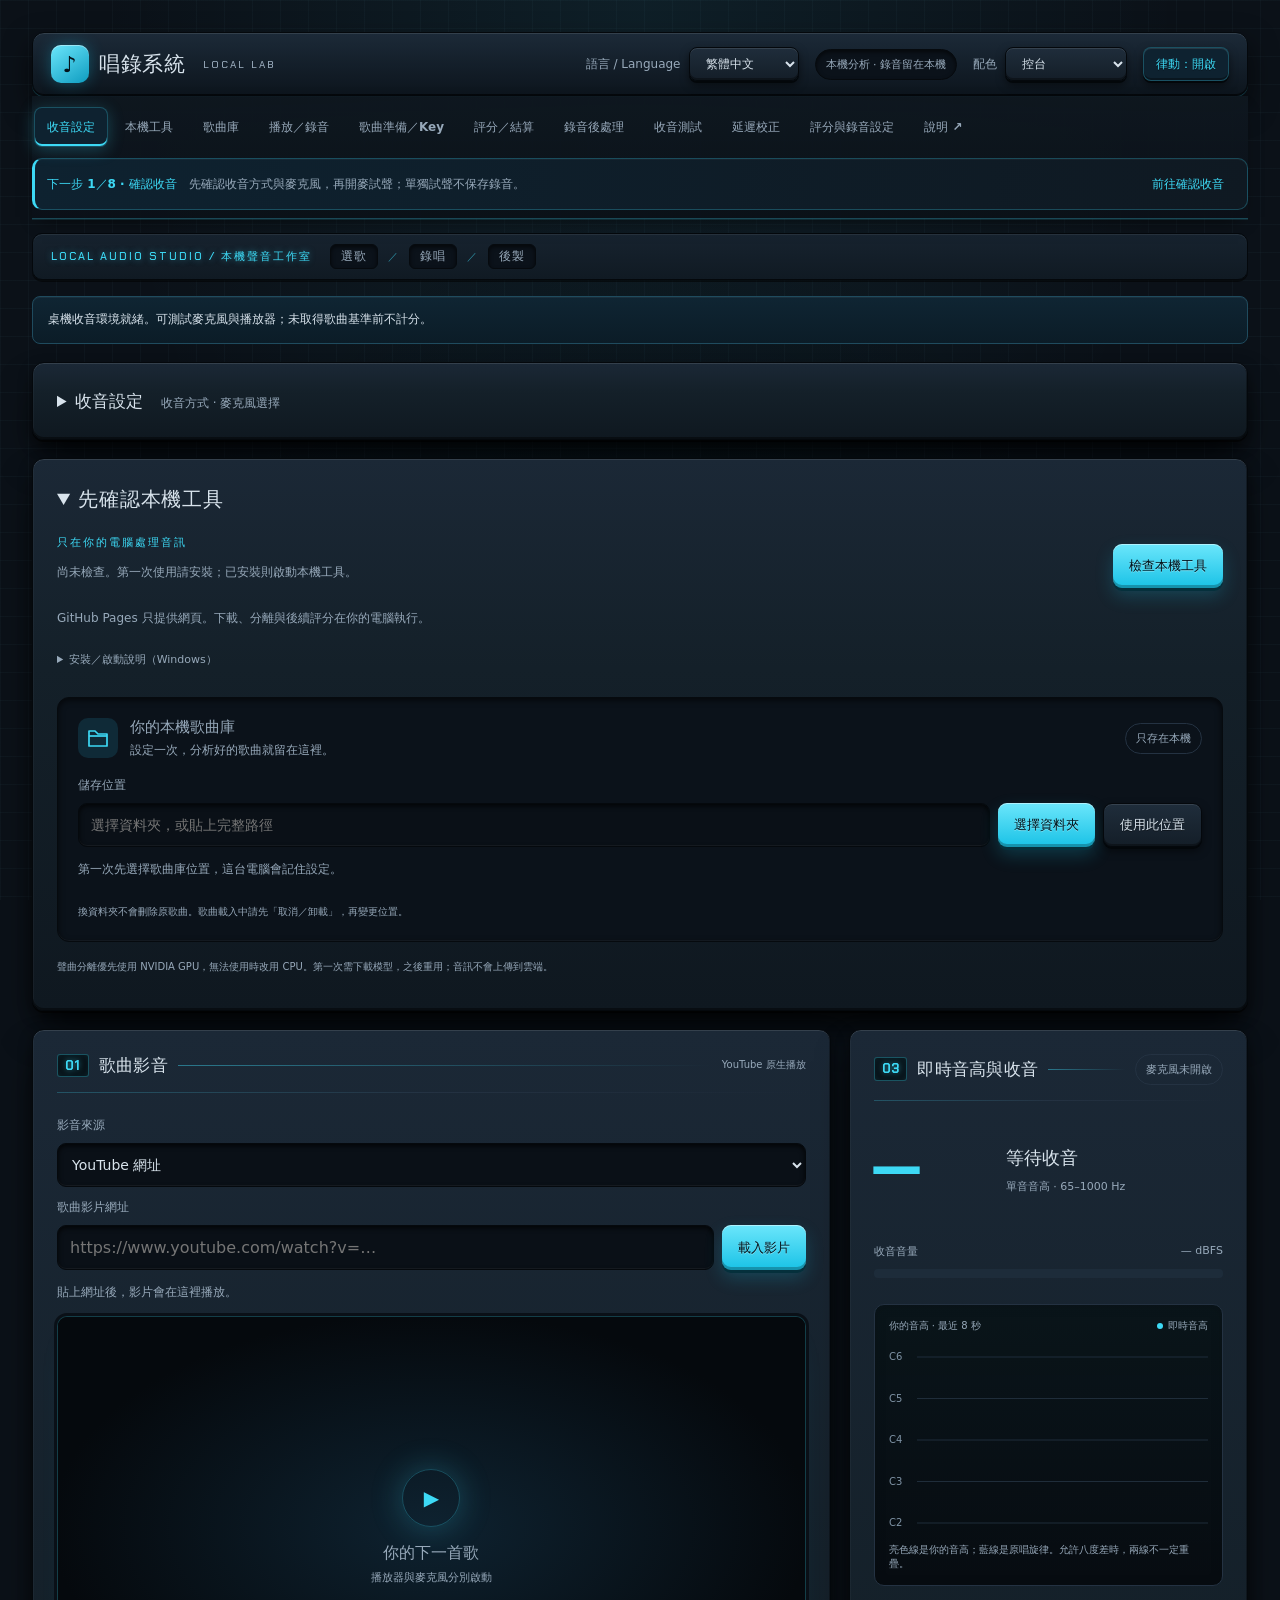
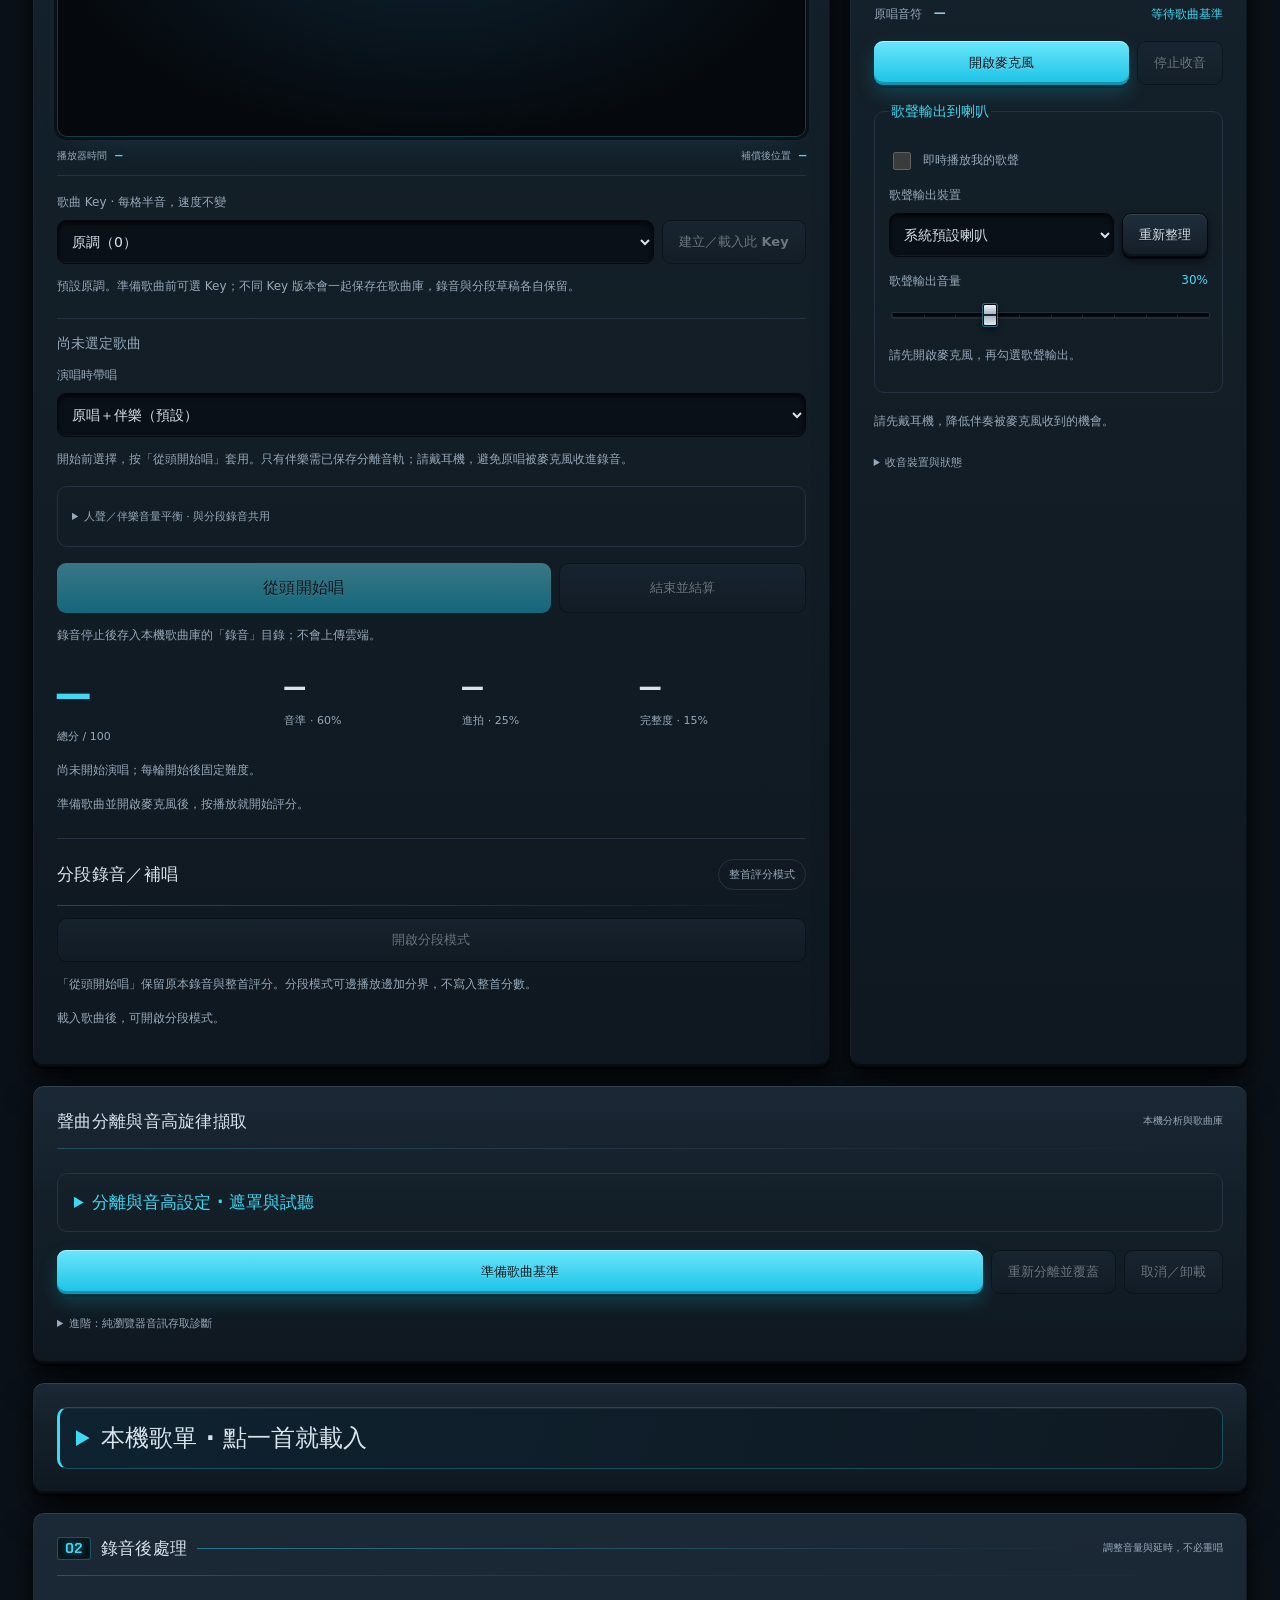
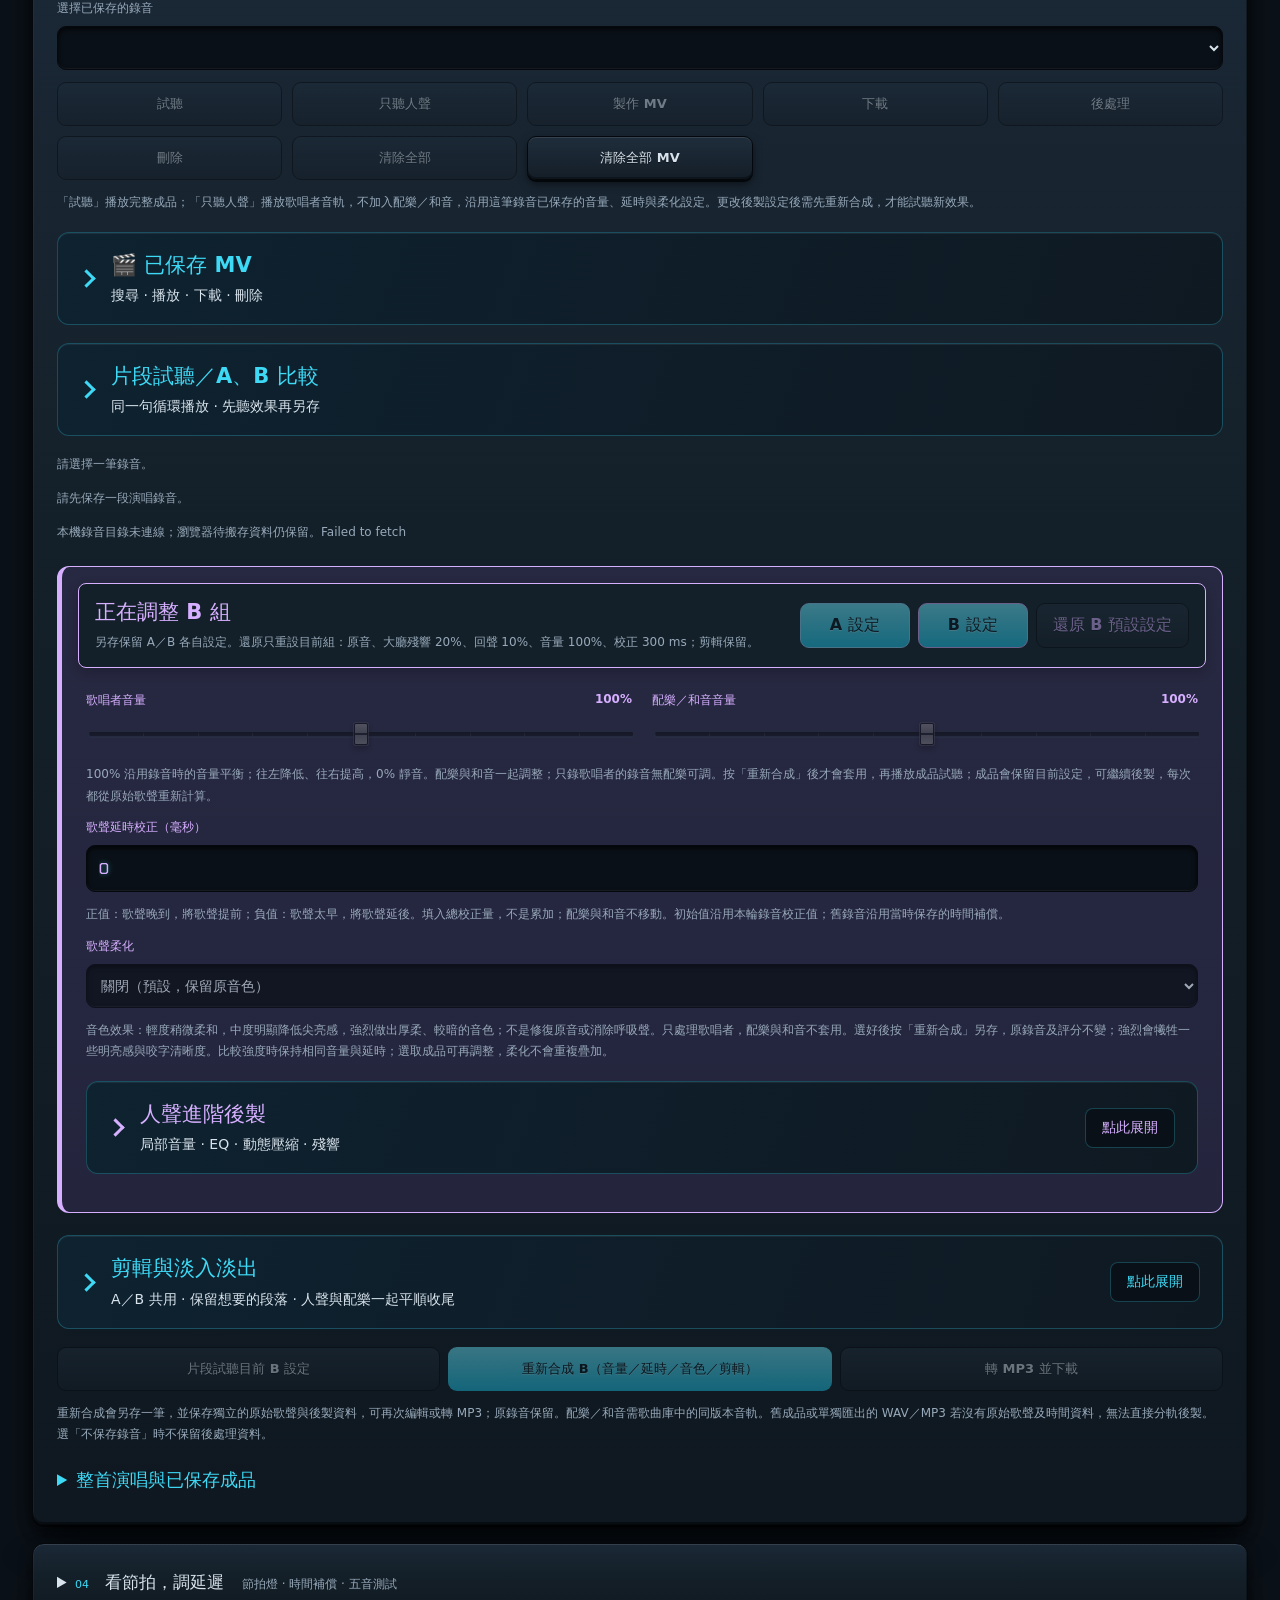
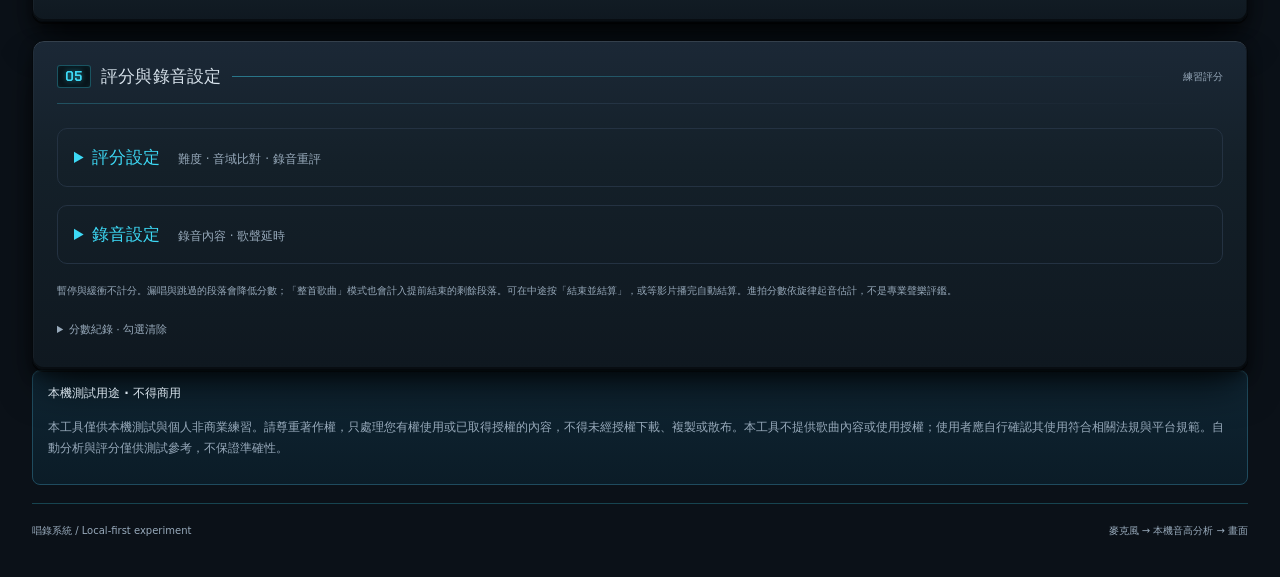
<file: index.html>
<!doctype html>
<html lang="zh-Hant">
<head>
  <meta charset="utf-8">
  <meta name="viewport" content="width=device-width, initial-scale=1, viewport-fit=cover">
  <meta name="theme-color" content="#0b1118">
  <title>唱錄系統 · 桌機本機實驗室</title>
  <link rel="stylesheet" href="style.css">
  <script type="module" src="theme.mjs"></script>
  <script type="module" src="i18n.mjs"></script>
</head>
<body>
<main>
  <header><a href="./" class="brand"><span class="brand-icon">♪</span> 唱錄系統 <small>LOCAL LAB</small></a><div class="header-controls"><label class="theme-picker language-picker" data-i18n-skip for="language-select">語言 / Language<select id="language-select" data-language-picker><option value="zh-Hant">繁體中文</option><option value="en">English</option></select></label><span class="pill">本機分析 · 錄音留在本機</span><label class="theme-picker" for="theme-select">配色<select id="theme-select"><option value="console">控台</option><option value="current">科技藍</option><option value="warm">暖色調</option></select></label><button id="motion-toggle" class="secondary" type="button" aria-pressed="true" title="開啟或關閉介面裝飾動畫">律動：開啟</button></div></header>
  <nav class="section-nav" aria-label="頁面區段導覽">
    <div class="nav-links">
      <a href="#voice-settings">收音設定</a><a href="#local-section">本機工具</a><a href="#library-panel">歌曲庫</a><a href="#player-section">播放／錄音</a><a href="#prepare-section">歌曲準備／Key</a><a href="#score-section">評分／結算</a><a href="#recording-post">錄音後處理</a>
      <a href="#voice-section">收音測試</a><a href="#timing-section">延遲校正</a><a href="#recording-section">評分與錄音設定</a><a data-language-manual href="manual.html" target="_blank" rel="noopener">說明 ↗</a>
    </div>
    <div class="nav-workflow" aria-label="錄唱下一步">
      <p id="workflow-message" role="status"><strong>1／8 確認收音</strong><span>先選收音方式與麥克風，再開麥試聲。</span></p>
      <a id="workflow-go" href="#voice-settings">前往收音設定</a>
      <button id="workflow-confirm" type="button" class="secondary" hidden>設定已確認</button>
    </div>
  </nav>
  <section class="intro studio-intro">
    <div class="intro-copy"><p class="eyebrow">LOCAL AUDIO STUDIO / 本機聲音工作室</p><h1>看著唱。<br><span>看見你的聲音。</span></h1><p>從選歌、錄唱到後製，留下屬於你的版本。<br>YouTube、本機 MV 與音檔都能唱，錄音留在你的電腦。</p><div class="studio-tags"><span>選歌</span><i aria-hidden="true">／</i><span>錄唱</span><i aria-hidden="true">／</i><span>後製</span></div></div>
    <div class="studio-art" aria-hidden="true"><svg viewBox="0 0 384 200" fill="none"><path class="signal-grid" d="M0 50H384M0 100H384M0 150H384M72 0V200M192 0V200M312 0V200"/><ellipse class="signal-orbit" cx="192" cy="100" rx="170" ry="82"/><g class="signal-bars"><rect x="36" y="94.0" width="4" height="12" rx="2"/><rect x="48" y="90.0" width="4" height="20" rx="2"/><rect x="60" y="84.0" width="4" height="32" rx="2"/><rect x="72" y="91.0" width="4" height="18" rx="2"/><rect x="84" y="76.0" width="4" height="48" rx="2"/><rect x="96" y="64.0" width="4" height="72" rx="2"/><rect x="108" y="78.0" width="4" height="44" rx="2"/><rect x="120" y="53.0" width="4" height="94" rx="2"/><rect x="132" y="40.0" width="4" height="120" rx="2"/><rect x="144" y="60.0" width="4" height="80" rx="2"/><rect x="156" y="26.0" width="4" height="148" rx="2"/><rect x="168" y="46.0" width="4" height="108" rx="2"/><rect x="180" y="18.0" width="4" height="164" rx="2"/><rect x="192" y="34.0" width="4" height="132" rx="2"/><rect x="204" y="54.0" width="4" height="92" rx="2"/><rect x="216" y="27.0" width="4" height="146" rx="2"/><rect x="228" y="45.0" width="4" height="110" rx="2"/><rect x="240" y="62.0" width="4" height="76" rx="2"/><rect x="252" y="41.0" width="4" height="118" rx="2"/><rect x="264" y="57.0" width="4" height="86" rx="2"/><rect x="276" y="73.0" width="4" height="54" rx="2"/><rect x="288" y="66.0" width="4" height="68" rx="2"/><rect x="300" y="82.0" width="4" height="36" rx="2"/><rect x="312" y="76.0" width="4" height="48" rx="2"/><rect x="324" y="88.0" width="4" height="24" rx="2"/><rect x="336" y="93.0" width="4" height="14" rx="2"/></g><path class="signal-line" d="M0 100H24L32 96L40 104L48 100H336L344 96L352 104L360 100H384"/></svg></div>
  </section>
  <div id="environment" class="notice" role="status"></div>
  <details id="voice-settings" tabindex="-1" class="card section-fold voice-settings">
    <summary>收音設定 <span class="fold-caption">收音方式 · 麥克風選擇</span></summary>
    <div class="fold-body">
      <label for="capture-mode">收音方式</label><select id="capture-mode"><option value="browser">瀏覽器收音（原有方式）</option><option value="native">本機相容收音（開麥後伴奏變小聲時使用）</option></select><p class="help">本機相容模式由這台電腦的 Python 收音，需要啟動本機工具並允許 Python 麥克風權限。聲音只送回本機瀏覽器；仍依下方錄音選項決定是否保存。切換收音方式後請重新測試延遲。</p>
      <label for="input-device">收音麥克風</label><select id="input-device"><option value="">系統預設麥克風</option></select><p class="help">第一次允許收音後可選裝置。建議先用有線耳機或 USB 麥克風測試。</p>
      <details id="recording-diagnostics-panel"><summary>錄音診斷 · 自動保存問題線索</summary>
        <label class="check-option"><input id="diagnostics-enabled" type="checkbox" checked> 錄音時自動診斷</label>
        <p class="help">開啟時，錄音前先確認本機工具可保存診斷；停止錄音後確認資料完整寫入。只在整首／分段錄音期間保存對照音訊，練唱與試聽不收集。診斷可能影響音訊時序，不代表斷音已修好。</p>
        <p id="diagnostics-status" class="status" role="status">診斷待命。</p>
        <p id="diagnostics-storage" class="help"></p>
        <div class="button-row"><button id="diagnostics-refresh" type="button" class="secondary">重新整理診斷狀態</button><button id="diagnostics-clear" type="button" class="secondary">清除所有診斷資料</button></div>
        <p class="help">只存本機，重新整理後仍保留。最多 2 GB；容量不足時停止診斷並提示，演唱錄音繼續。清除診斷不會刪除歌曲、錄音或後處理成品。</p>
      </details>
    </div>
  </details>
  <details id="local-section" tabindex="-1" class="card local-tools" aria-labelledby="local-heading" open>
    <summary><h2 id="local-heading">先確認本機工具</h2></summary>
    <div class="local-summary"><div><p class="eyebrow">只在你的電腦處理音訊</p><p id="local-status" class="help" role="status">尚未檢查。第一次使用請安裝；已安裝則啟動本機工具。</p></div><button id="local-check" type="button">檢查本機工具</button></div>
    <p id="local-detail" class="help">GitHub Pages 只提供網頁。下載、分離與後續評分在你的電腦執行。</p>
    <details id="install-guide"><summary>安裝／啟動說明（Windows）</summary>
      <ol class="install-steps">
        <li><a href="https://github.com/nilson0606/sign_record/archive/refs/heads/main.zip" target="_blank" rel="noopener noreferrer">下載本機工具包</a>，解壓縮到固定資料夾。第一次需先備妥 <a href="https://www.python.org/downloads/release/python-31210/" target="_blank" rel="noopener noreferrer">Python 3.12</a>、<a href="https://nodejs.org/en/download" target="_blank" rel="noopener noreferrer">Node.js 22 以上</a> 與 <a href="https://ffmpeg.org/download.html" target="_blank" rel="noopener noreferrer">FFmpeg</a>。</li>
        <li>在該資料夾開啟 PowerShell，第一次執行：<code>powershell -NoProfile -ExecutionPolicy Bypass -File .\setup-local.ps1</code>工具與模型會安裝在本機，不會上傳你的音訊。</li>
        <li>每次重開機後啟動：<code>powershell -NoProfile -ExecutionPolicy Bypass -File .\start-local.ps1</code>回到此頁點「檢查本機工具」。如果瀏覽器詢問本機網路存取，請允許。</li>
      </ol>
      <p class="help">重開機不會移除安裝。只有關閉本機工具、重開機後未啟動，或連線權限被拒絕時，需要重新連線。Windows 重設／重灌後可能需要重建。</p>
    </details>
    <section class="library-location" aria-labelledby="library-location-heading">
      <div class="library-location-heading"><span class="folder-icon" aria-hidden="true"><svg width="24" height="24" viewBox="0 0 24 24" fill="none" stroke="currentColor" stroke-width="1.7" stroke-linejoin="round"><path d="M3 7V5h6l3 3h9v12H3V7Z"/><path d="M3 10h18"/></svg></span><div><h3 id="library-location-heading">你的本機歌曲庫</h3><p>設定一次，分析好的歌曲就留在這裡。</p></div><span class="pill">只存在本機</span></div>
      <label for="library-path">儲存位置</label>
      <div class="library-path-row"><input id="library-path" type="text" placeholder="選擇資料夾，或貼上完整路徑" autocomplete="off" spellcheck="false"><button id="library-choose" type="button">選擇資料夾</button><button id="library-use-path" type="button" class="secondary">使用此位置</button></div>
      <div class="library-location-feedback"><p id="library-location-status" class="status" role="status">第一次先選擇歌曲庫位置，這台電腦會記住設定。</p><button id="library-cancel-pick" type="button" class="secondary" hidden>取消資料夾選擇</button></div>
      <p class="footnote">換資料夾不會刪除原歌曲。歌曲載入中請先「取消／卸載」，再變更位置。</p>
    </section>
    <p class="footnote">聲曲分離優先使用 NVIDIA GPU，無法使用時改用 CPU。第一次需下載模型，之後重用；音訊不會上傳到雲端。</p>
  </details>
  <div class="layout">
    <section id="player-section" tabindex="-1" class="card source-card">
      <div class="section-top"><h2><span class="step">01</span> 歌曲影音</h2><span id="source-description" class="subtle">YouTube 原生播放</span></div>
      <label for="source-kind">影音來源</label><select id="source-kind"><option value="youtube">YouTube 網址</option><option value="local">本機 MV</option><option value="audio">本機音檔（MP3／WAV）</option></select>
      <form id="song-form"><label for="url">歌曲影片網址</label><div class="input-row"><input id="url" type="url" placeholder="https://www.youtube.com/watch?v=…" required autocomplete="off"><button type="submit">載入影片</button></div></form>
      <div id="local-media-controls" hidden>
        <label for="local-media-file">選擇本機 MV</label><input id="local-media-file" type="file" accept=".mp4,.m4v,.mov,.mkv,.webm"><input id="local-media-id" type="hidden">
        <p id="local-media-help" class="help">MP4／MOV／MKV／WebM，最多 2 GB、15 分鐘。影片副本保存在歌曲庫的 .local-mv 資料夾，原檔保留，不上傳雲端；必要時自動轉為 MP4。</p>
        <label for="local-media-saved">已匯入的 MV</label><select id="local-media-saved"><option value="">選擇已匯入的 MV</option></select>
        <div class="button-row"><button id="local-media-load" type="button">載入 MV</button><button id="local-media-refresh" type="button" class="secondary">重新整理</button><button id="local-media-cancel" type="button" class="secondary" hidden>取消匯入</button></div>
        <p id="local-media-status" class="status" role="status">選擇檔案後，可用相同流程準備基準、評分、分段、錄音與升降 Key。</p>
      </div>
      <p id="player-status" class="status" role="status">貼上網址後，影片會在這裡播放。</p>
      <div class="video-shell"><div id="video-placeholder"><span>▶</span><p>你的下一首歌</p><small>播放器與麥克風分別啟動</small></div><div id="player"></div><video id="local-video" controls playsinline preload="metadata" crossorigin="anonymous" hidden></video><div id="local-audio-panel" hidden><div class="local-audio-art" aria-hidden="true"><svg viewBox="0 0 384 200" fill="none"><path class="signal-grid" d="M0 50H384M0 100H384M0 150H384M72 0V200M192 0V200M312 0V200"/><ellipse class="signal-orbit" cx="192" cy="100" rx="170" ry="82"/><g class="signal-bars"><rect x="36" y="94.0" width="4" height="12" rx="2"/><rect x="48" y="90.0" width="4" height="20" rx="2"/><rect x="60" y="84.0" width="4" height="32" rx="2"/><rect x="72" y="91.0" width="4" height="18" rx="2"/><rect x="84" y="76.0" width="4" height="48" rx="2"/><rect x="96" y="64.0" width="4" height="72" rx="2"/><rect x="108" y="78.0" width="4" height="44" rx="2"/><rect x="120" y="53.0" width="4" height="94" rx="2"/><rect x="132" y="40.0" width="4" height="120" rx="2"/><rect x="144" y="60.0" width="4" height="80" rx="2"/><rect x="156" y="26.0" width="4" height="148" rx="2"/><rect x="168" y="46.0" width="4" height="108" rx="2"/><rect x="180" y="18.0" width="4" height="164" rx="2"/><rect x="192" y="34.0" width="4" height="132" rx="2"/><rect x="204" y="54.0" width="4" height="92" rx="2"/><rect x="216" y="27.0" width="4" height="146" rx="2"/><rect x="228" y="45.0" width="4" height="110" rx="2"/><rect x="240" y="62.0" width="4" height="76" rx="2"/><rect x="252" y="41.0" width="4" height="118" rx="2"/><rect x="264" y="57.0" width="4" height="86" rx="2"/><rect x="276" y="73.0" width="4" height="54" rx="2"/><rect x="288" y="66.0" width="4" height="68" rx="2"/><rect x="300" y="82.0" width="4" height="36" rx="2"/><rect x="312" y="76.0" width="4" height="48" rx="2"/><rect x="324" y="88.0" width="4" height="24" rx="2"/><rect x="336" y="93.0" width="4" height="14" rx="2"/></g><path class="signal-line" d="M0 100H24L32 96L40 104L48 100H336L344 96L352 104L360 100H384"/></svg></div><p class="eyebrow">LOCAL AUDIO / 本機音檔</p><h3 id="local-audio-title" data-i18n-user></h3><p class="help">預設聲波畫面 · 可整首演唱或分段錄製</p><audio id="local-audio" controls preload="metadata" crossorigin="anonymous" aria-label="本機音檔播放器"></audio></div></div>
      <div class="clock-row"><span>播放器時間 <b id="player-time">—</b></span><span>補償後位置 <b id="aligned-time">—</b></span></div>
      <div class="song-key-control">
        <label for="song-key">歌曲 Key · 每格半音，速度不變</label>
        <div class="input-row"><select id="song-key"><option value="-12">降 12 Key</option><option value="-11">降 11 Key</option><option value="-10">降 10 Key</option><option value="-9">降 9 Key</option><option value="-8">降 8 Key</option><option value="-7">降 7 Key</option><option value="-6">降 6 Key</option><option value="-5">降 5 Key</option><option value="-4">降 4 Key</option><option value="-3">降 3 Key</option><option value="-2">降 2 Key</option><option value="-1">降 1 Key</option><option value="0" selected>原調（0）</option><option value="1">升 1 Key</option><option value="2">升 2 Key</option><option value="3">升 3 Key</option><option value="4">升 4 Key</option><option value="5">升 5 Key</option><option value="6">升 6 Key</option><option value="7">升 7 Key</option><option value="8">升 8 Key</option><option value="9">升 9 Key</option><option value="10">升 10 Key</option><option value="11">升 11 Key</option><option value="12">升 12 Key</option></select><button id="song-key-apply" type="button" class="secondary" disabled>建立／載入此 Key</button></div>
        <p id="song-key-status" class="help" role="status">預設原調。準備歌曲前可選 Key；不同 Key 版本會一起保存在歌曲庫，錄音與分段草稿各自保留。</p>
      </div>
      <div id="segment-player-tools" hidden>
        <div id="segment-transport" class="button-row" role="group" aria-label="影片播放與分段"><button id="segment-play" type="button" class="secondary">播放／暫停影片</button><button id="segment-split" type="button">在此分段</button><button id="segment-undo" type="button" class="secondary">復原分界</button></div>
      </div>
      <section id="score-section" class="player-session" tabindex="-1" aria-label="演唱控制與分數">
    <p id="result-title" class="score-title">尚未選定歌曲</p>
    <div class="whole-guide-control"><label for="sing-guide-mode">演唱時帶唱</label><select id="sing-guide-mode"><option value="original" selected>原唱＋伴樂（預設）</option><option value="backing">只有伴樂／和音</option></select><p class="help">開始前選擇，按「從頭開始唱」套用。只有伴樂需已保存分離音軌；請戴耳機，避免原唱被麥克風收進錄音。</p></div>
    <details id="recording-balance" class="whole-guide-control"><summary>人聲／伴樂音量平衡 · 與分段錄音共用</summary>
      <label class="check-option"><input id="recording-manual" type="checkbox">手動設定比例＋自動微調</label>
      <p id="recording-balance-help" class="help">未勾選：自動平衡歌唱者與配樂／和音。勾選後使用你設定的音量，系統只做小幅修正。</p>
      <div class="recording-levels"><div><label for="recording-voice-level">歌唱者音量 <output id="recording-voice-value">70%</output></label><input id="recording-voice-level" type="range" min="0" max="200" value="70" disabled></div><div><label for="recording-backing-level">配樂／和音音量 <output id="recording-backing-value">30%</output></label><input id="recording-backing-level" type="range" min="0" max="200" value="30" disabled></div></div>
      <p id="recording-balance-status" class="help" role="status">自動平衡 · 平滑調整音量，低音量或未偵測到穩定歌聲時不自動增強麥克風。只影響錄音，不影響評分；每輪開始前設定。</p>
    </details>
    <div class="button-row score-actions"><button id="sing-start" disabled type="button">從頭開始唱</button><button id="finish-song" disabled type="button" class="secondary">結束並結算</button></div>
    <p id="recording-status" class="status" role="status">錄音停止後存入本機歌曲庫的「錄音」目錄；不會上傳雲端。</p>
    <div id="recording-rescue" hidden></div>
    <section id="recording-review" hidden aria-labelledby="recording-review-heading">
      <h3 id="recording-review-heading">整首錄音 · 待確認</h3>
      <p class="help">只顯示目前載入歌曲版本與 Key 的待確認錄音；切回其他歌曲即可查看該曲錄音。錄音已自動保留，重新整理後仍在。先試聽，滿意再加入錄音後處理；不滿意可刪除此版。</p>
      <label for="recording-review-take">待確認版本</label><select id="recording-review-take"></select>
      <label for="recording-review-mode">試聽內容</label><select id="recording-review-mode"><option value="mix" selected>人聲＋伴樂／和音</option><option value="voice">純人聲</option></select>
      <p class="help">純人聲直接播放這一版錄到的人聲原檔；加入伴樂時才套用混音比例與歌聲校正。</p>
      <div class="button-row"><button id="recording-review-listen" type="button" class="secondary">試聽這一版</button><button id="recording-review-save" type="button">存到錄音後處理</button><button id="recording-review-delete" type="button" class="secondary">刪除此版</button></div>
      <div class="button-row"><button id="recording-review-delete-song" type="button" class="secondary">刪除這首全部待確認錄音</button></div>
      <p class="help">依上方選取的歌曲與 Key 清除；分段錄音與已存到錄音後處理的成品保留。</p>
      <audio id="recording-review-audio" controls hidden aria-label="待確認整首錄音試聽"></audio>
    </section>
    <p id="recording-review-status" class="status recording-action-result" role="status" hidden></p>
    <div class="score-grid"><div class="total"><strong id="total-score">—</strong><span>總分 / 100</span></div><div><strong id="pitch-score">—</strong><span>音準 · 60%</span></div><div><strong id="rhythm-score">—</strong><span>進拍 · 25%</span></div><div><strong id="coverage-score">—</strong><span>完整度 · 15%</span></div></div>
    <p id="take-difficulty" class="help" aria-live="polite">尚未開始演唱；每輪開始後固定難度。</p>
    <p id="score-status" class="status" role="status">準備歌曲並開啟麥克風後，按播放就開始評分。</p>
      </section>
      <section id="segment-section" class="segment-section" aria-labelledby="segment-heading">
        <div class="section-top"><h3 id="segment-heading">分段錄音／補唱</h3><span id="segment-mode-label" class="badge">整首評分模式</span></div>
        <div class="button-row"><button id="segment-open" type="button" class="secondary" disabled>開啟分段模式</button><button id="segment-whole" type="button" class="secondary" hidden>回整首評分</button></div>
        <p class="help">「從頭開始唱」保留原本錄音與整首評分。分段模式可邊播放邊加分界，不寫入整首分數。</p>
        <div id="segment-tools" hidden>
          <p id="segment-song" class="preview-source"></p>
          <div class="button-row"><button id="segment-merge-all" type="button" class="secondary">合併為一段</button></div>
          <p class="help">復原保留最近 40 次調整；沒有更早紀錄時，繼續按會從最後一道分界往前移除，直到剩一整段。原始錄音保留；合併不同演唱版本後需重新挑選。</p>
          <label for="segment-seek">歌曲位置 <output id="segment-position">00:00.000</output></label><input id="segment-seek" type="range" min="0" max="1" step="0.01" value="0">
          <div id="segment-timeline" class="segment-timeline" aria-label="歌曲段落與可拖曳分界"></div>
          <label for="segment-part">要錄製或補唱的段落</label><select id="segment-part"></select>
          <details id="segment-boundary-panel"><summary>調整分界時間／段落名稱</summary>
          <div class="segment-fields"><label>段落名稱<input id="segment-name" maxlength="80" type="text"></label><label>分界微調<select id="segment-boundary"></select></label></div>
          <div class="segment-fields"><label>分界時間（mm:ss.sss）<input id="segment-boundary-time" type="text" inputmode="decimal" value="00:00.000"></label><label>調整步距<select id="segment-step"><option value="0.1">0.1 秒</option><option value="1">1 秒</option></select></label></div>
          <div class="button-row"><button id="segment-earlier" type="button" class="secondary">提前</button><button id="segment-later" type="button" class="secondary">延後</button><button id="segment-boundary-play" type="button" class="secondary">試聽分界 ±3 秒</button><button id="segment-merge" type="button" class="secondary">移除分界</button></div>
          <p class="help">拖曳時間軸的分界線或輸入精確時間；相鄰兩段會一起更新。更改分界不會裁掉原始錄音。</p>
          </details>
          <details id="segment-record-settings"><summary>起唱與尾音設定 · 預設提前 5 秒／尾音 2 秒</summary>
          <div class="segment-fields"><label>提前播放（秒，0～60）<input id="segment-preroll" type="number" min="0" max="60" step="1" value="5" required></label><label>尾音餘量<select id="segment-tail"><option value="1">1 秒</option><option value="2" selected>2 秒</option><option value="3">3 秒</option></select></label></div>
          <p class="help">可輸入較長的準備秒數；若段落前不足指定時間，就從歌曲開頭播放。</p>
          </details>
          <label for="segment-guide-mode">錄音時帶唱</label><select id="segment-guide-mode"><option value="original" selected>原唱＋伴樂（預設）</option><option value="backing">只有伴樂／和音</option></select>
          <div class="button-row"><button id="segment-loop" type="button" class="secondary" aria-pressed="false">循環練唱本段</button><button id="segment-record" type="button">錄這一段</button><button id="segment-stop" type="button" class="secondary" disabled>停止／保存本段</button></div>
        </div>
        <p id="segment-status" class="status" role="status">載入歌曲後，可開啟分段模式。</p>
      </section>
    </section>
    <aside id="segment-side" class="card segment-section" aria-labelledby="segment-side-heading" hidden>
          <div class="section-top"><h2 id="segment-side-heading">挑選版本與試合</h2><span class="badge">分段成品</span></div>
          <p id="segment-selected-summary" class="preview-source" aria-live="polite"></p>
          <details id="segment-balance-panel"><summary>人聲／伴樂音量平衡 · 與從頭開始唱共用</summary>
          <label class="check-option"><input id="segment-manual" type="checkbox">手動設定比例＋自動微調</label>
          <p id="segment-balance-help" class="help"></p>
          <div class="recording-levels"><div><label for="segment-voice-level">歌唱者音量 <output id="segment-voice-value">70%</output></label><input id="segment-voice-level" type="range" min="0" max="200" value="70" disabled></div><div><label for="segment-backing-level">配樂／和音音量 <output id="segment-backing-value">30%</output></label><input id="segment-backing-level" type="range" min="0" max="200" value="30" disabled></div></div>
          <p class="help">單段試聽與完整試合都先完成混音，再播放音檔。調整音量後會重新混音，完成後接續目前位置播放。滿意後按「存到錄音後處理」，不必重錄。純人聲原檔試聽不套用音量調整。</p>
          </details>
          <details id="segment-versions-panel" open><summary>挑選本段演唱版本</summary>
          <div class="button-row"><button id="segment-refresh" type="button" class="secondary">重新讀取錄音版本</button><button id="segment-save" type="button" class="secondary">保存草稿</button></div>
          <label for="segment-take">本段採用的演唱版本</label><select id="segment-take"></select>
          <p id="segment-take-count" class="help" aria-live="polite">只列出本段錄音，可重錄多次，沒有三次上限。</p>
          <label for="segment-take-mode-selected">試聽內容</label><select id="segment-take-mode-selected"><option value="mix" selected>人聲＋伴樂／和音</option><option value="voice">純人聲</option></select>
          <p class="help">純人聲直接播放這一版錄到的人聲原檔；加入伴樂時才套用混音比例與歌聲校正。</p>
          <div class="button-row"><button id="segment-listen-selected" type="button" class="secondary" disabled>試聽選用版本</button><button id="segment-delete-selected" type="button" class="secondary" disabled>刪除此版錄音</button></div>
          <p id="segment-take-info" class="help"></p>
          <audio id="segment-take-audio" controls hidden aria-label="本段錄音試聽"></audio>
          </details>
          <p id="segment-coverage" class="help"></p>
          <details id="segment-output-panel" open><summary>試合完整一版／滿意後保存 · 預設人聲＋伴樂，300 ms</summary>
          <p class="help">依每個段落目前選用的錄音版本試合；換選版本後，請重新試合。</p>
          <div class="segment-fields"><label>試合內容<select id="segment-output"><option value="mix" selected>人聲＋伴樂／和音</option><option value="voice">純人聲</option></select></label><label>歌聲校正（ms）<input id="segment-delay" type="number" min="-2000" max="2000" step="10" value="300"></label></div>
          <details id="segment-original-panel"><summary>原唱加入區間 <span id="segment-original-count">（未設定）</span></summary>
          <p class="help">用歌曲時間設定多個區間，每段可選一起唱或只用原唱。區間外保留你的錄音，伴奏照常；僅套用「人聲＋伴樂／和音」的完整試合，純人聲仍保留你的收音。</p>
          <div id="segment-original-ranges" class="original-vocal-ranges"></div>
          <div class="segment-fields"><label>開始（分:秒）<input id="segment-original-start" type="text" value="00:00.000" placeholder="00:20.000"></label><label>結束（分:秒）<input id="segment-original-end" type="text" value="00:05.000" placeholder="00:30.000"></label></div>
          <label>區間人聲<select id="segment-original-mode"><option value="duet">原唱＋我的錄音</option><option value="original">只用原唱</option></select></label>
          <div class="button-row"><button id="segment-original-current" type="button" class="secondary">填入目前段落時間</button><button id="segment-original-add" type="button">新增原唱區間</button></div>
          <p id="segment-original-help" class="help">設定隨本歌曲草稿保存；調整後請重新試合。</p>
          </details>
          <label class="check-option"><input id="segment-allow-gaps" type="checkbox">允許未錄範圍保留靜音</label>
          <div class="button-row"><button id="segment-compose" type="button">試合完整一版</button><button id="segment-join" type="button" class="secondary">試合並聽本段接合</button></div>
          <audio id="segment-audio" controls hidden preload="metadata"></audio>
          <div class="button-row"><button id="segment-export" type="button" class="secondary" disabled>存到錄音後處理</button><button id="segment-download" type="button" class="secondary" disabled>下載試合 WAV</button></div>
          <p class="help">單段錄音保存在分段區，試合只供暫存試聽，兩者都不加入錄音後處理。滿意後按「存到錄音後處理」，才保存完整成品供後製及 A/B。試合可加伴樂，校正預設 300 ms；原始分段錄音保留。</p>
          <div class="segment-clear"><button id="segment-delete-song-takes" type="button" class="secondary" disabled>清除此歌曲的所有分段錄音</button><p id="segment-clear-result" class="status recording-action-result" role="status" hidden></p><p class="help">只刪除目前歌曲的各段錄音版本。段落分界、其他歌曲、整首錄音與錄音後處理中的已存成品都保留。</p></div>
          </details>
    </aside>
    <section id="voice-section" tabindex="-1" class="card voice-card">
      <div class="section-top"><h2><span class="step">03</span> 即時音高與收音</h2><span id="mic-badge" class="badge">麥克風未開啟</span></div>
      <div class="pitch-value"><span id="note">—</span><div><strong id="frequency">等待收音</strong><small id="cents">單音音高 · 65–1000 Hz</small></div></div>
      <div class="level-label"><span>收音音量</span><span id="level-text">— dBFS</span></div><meter id="level" min="0" max="1" value="0" aria-label="麥克風音量"></meter>
      <div class="graph"><div class="graph-heading"><span>你的音高 · 最近 8 秒</span><span class="legend"><i></i> 即時音高</span></div><canvas id="pitch-chart" aria-label="最近八秒的麥克風音高曲線"></canvas><p>亮色線是你的音高；藍線是原唱旋律。允許八度差時，兩線不一定重疊。</p></div>
      <div class="target-line">原唱音符 <strong id="target-note">—</strong><span id="live-feedback">等待歌曲基準</span></div>
      <div class="button-row"><button id="mic-start" type="button">開啟麥克風</button><button id="mic-stop" class="secondary" type="button" disabled>停止收音</button></div>
      <fieldset id="voice-output"><legend>歌聲輸出到喇叭</legend>
        <label class="check-option"><input id="voice-output-enabled" type="checkbox" disabled>即時播放我的歌聲</label>
        <label for="voice-output-device">歌聲輸出裝置</label>
        <div class="input-row"><select id="voice-output-device"><option value="">系統預設喇叭</option></select><button id="voice-output-refresh" type="button" class="secondary">重新整理</button></div>
        <label for="voice-output-volume">歌聲輸出音量 <output id="voice-output-volume-value">30%</output></label>
        <input id="voice-output-volume" type="range" min="0" max="100" step="1" value="30">
        <p id="voice-output-status" class="help" role="status">請先開啟麥克風，再勾選歌聲輸出。</p>
      </fieldset>
      <p id="mic-status" class="status" role="status">請先戴耳機，降低伴奏被麥克風收到的機會。</p>
      <details><summary>收音裝置與狀態</summary><pre id="device">授權後才會顯示裝置資訊。</pre></details>
    </section>
    <section id="prepare-section" tabindex="-1" class="card prepare-card">
      <div class="section-top"><h2>聲曲分離與音高旋律擷取</h2><span class="subtle">本機分析與歌曲庫</span></div>
      <details id="prepare-settings" class="settings-fold" tabindex="-1"><summary>分離與音高設定 · 遮罩與試聽</summary>
        <div class="preset-heading"><h3>新歌預設設定</h3><span class="pill">可展開進階設定調整</span></div>
        <dl class="preparation-preset">
          <div><dt>分析範圍</dt><dd>完整歌曲，最長 15 分鐘</dd></div>
          <div><dt>基準音高擷取</dt><dd>RMVPE</dd></div>
          <div><dt>聲曲分離模型</dt><dd>Demucs／htdemucs</dd></div>
          <div><dt>處理流程</dt><dd>單次分離</dd></div>
          <div><dt>分離模式</dt><dd>人聲／伴奏分離</dd></div>
          <div><dt>分離音軌</dt><dd>保留人聲、伴奏，供本機試聽</dd></div>
        </dl>
        <p class="help">未調整時沿用以上預設。按「準備歌曲基準」套用目前選項，變更模型／模式會另存歌曲版本；「重新分離並覆蓋」與「補建試聽音軌」沿用已載入版本。下方會顯示目前試聽來源。</p>
        <details id="preparation-advanced" class="post-effects">
          <summary><strong>進階分離設定 · 展開可調整</strong><span id="preparation-summary" class="help"></span></summary>
          <fieldset id="preparation-fields"><legend>準備歌曲時使用</legend>
          <div class="field-grid">
            <label>分析範圍<select id="clip-seconds"><option value="0">完整歌曲（最長 15 分鐘，預設）</option><option value="15">先試前 15 秒</option><option value="30">先試前 30 秒</option><option value="60">先試前 60 秒</option></select></label>
            <label>基準音高擷取<select id="pitch-method"><option value="rmvpe" selected>RMVPE（預設）</option><option value="yin">YIN（原有方式）</option></select></label>
            <label>聲曲分離模型<select id="separation-model"><option value="demucs" selected>Demucs／htdemucs（預設）</option><option value="bs-roformer">BS-RoFormer／Viperx 1297</option><option value="mel-roformer">Mel-Band RoFormer／Kim 人聲</option></select></label>
            <label>處理流程<select id="separation-method"><option value="single" selected>單次分離（預設）</option><option value="residual">伴奏二次分離＋反向相減</option></select></label>
            <label>分離模式<select id="vocal-mode"><option value="all" selected>人聲／伴奏分離（預設）</option><option value="lead">主唱／和音分離（伴樂保留原唱和音）</option></select></label>
          </div>
          <label><input id="keep-preview" type="checkbox" checked> 保留分離音軌（試聽、只有伴樂與錄音合成需要）</label>
          <p class="help">想在「只有伴樂」時保留原唱的和音，選「主唱／和音分離」並保留音軌，再按「準備歌曲基準」。只有人聲／伴奏的舊歌需要建立這個新版本；已有主唱／和音版本可直接載入。分離模型可能誤判，先試聽主唱與和音確認。</p>
          <button id="preparation-reset" type="button" class="secondary">還原分離預設</button>
          </fieldset>
        </details>
      <section id="preview-panel" class="settings-subsection" tabindex="-1" aria-labelledby="preview-heading"><h3 id="preview-heading">分離結果試聽</h3><p id="preview-source" class="preview-source" aria-live="polite">尚未載入試聽版本。</p>
        <p class="help">準備歌曲時會保留試聽音軌。試聽會暫停 YouTube，不參與評分；音檔只在本機。</p>
        <div class="button-row"><button id="preview-vocals" class="secondary" disabled>試聽人聲</button><button id="preview-accompaniment" class="secondary" disabled>試聽伴奏</button></div>
        <div class="button-row" id="lead-preview-buttons" hidden><button id="preview-lead" class="secondary" disabled>試聽主唱</button><button id="preview-backing" class="secondary" disabled>試聽和音</button></div>
        <audio id="stem-audio" controls preload="none" hidden></audio><p id="preview-status" class="status" role="status">請先載入歌曲，才能查看試聽音軌。</p><button id="preview-build" class="secondary" type="button" hidden>補建試聽音軌</button>
      </section>
      <section id="mask-panel" class="settings-subsection" tabindex="-1" aria-labelledby="mask-heading"><h3 id="mask-heading">不計分區間遮罩（選用）</h3>
        <p class="help">載入歌曲基準後，可用播放器定位樂器或誤判段落。遮罩內顯示「休息」，不計音準、進拍或完整度，也不會跳過或靜音影片。預設沒有遮罩。</p>
        <p id="mask-song" class="help">尚未載入歌曲基準。</p>
        <div class="mask-times"><div><label for="mask-start">起點（秒或 分:秒）</label><input id="mask-start" type="text" inputmode="decimal" placeholder="例如 0:32.5"><button id="mask-mark-start" type="button" class="secondary" disabled>目前位置設為起點</button></div><div><label for="mask-end">終點（秒或 分:秒）</label><input id="mask-end" type="text" inputmode="decimal" placeholder="例如 0:48"><button id="mask-mark-end" type="button" class="secondary" disabled>目前位置設為終點</button></div></div>
        <div class="button-row mask-actions"><button id="mask-add" type="button" disabled>新增並保存遮罩</button><button id="mask-clear" type="button" class="secondary" disabled>清除全部遮罩</button></div>
        <ul id="mask-list" class="mask-list"></ul><p id="mask-status" class="status" role="status">請先載入歌曲基準。</p>
        <p class="footnote">遮罩自動保存於本機歌曲庫，不需重新分離；同一影片、同一分析範圍的所有模型共用。重疊或相連區間會合併，每輪演唱開始後固定。區間起點包含、終點不包含，以基準音高格判定（通常 0.1 秒）。</p>
      </section>
      </details>
      <div class="button-row prepare-buttons"><button id="prepare-song" type="button">準備歌曲基準</button><button id="rebuild-song" class="secondary" type="button" disabled>重新分離並覆蓋</button><button id="cancel-song" class="secondary" type="button" disabled>取消／卸載</button></div>
      <div id="prepare-progress-panel" class="prepare-progress-panel" hidden>
        <ol id="prepare-steps" class="prepare-steps"><li>取得音訊</li><li>聲曲分離</li><li id="residual-step" hidden>伴奏二次分離</li><li id="subtract-step" hidden>反向相減</li><li id="lead-step" hidden>主唱／和音</li><li>建立基準</li><li>可開始唱</li></ol>
        <div class="progress-heading"><span id="prepare-progress-label" role="status">正在準備…</span><span id="prepare-device">本機處理</span></div>
        <progress id="prepare-progress" max="100" aria-labelledby="prepare-progress-label"></progress>
      </div>
      <p id="prepare-status" class="status" role="status"></p>
      <details><summary>進階：純瀏覽器音訊存取診斷</summary>
      <h3>歌曲音訊存取診斷</h3><p class="help">實際測試瀏覽器能否讀取 YouTube 頁面與音訊串流。不使用轉檔網站或代理伺服器。</p>
      <button id="probe" class="secondary" type="button">測試此網址的音訊存取</button>
      <ol id="probe-log" class="log" aria-live="polite"><li>尚未測試。可播放影片 ≠ 可讀取影片音訊。</li></ol>
      <p class="footnote">通過存取測試仍不代表已完成音訊解碼、人聲分離或旋律擷取。</p>
      </details>
    </section>
    <section id="library-section" class="card library-card" aria-label="本機歌曲庫">
      <details id="library-panel" tabindex="-1"><summary>本機歌單 · 點一首就載入</summary>
        <button id="library-refresh" class="secondary">重新整理歌曲庫</button><p id="library-status" class="status">啟動本機工具後可查看已保存歌曲。</p>
        <label for="library-search">搜尋本機歌單</label>
        <div class="library-search-row">
          <input id="library-search" type="search" placeholder="輸入歌名或歌手關鍵字" autocomplete="off" aria-controls="library-list" aria-describedby="library-search-status">
          <button id="library-search-clear" type="button" class="secondary" disabled>清除搜尋</button>
        </div>
        <p id="library-search-status" class="status" role="status" hidden></p>
        <ul id="library-list" class="library-list"></ul>
        <p class="footnote">刪除會移除這首歌的本機基準與試聽音軌，不影響演唱成績。完整歌曲與不同長度的片段分開保存。</p>
      </details>
    </section>
  <section id="recording-post" class="card" tabindex="-1" aria-labelledby="post-heading">
    <div class="section-top"><h2 id="post-heading"><span class="step">02</span> 錄音後處理</h2><span class="subtle">調整音量與延時，不必重唱</span></div>
    <label for="post-recording">選擇已保存的錄音</label><select id="post-recording"><option value="">尚無錄音</option></select>
    <div id="selected-recording-actions" class="button-row" aria-label="選取錄音的操作">
      <button id="selected-recording-preview" type="button" class="secondary" disabled>試聽</button>
      <button id="selected-recording-voice" type="button" class="secondary" disabled aria-describedby="post-preview-help">只聽人聲</button>
      <button id="selected-recording-mv" type="button" class="secondary" disabled>製作 MV</button>
      <button id="selected-recording-download" type="button" class="secondary" disabled>下載</button>
      <button id="selected-recording-edit" type="button" class="secondary" disabled>後處理</button>
      <button id="selected-recording-delete" type="button" class="secondary" disabled>刪除</button>
      <button id="post-delete-all" type="button" class="secondary" disabled>清除全部</button>
      <button id="mv-clear-all" type="button" class="secondary">清除全部 MV</button>
    </div>
    <p id="post-clear-result" class="status recording-action-result" role="status" hidden></p>
    <p id="mv-clear-result" class="status recording-action-result" role="status" hidden></p>
    <p id="post-preview-help" class="help">「試聽」播放完整成品；「只聽人聲」播放歌唱者音軌，不加入配樂／和音，沿用這筆錄音已保存的音量、延時與柔化設定。更改後製設定後需先重新合成，才能試聽新效果。</p>
    <audio id="post-audio" controls hidden></audio>
        <details id="mv-panel" class="post-effects" hidden>
          <summary><strong>翻唱 MV｜歌名・翻唱者・節奏畫面</strong></summary>
          <p id="mv-source" class="help">使用選取的已保存錄音製作 MV。</p>
          <div class="field-grid">
            <div><label for="mv-title">歌名</label><input id="mv-title" type="text" maxlength="60" placeholder="輸入歌名"></div>
            <div><label for="mv-artist">翻唱者</label><input id="mv-artist" type="text" maxlength="50" placeholder="輸入翻唱者名稱"></div>
          </div>
          <p class="help">使用帶入時的成品音檔，保留已保存的音量、效果與剪輯；若剛調整後製設定，請先重新合成並選取新成品。輸出 1080p、30 fps MP4，頻譜隨音樂跳動；支援 1 秒至 10 分鐘。影片另存歌曲庫的「vedio」資料夾。</p>
          <div class="button-row"><button id="mv-generate" type="button" disabled>開始製作翻唱 MV</button><button id="mv-cancel" type="button" class="secondary" disabled>取消製作</button></div>
          <progress id="mv-progress" max="100" value="0" hidden aria-label="翻唱 MV 製作進度"></progress>
          <p id="mv-status" class="status" role="status">選取已保存錄音後按「製作 MV」。</p>
          <div id="mv-result" hidden><video id="mv-video" controls playsinline preload="metadata" style="width:100%;aspect-ratio:16/9;background:#101d2c;border-radius:12px"></video><button id="mv-download" type="button" class="secondary">下載翻唱 MV（MP4）</button></div>
        </details>
        <details id="mv-library-panel" class="post-effects">
          <summary><span class="post-effects-heading"><strong>🎬 已保存 MV</strong><span>搜尋 · 播放 · 下載 · 刪除</span></span></summary>
          <p class="help">列出歌曲庫「vedio」資料夾裡本工具做的 MV，最新的在最上面。可搜尋、播放、下載，或勾選後刪除；刪除 MV 不會刪掉錄音與原始音檔。</p>
          <p id="mv-library-path" class="help"></p>
          <div class="mv-library-tools"><input id="mv-library-search" type="search" placeholder="用歌名或翻唱者搜尋" aria-label="搜尋已保存 MV"><button id="mv-library-refresh" type="button" class="secondary">重新整理</button><button id="mv-library-all" type="button" class="secondary" disabled>全選</button><button id="mv-library-delete" type="button" class="secondary" disabled>刪除選取的 MV</button></div>
          <p id="mv-library-status" class="status" role="status" aria-live="polite">展開後讀取清單。</p>
          <div id="mv-library-list" class="mv-library-list"></div>
          <video id="mv-library-video" controls playsinline preload="metadata" hidden style="width:100%;aspect-ratio:16/9;background:#101d2c;border-radius:12px"></video>
        </details>

    <details id="post-audition-panel" class="post-effects"><summary><span class="post-effects-heading"><strong>片段試聽／A、B 比較</strong><span>同一句循環播放 · 先聽效果再另存</span></span></summary>
      <div class="audition-transport" role="group" aria-label="切換比較版本"><button id="post-audition-a-play" type="button" aria-pressed="false" disabled>▶ 試聽 A</button><button id="post-audition-b-play" type="button" aria-pressed="false" disabled>▶ 試聽 B</button><button id="post-audition-stop" type="button" class="secondary" disabled>停止比較</button></div>
      <output id="post-audition-position"></output><p id="post-audition-status" class="status" role="status">選取錄音後即可比較。</p>
      <section id="post-audition-differences" class="audition-differences" aria-labelledby="post-audition-differences-heading">
        <div class="difference-heading"><h3 id="post-audition-differences-heading">A／B 設定差異</h3><span id="post-audition-differences-count" role="status">選取錄音後顯示差異。</span></div>
        <table id="post-audition-differences-table" hidden aria-labelledby="post-audition-differences-heading"><thead><tr><th scope="col">不同的參數</th><th scope="col" class="audition-slot-a">A 設定</th><th scope="col" class="audition-slot-b">B 設定</th></tr></thead><tbody id="post-audition-differences-body"></tbody></table>
        <p class="help">隨調整即時更新，只列不同項目，包含尚未開啟的效果參數。修改後再按試聽，即可聽到新設定；剪輯與淡入淡出由 A／B 共用。</p>
      </section>
      <fieldset id="post-audition-fields" disabled><legend>選同一句 → 調整效果 → 試聽 B → 切換 A／B</legend>
        <div class="post-eq-grid">
          <div><label for="post-audition-start">試聽開始（秒）</label><input id="post-audition-start" type="number" min="0" max="3600" step="0.01" value="0"></div>
          <div><label for="post-audition-end">試聽結束（秒）</label><input id="post-audition-end" type="number" min="0" max="3600" step="0.01" value="10"></div>
          <div><label for="post-audition-mode">試聽內容</label><select id="post-audition-mode"><option value="mix">人聲＋配樂</option><option value="voice">只聽人聲</option></select></div>
        </div>
        <div class="button-row"><button id="post-audition-from-playhead" type="button" class="secondary">從目前播放位置取 10 秒</button></div>
        <label class="check-option"><input id="post-audition-match" type="checkbox" checked>近似音量匹配（只影響比較）</label>
        <p class="help">A（藍色）、B（紫色）從相同設定開始，之後各自調整比較；預設編輯 B。點標籤會帶出該組所有數值，切換時自動暫存各自的調整。用上方大按鈕試聽 A／B，播放位置會接續。</p>
        <div class="audition-settings">
          <div class="audition-tabs" role="tablist" aria-label="A／B 設定">
            <button id="post-audition-a-tab" class="audition-slot-a" type="button" role="tab" aria-selected="true" aria-controls="post-audition-a-pane">A 設定</button>
            <button id="post-audition-b-tab" class="audition-slot-b" type="button" role="tab" aria-selected="false" aria-controls="post-audition-b-pane" tabindex="-1">B 設定</button>
          </div>
          <div id="post-audition-a-pane" class="audition-setting-pane audition-slot-a" role="tabpanel" aria-labelledby="post-audition-a-tab"><h3>A 組設定</h3><p id="post-audition-a-info" class="help">尚未選取錄音</p><div class="button-row"><button id="post-audition-a-apply" type="button" class="secondary">前往 A 後製設定</button></div></div>
          <div id="post-audition-b-pane" class="audition-setting-pane audition-slot-b" role="tabpanel" aria-labelledby="post-audition-b-tab" hidden><h3>B 組設定</h3><p id="post-audition-b-info" class="help">尚未記住設定</p><div class="button-row"><button id="post-audition-b-apply" type="button" class="secondary">前往 B 後製設定</button></div></div>
        </div>
        <details class="help"><summary>試聽與另存說明</summary><p>試聽以剪輯前完整錄音時間為準，每段最多 30 秒，暫不套用剪輯與淡入淡出。近似音量匹配會降低較大聲的一組，只影響比較。選中喜歡的 A 或 B，再用下方「重新合成」另存目前這組。剪輯與淡入淡出共用一份設定。切換錄音或重整會清除兩組暫存；首次準備需合成，之後可直接切換。</p></details>
      </fieldset>
    </details>
    <p id="post-status" class="status" role="status">請選擇一筆錄音。</p>
    <p id="post-info" class="help"></p><p id="recording-storage-status" class="help" role="status">連接本機錄音目錄中…</p>
    <div id="post-ab-editor" class="audition-slot-b" data-slot="b" aria-labelledby="post-ab-editor-heading">
      <div class="ab-editor-heading"><div><h3 id="post-ab-editor-heading">正在調整 B 組</h3><p class="help">另存保留 A／B 各自設定。還原只重設目前組：原音、大廳殘響 20%、回聲 10%、音量 100%、校正 300 ms；剪輯保留。</p></div><div class="ab-editor-switch" role="group" aria-label="切換正在編輯的設定"><button id="post-audition-a-edit" class="audition-slot-a" type="button" aria-pressed="false" disabled>A 設定</button><button id="post-audition-b-edit" class="audition-slot-b" type="button" aria-pressed="true" disabled>B 設定</button><button id="post-audition-reset" class="secondary" type="button" disabled title="還原目前組別的系統預設音量、延時與效果；另一組、剪輯與已保存錄音保留">還原 B 預設設定</button></div></div>
    <div class="recording-levels">
      <div><label for="post-voice-level">歌唱者音量 <output id="post-voice-value" for="post-voice-level">100%</output></label><input id="post-voice-level" type="range" min="0" max="200" step="5" value="100" disabled aria-describedby="post-volume-help"></div>
      <div><label for="post-backing-level">配樂／和音音量 <output id="post-backing-value" for="post-backing-level">100%</output></label><input id="post-backing-level" type="range" min="0" max="200" step="5" value="100" disabled aria-describedby="post-volume-help"></div>
    </div>
    <p id="post-volume-help" class="help">100% 沿用錄音時的音量平衡；往左降低、往右提高，0% 靜音。配樂與和音一起調整；只錄歌唱者的錄音無配樂可調。按「重新合成」後才會套用，再播放成品試聽；成品會保留目前設定，可繼續後製，每次都從原始歌聲重新計算。</p>
    <label for="remix-delay">歌聲延時校正（毫秒）</label><input id="remix-delay" type="number" min="-2000" max="2000" step="10" value="0">
    <p class="help">正值：歌聲晚到，將歌聲提前；負值：歌聲太早，將歌聲延後。填入總校正量，不是累加；配樂與和音不移動。初始值沿用本輪錄音校正值；舊錄音沿用當時保存的時間補償。</p>
    <label for="post-softening">歌聲柔化</label><select id="post-softening" disabled><option value="off">關閉（預設，保留原音色）</option><option value="light">輕度（柔和一點）</option><option value="medium">中度（明顯溫潤）</option><option value="strong">強烈（厚柔、較暗）</option></select>
    <p class="help">音色效果：輕度稍微柔和，中度明顯降低尖亮感，強烈做出厚柔、較暗的音色；不是修復原音或消除呼吸聲。只處理歌唱者，配樂與和音不套用。選好後按「重新合成」另存，原錄音及評分不變；強烈會犧牲一些明亮感與咬字清晰度。比較強度時保持相同音量與延時；選取成品可再調整，柔化不會重複疊加。</p>
    <details id="post-effects-panel" class="post-effects"><summary><span class="post-effects-heading"><strong>人聲進階後製</strong><span>局部音量 · EQ · 動態壓縮 · 殘響</span></span><span class="post-effects-toggle"><span class="when-closed">點此展開</span><span class="when-open">收合設定</span></span></summary>
      <fieldset id="post-effects-fields" disabled><legend>只處理歌唱者</legend>
        <p class="help">新版錄製的音檔，A／B 後製起始設定皆為大廳殘響 20%＋回聲 10%；舊錄音沿用原有設定。可先用片段試聽比較，滿意後按「重新合成」另存；每次從原始歌聲重算，效果不會疊加。配樂／和音不套用這些效果。</p>
        <details id="post-repair-panel" class="post-repair-panel"><summary><strong>人聲清理與音準修正</strong><span id="post-repair-summary">降噪 · 齒音 · 呼吸聲 · 音準（全部關閉）</span></summary>
          <p class="help">只處理原始歌聲，A／B 各自保存；情緒和空間情境不會更動這些設定。0% 關閉。先用同一小段比較，滿意再重新合成另存；處理時會顯示階段與進度。</p>
          <div class="post-eq-grid">
            <div><label for="post-noise">降噪強度 <output id="post-noise-value">0%（關閉）</output></label><input id="post-noise" type="range" min="0" max="100" step="5" value="0"><p class="help">自動從較安靜、無人聲的空檔估計底噪，降低風扇、冷氣等持續雜音。可先試 25～40%；太強可能出現水聲。若全段沒有可用空檔，會略過降噪。</p></div>
            <div><label for="post-deess">齒音抑制 <output id="post-deess-value">0%（關閉）</output></label><input id="post-deess" type="range" min="0" max="100" step="5" value="0"><p class="help">在高頻齒音突出時動態降低該頻段，保留低頻歌聲。可先試 30%；太強會讓咬字變鈍。</p><label for="post-deess-hz">齒音偵測頻率 <output id="post-deess-hz-value">6000 Hz</output></label><input id="post-deess-hz" type="range" min="3000" max="10000" step="250" value="6000"><p class="help">3～10 kHz；數字降低會處理較低的刺耳音，升高偏向細尖的「ㄙ」聲。強度 0% 時不處理。</p></div>
            <div><label for="post-breath">呼吸聲降低 <output id="post-breath-value">0%（關閉）</output></label><input id="post-breath" type="range" min="0" max="100" step="5" value="0"><p class="help">自動找演唱附近較短、無音高的換氣聲並降低音量，保留自然氣息。可先試 30%。屬聲學偵測，可能漏判或誤判氣音、子音；必要時用局部音量微調。</p></div>
          </div>
          <h3>音準修正 · 保持時間位置</h3><div class="post-eq-grid">
            <div><label for="post-pitch-correction">修正強度 <output id="post-pitch-correction-value">0%（關閉）</output></label><input id="post-pitch-correction" type="range" min="0" max="100" step="5" value="0"><p class="help">只修正可辨識的有音高歌聲，不移動整首時間或配樂。先試 30～50%；100% 較貼近目標音高，仍受偵測、平滑與修正範圍限制。</p></div>
            <div><label for="post-pitch-target">修正目標</label><select id="post-pitch-target"><option value="chromatic">最近半音（預設）</option><option value="reference">原唱基準（保留演唱八度）</option></select><p class="help">最近半音修正小幅偏音，不知道歌曲旋律。原唱基準使用這次錄音保存的旋律及時間資料，保留高／低八度；休息、不計分區間和偏離超過 2 個半音的地方不強拉。</p></div>
            <div><label for="post-pitch-speed">修正速度 <output id="post-pitch-speed-value">120 ms</output></label><input id="post-pitch-speed" type="range" min="20" max="500" step="10" value="120"><p class="help">20～500 ms 是靠近目標音高的速度，不是播放延遲。小值修正更快，大值較緩。第一次可用 120 ms。</p><label for="post-pitch-vibrato">保留顫音</label><select id="post-pitch-vibrato"><option value="on">開啟（預設，保留自然起伏）</option><option value="off">關閉（較貼近目標）</option></select><p class="help">開啟時主要修正平均偏音，保留較快的音高起伏。滑音、氣音與複雜唱法仍需試聽；這是音訊修正，不會改寫原始演唱或評分。</p></div>
          </div>
        </details>
        <div class="post-emotion-card">
          <label for="post-emotion">人聲情緒 · 選取即套用目前組別</label>
          <select id="post-emotion" aria-describedby="post-emotion-help post-emotion-status"><option value="custom" disabled>自訂音色</option></select>
          <p id="post-emotion-status" class="help" role="status"></p>
          <p id="post-emotion-help" class="help">預設「原音」，不額外調整音色。10 種情緒會帶入 EQ、柔化與壓縮，可再微調；不改變唱法與音高。殘響、回聲、音量、校正、剪輯及另一組設定保留。原音不等於關閉所有後製；想聽乾聲，另將殘響與回聲調為 0%。已有後製的錄音沿用保存的音色。按「試聽 A／B」比較，滿意後「重新合成」另存。</p>
        </div>
        <div class="post-scene-card">
          <label for="post-scene">情境預設 · 選取即套用目前組別</label>
          <select id="post-scene" aria-describedby="post-scene-help post-scene-status"><option value="" disabled>自訂空間效果</option></select>
          <p id="post-scene-status" class="help" role="status"></p>
          <p id="post-scene-help" class="help">一起帶入殘響音量、空間、尾音、預延遲、明亮度、寬度及回聲設定，之後可微調；另一組、EQ、壓縮、柔化、音量、校正與剪輯保留。局部區段的數值保留，空間音色與回聲間隔仍沿用上方。按「試聽 A／B」聽取新效果，按「重新合成」才另存。夢幻回聲以 600 ms 起步，可依歌曲節奏調整。</p>
        </div>
        <h3>局部音量</h3><p id="post-regions-help" class="help">以套用延時後、尚未剪輯的完整錄音秒數設定，不是 YouTube 時間。「從目前播放位置」會自動換算已剪輯成品的位置。100% 不變、0% 靜音，區段不可重疊。變更延時後請重新核對位置；殘響會自然延伸到區段外。</p>
        <div id="post-regions"></div><button id="post-region-add" type="button" class="secondary">新增區段（從目前播放位置）</button>
        <h3>EQ 音色</h3><div class="post-eq-grid">
          <div><label for="post-eq-low">低頻 · 厚度 <output id="post-eq-low-value">0 dB</output></label><input id="post-eq-low" type="range" min="-12" max="12" step="1" value="0"></div>
          <div><label for="post-eq-mid">中頻 · 存在感 <output id="post-eq-mid-value">0 dB</output></label><input id="post-eq-mid" type="range" min="-12" max="12" step="1" value="0"></div>
          <div><label for="post-eq-high">高頻 · 明亮度 <output id="post-eq-high-value">0 dB</output></label><input id="post-eq-high" type="range" min="-12" max="12" step="1" value="0"></div>
        </div><p class="help">0 dB 不變；往左減少、往右增加。先從 ±2～3 dB 比較。</p>
        <div class="post-eq-grid">
          <div><label for="post-compression">動態壓縮 · 穩定大小聲</label><select id="post-compression"><option value="off">關閉</option><option value="light">輕度 · 保留較多起伏</option><option value="medium">中度 · 更穩定</option></select></div>
          <div><label for="post-reverb">殘響音量 <output id="post-reverb-value">20%</output></label><input id="post-reverb" type="range" min="0" max="100" step="1" value="20"><p class="help">新後製預設大廳 20%，已有設定則沿用；0% 關閉，最高 100%。可用 20%、40%、60% 比較效果。數字越高，加入的殘響越明顯；原本人聲仍保留。按「重新合成」另存後試聽。</p></div>
        </div>
        <div class="post-eq-grid">
          <div><label for="post-reverb-space">空間類型</label><select id="post-reverb-space" aria-describedby="post-reverb-space-help"><option value="classic">原版（沿用舊殘響）</option><option value="room">房間 · 緊密、較短</option><option value="hall" selected>大廳 · 寬廣、較長</option><option value="plate">板式 · 明亮、密集</option><option value="studio">錄音室 · 貼近、短尾</option><option value="chamber">小室 · 溫暖、厚實</option><option value="church">教堂 · 柔暗、莊嚴長尾</option><option value="arena">體育館 · 開闊、遠距</option><option value="tunnel">隧道 · 規律、連續反射</option><option value="cave">洞穴 · 低沉、不規則反射</option><option value="bathroom">浴室 · 明亮、近牆反射</option><option value="dream">夢幻空間 · 漸起、漂浮長尾</option></select><p id="post-reverb-space-help" class="help">寬廣、柔和，尾音逐漸鋪開，適合抒情歌。</p></div>
          <div><label for="post-reverb-decay">尾音長度 <output id="post-reverb-decay-value">1.8 秒</output></label><input id="post-reverb-decay" type="range" min="0.2" max="10" step="0.1" value="1.8" aria-describedby="post-reverb-decay-help"><p id="post-reverb-decay-help" class="help">0.2～10 秒，控制殘響尾巴延續的長度。數字越大，唱完後的餘韻越長；越小則收得越快。可用 0.8、2、5 秒比較。想保留完整尾音，剪輯的「保留結束」請留白。</p></div>
          <div><label for="post-reverb-predelay">預延遲 <output id="post-reverb-predelay-value">25 ms</output></label><input id="post-reverb-predelay" type="range" min="0" max="500" step="1" value="25" aria-describedby="post-reverb-predelay-help"><p id="post-reverb-predelay-help" class="help">0～500 ms，控制人聲發出後，隔多久開始出現殘響。0 ms 立即開始；數字越大，原聲與殘響的間隔越明顯。可用 15、80、200 ms 比較；500 ms 就是半秒。不會移動原本人聲或配樂，也不是歌聲延時校正。</p></div>
        </div>
        <div class="post-edit-grid">
          <div><label for="post-reverb-brightness">殘響明亮度 <output id="post-reverb-brightness-value">0</output></label><input id="post-reverb-brightness" type="range" min="-100" max="100" step="5" value="0"><p class="help">負值讓尾音柔暗、正值讓尾音明亮；0 沿用目前空間音色。只改殘響，不改原本人聲。</p></div>
          <div><label for="post-reverb-width">殘響立體寬度 <output id="post-reverb-width-value">100%</output></label><input id="post-reverb-width" type="range" min="0" max="100" step="5" value="100"><p class="help">0% 集中在中央，100% 保留完整左右空間感。戴耳機比較較明顯；原本人聲位置不變。</p></div>
        </div><p class="help">殘響音量大於 0% 時才會聽到這些效果。單換「空間類型」只帶入尾音與預延遲建議值，其餘數值保留；上方「情境預設」才會帶入整組空間與回聲設定。「原版」預設為 0.8 秒／15 ms。每次先改一項，再用片段試聽比較。</p>
        <h3>回聲 Delay</h3><div class="post-eq-grid">
          <div><label for="post-echo-amount">回聲音量 <output id="post-echo-amount-value">0%</output></label><input id="post-echo-amount" type="range" min="0" max="100" step="1" value="0"><p class="help">0% 關閉；提高後，能聽到句子或字音重複出現。可從 15% 開始。</p></div>
          <div><label for="post-echo-time">重複間隔 <output id="post-echo-time-value">300 ms</output></label><input id="post-echo-time" type="range" min="80" max="1000" step="10" value="300"><p class="help">80～1000 ms。小值像緊貼人聲的重影，大值像一句接一句的回應。</p></div>
          <div><label for="post-echo-repeats">重複次數 <output id="post-echo-repeats-value">3 次</output></label><input id="post-echo-repeats" type="range" min="1" max="8" step="1" value="3"><p class="help">最多 8 次；間隔和次數一起決定回聲延伸多長。</p></div>
          <div><label for="post-echo-feedback">每次保留音量 <output id="post-echo-feedback-value">40%</output></label><input id="post-echo-feedback" type="range" min="0" max="80" step="5" value="40"><p class="help">後一次是前一次的幾成。40% 會很快變小；80% 衰減較慢；0% 只留下第一次回聲。</p></div>
          <div><label for="post-echo-pingpong">回聲位置</label><select id="post-echo-pingpong"><option value="off">中央</option><option value="on">左右交替</option></select><p class="help">左右交替讓每次回聲輪流出現在左右兩邊，原本人聲保持原位。</p></div>
        </div>
        <h3>局部效果</h3><p class="help">區段內用指定的殘響音量、尾音長度與回聲音量，區段外沿用上方設定。可做主歌淡、副歌濃、最後一句長尾音。秒數以剪輯前完整錄音為準，區段不可重疊；已產生的尾音會自然延伸到區段外，其餘音色與回聲間隔沿用上方設定。</p>
        <div id="post-effect-regions"></div><button id="post-effect-region-add" type="button" class="secondary">新增效果區段（目前位置）</button>
        <button id="post-effects-reset" type="button" class="secondary">重設全部人聲效果</button>
      </fieldset>
    </details>
    </div>
    <details id="post-edit-panel" class="post-effects"><summary><span class="post-effects-heading"><strong>剪輯與淡入淡出</strong><span>A／B 共用 · 保留想要的段落 · 人聲與配樂一起平順收尾</span></span><span class="post-effects-toggle"><span class="when-closed">點此展開</span><span class="when-open">收合設定</span></span></summary>
      <fieldset id="post-edit-fields" disabled><legend>套用到完整混音成品</legend>
        <p id="post-edit-info" class="help"></p>
        <div class="post-edit-grid">
          <div><label for="post-edit-start">保留開始（秒）</label><input id="post-edit-start" type="number" min="0" max="3600" step="0.01" value="0"><button id="post-edit-start-now" type="button" class="secondary">用目前播放位置</button></div>
          <div><label for="post-edit-end">保留結束（秒，可留白）</label><input id="post-edit-end" type="number" min="0" max="3600" step="0.01" placeholder="至末尾，含殘響尾音"><button id="post-edit-end-now" type="button" class="secondary">用目前播放位置</button></div>
          <div><label for="post-edit-fadeIn">開頭淡入（秒）</label><input id="post-edit-fadeIn" type="number" min="0" max="30" step="0.1" value="0"></div>
          <div><label for="post-edit-fadeOut">結尾淡出（秒）</label><input id="post-edit-fadeOut" type="number" min="0" max="30" step="0.1" value="0"></div>
        </div>
        <p class="help">淡入從保留段落的開頭開始，淡出在結尾結束；0 秒關閉，兩者合計不可超過保留長度。指定結束點會一起裁掉其後的殘響。每次從完整來源重算，不累加剪輯；重設後可恢復全段。原始歌聲及評分資料保留，重新評分仍依完整原始演唱。</p>
        <button id="post-edit-reset" type="button" class="secondary">重設剪輯與淡入淡出</button>
      </fieldset>
    </details>
    <div class="button-row"><button id="post-audition-quick" type="button" class="secondary" disabled>片段試聽目前設定</button><button id="post-remix" type="button" disabled>重新合成（音量／延時／音色／剪輯）</button><button id="post-mp3" type="button" class="secondary" disabled>轉 MP3 並下載</button></div>
    <p class="help">重新合成會另存一筆，並保存獨立的原始歌聲與後製資料，可再次編輯或轉 MP3；原錄音保留。配樂／和音需歌曲庫中的同版本音軌。舊成品或單獨匯出的 WAV／MP3 若沒有原始歌聲及時間資料，無法直接分軌後製。選「不保存錄音」時不保留後處理資料。</p>
    <details id="recordings-panel"><summary>整首演唱與已保存成品</summary><p class="help">此清單顯示整首演唱與明確保存的完整成品；分段錄音請在分段區挑選、試聽或刪除。停止錄音後自動保存於歌曲庫下的「錄音」目錄；Chrome 與 Edge 連到同一本機工具即可共用。既有瀏覽器錄音會自動搬存，成功確認後才清除舊副本；未搬存成功仍保留在瀏覽器。直接按 YouTube 播放只評分；要錄音請按「從頭開始唱」。</p><div class="button-row"><button id="recording-refresh" class="secondary" type="button">重新整理／搬存錄音</button><button id="recording-delete-all" class="secondary" type="button">刪除此清單錄音</button></div><audio id="recording-audio" controls hidden></audio><ul id="recording-list" class="library-list"></ul></details>
  </section>
    <details id="timing-section" tabindex="-1" class="card timing-card section-fold">
      <summary><span class="step">04</span> 看節拍，調延遲 <span class="fold-caption">節拍燈 · 時間補償 · 五音測試</span></summary>
      <div class="fold-body">
      <div class="timing-grid"><div><label for="bpm">手動節拍速度</label><div class="bpm-row"><input id="bpm" type="number" min="40" max="220" step="1" value="90"><span>BPM</span><button id="beat-toggle" class="secondary" type="button">啟動節拍燈</button></div><div id="beats" class="beats" aria-label="四拍節拍燈"><i></i><i></i><i></i><i></i></div><p id="beat-note" class="help">手動節拍燈；基準建立後，若能辨識節奏，改用自動估計拍點。</p></div>
      <div><label for="offset">手動時間補償 <output id="offset-value">200 ms</output></label><input id="offset" type="range" min="-500" max="1000" step="10" value="200"><div class="range-label"><span>−500 ms</span><span>+1000 ms</span></div><p class="help">預設＋200 ms：歌手聲音提前 200 ms 比對，例如 10.200 秒的歌聲對照 10.000 秒的歌曲基準。只調整評分時間，不改變播放器或錄音音檔；錄音校正在下方另設。</p></div></div>
      <details id="calibration-panel"><summary>Do Re Mi Fa Sol 五音延遲測試（選用）</summary>
        <p class="help">先開啟麥克風。測試會播放五個音，畫面同步提示；完成後可選擇套用建議值。</p>
        <label for="cal-mode">測試方式</label><select id="cal-mode"><option value="sing">跟著五音唱（包含人的反應時間）</option><option value="loopback">耳機／喇叭靠近麥克風（不用唱）</option></select>
        <p class="help">跟唱時戴耳機；回收測試則讓麥克風聽到耳機或喇叭的聲音。回收結果是本頁播放到收音的往返延遲，不保證等於 YouTube 的延遲。</p>
        <label for="cal-octave">測試音域</label><select id="cal-octave"><option value="0">中音 C4–G4</option><option value="-1">低音 C3–G3</option></select>
        <div id="cal-notes" class="cal-notes"><span>Do</span><span>Re</span><span>Mi</span><span>Fa</span><span>Sol</span></div>
        <div class="button-row"><button id="cal-start">播放五音並測試</button><button id="cal-stop" class="secondary" disabled>停止測試</button><button id="cal-apply" class="secondary" disabled>套用建議補償</button></div>
        <p id="cal-status" class="status" role="status">選用測試，不會錄音或保存聲音，也不會自動改動補償。</p>
      </details>
      <div class="notice muted">藍牙、有線、USB 與電腦內建麥克風請分別測試。更換裝置後，補償值會回到預設＋200 ms；這是起始設定，並非裝置實測延遲。</div>
      </div>
    </details>
  <section id="recording-section" tabindex="-1" class="card score-card">
    <div class="section-top"><h2><span class="step">05</span> 評分與錄音設定</h2><span class="subtle">練習評分</span></div>
    <details id="score-settings" class="settings-fold" tabindex="-1"><summary>評分設定 <span class="fold-caption">難度 · 音域比對 · 錄音重評</span></summary>
    <label for="score-difficulty">評分難度</label><select id="score-difficulty" aria-describedby="difficulty-help"><option value="standard">標準（原有規則）</option><option value="strict">嚴格（精準練習）</option><option value="relaxed" selected>寬鬆（輕鬆練唱，預設）</option></select>
    <p id="difficulty-help" class="help"></p>
    <label for="pitch-mode">音域比對</label><select id="pitch-mode"><option value="octave">允許高／低八度（適合不同音域）</option><option value="strict">嚴格原調（與原唱相同音高）</option></select><p class="help">放寬八度差不會改變 YouTube 伴奏。其他音高偏差仍會扣分；演唱開始後固定本次模式。</p>
    <label for="score-range">評分範圍</label><select id="score-range"><option value="performed" selected>只比已演唱範圍（開始到停止，預設）</option><option value="full">整首歌曲（依已載入的分析範圍）</option></select>
    <p class="help">選「已演唱範圍」時，後面尚未唱到的部分不扣分；這段期間的漏唱、跳過仍計入。每輪開始後固定，重唱時可重新選擇。</p>
    <section id="rescore-settings" class="settings-subsection"><h3>錄音重新評分</h3>
    <label for="score-recording">選擇已保存的錄音</label><select id="score-recording"><option value="">尚無錄音</option></select>
    <label for="post-reference-source">重新評分使用的歌曲基準</label><select id="post-reference-source"><option value="original">錄音當時的基準（預設）</option><option value="current">目前已載入的歌曲基準（比較 RMVPE／其他版本）</option></select>
    <p id="post-reference-info" class="help" role="status"></p>
    <label for="post-difficulty">重新評分難度</label><select id="post-difficulty" disabled><option value="standard">標準</option><option value="strict">嚴格</option><option value="relaxed" selected>寬鬆（預設）</option></select>
    <p class="help">選取錄音後預設為寬鬆；可在此調整，按下方「調延時重新評分」。遮罩、八度及評分範圍仍沿用錄音當時設定。</p>
    <label for="post-delay">歌聲延時校正（毫秒）</label><input id="post-delay" type="number" min="-2000" max="2000" step="10" value="0">
    <p class="help">正值：歌聲晚到，將歌聲提前；負值：歌聲太早，將歌聲延後。填入總校正量，不是累加；配樂與和音不移動。初始值沿用本輪錄音校正值；舊錄音沿用當時保存的時間補償。</p>
    <div class="button-row"><button id="post-rescore" type="button" disabled>調延時重新評分</button></div>
    <p class="help"><button id="post-diagnostic" type="button" class="secondary" disabled>下載這筆評分診斷</button> 包含這筆原始錄音、乾淨歌聲、時間位置與評分基準；只下載到本機，供檢查對齊問題。</p>
    <p id="post-score" class="score-title" role="status"></p><p id="rescore-status" class="status" role="status">選擇已保存的錄音後，可調整基準與難度重新評分。</p>
    </section>
    </details>
    <details id="recording-settings" class="settings-fold" tabindex="-1"><summary>錄音設定 <span class="fold-caption">錄音內容 · 歌聲延時</span></summary>
    <label for="recording-mode">演唱錄音儲存</label><select id="recording-mode"><option value="voice">歌唱者</option><option value="mix" selected>歌唱者＋配樂／和音（預設）</option><option value="off">不保存錄音</option></select>
    <p class="help">新錄音使用同步無損 WAV，保留原始歌聲供後製，檔案會比壓縮錄音大；每輪最多 30 分鐘。</p>
    <p class="help">按「從頭開始唱」，影片開始播放時同步錄音；停止收音、結束並結算或影片播完時保存。暫停／緩衝時暫停錄音。依已載入版本自動選軌：兩軌版本加入伴奏；四軌版本加入伴奏＋和音，不加入原唱主唱或全部人聲。超過音軌長度後只錄歌唱者。請戴耳機，避免原唱從喇叭漏入麥克風。</p>
    <label for="recording-delay">錄音歌聲延時校正（毫秒）</label><input id="recording-delay" type="number" min="-2000" max="2000" step="1" value="300">
    <p class="help">預設＋300 ms：停止錄音後，成品中的歌聲往前移 300 ms，配樂與和音不移動。填入總校正量，不會累加。原始歌聲保留供後處理；即時評分仍使用上方時間補償設定。</p>
    </details>
    <p class="footnote">暫停與緩衝不計分。漏唱與跳過的段落會降低分數；「整首歌曲」模式也會計入提前結束的剩餘段落。可在中途按「結束並結算」，或等影片播完自動結算。進拍分數依旋律起音估計，不是專業聲樂評鑑。</p>
    <details id="history-panel"><summary>分數紀錄 · 勾選清除</summary><label class="check-option"><input id="history-select-all" type="checkbox">全選</label><ul id="score-history" class="score-history"></ul><div class="button-row history-actions"><button id="delete-history-selected" class="secondary" type="button" disabled>清除勾選紀錄</button><button id="clear-history" class="secondary" type="button">全部清除</button></div><p id="history-status" class="help" role="status">只清除分數，不刪除演唱錄音或歌曲。</p></details>
  </section>
  </div>
  <aside class="notice" aria-label="使用限制與免責聲明"><strong>本機測試用途 · 不得商用</strong><p class="help">本工具僅供本機測試與個人非商業練習。請尊重著作權，只處理您有權使用或已取得授權的內容，不得未經授權下載、複製或散布。本工具不提供歌曲內容或使用授權；使用者應自行確認其使用符合相關法規與平台規範。自動分析與評分僅供測試參考，不保證準確性。</p></aside>
  <footer><span>唱錄系統 / Local-first experiment</span><span>麥克風 → 本機音高分析 → 畫面</span></footer>
</main>
<script type="module" src="app.mjs"></script>
<script type="module" src="navigation.mjs"></script>
</body>
</html>
</file>
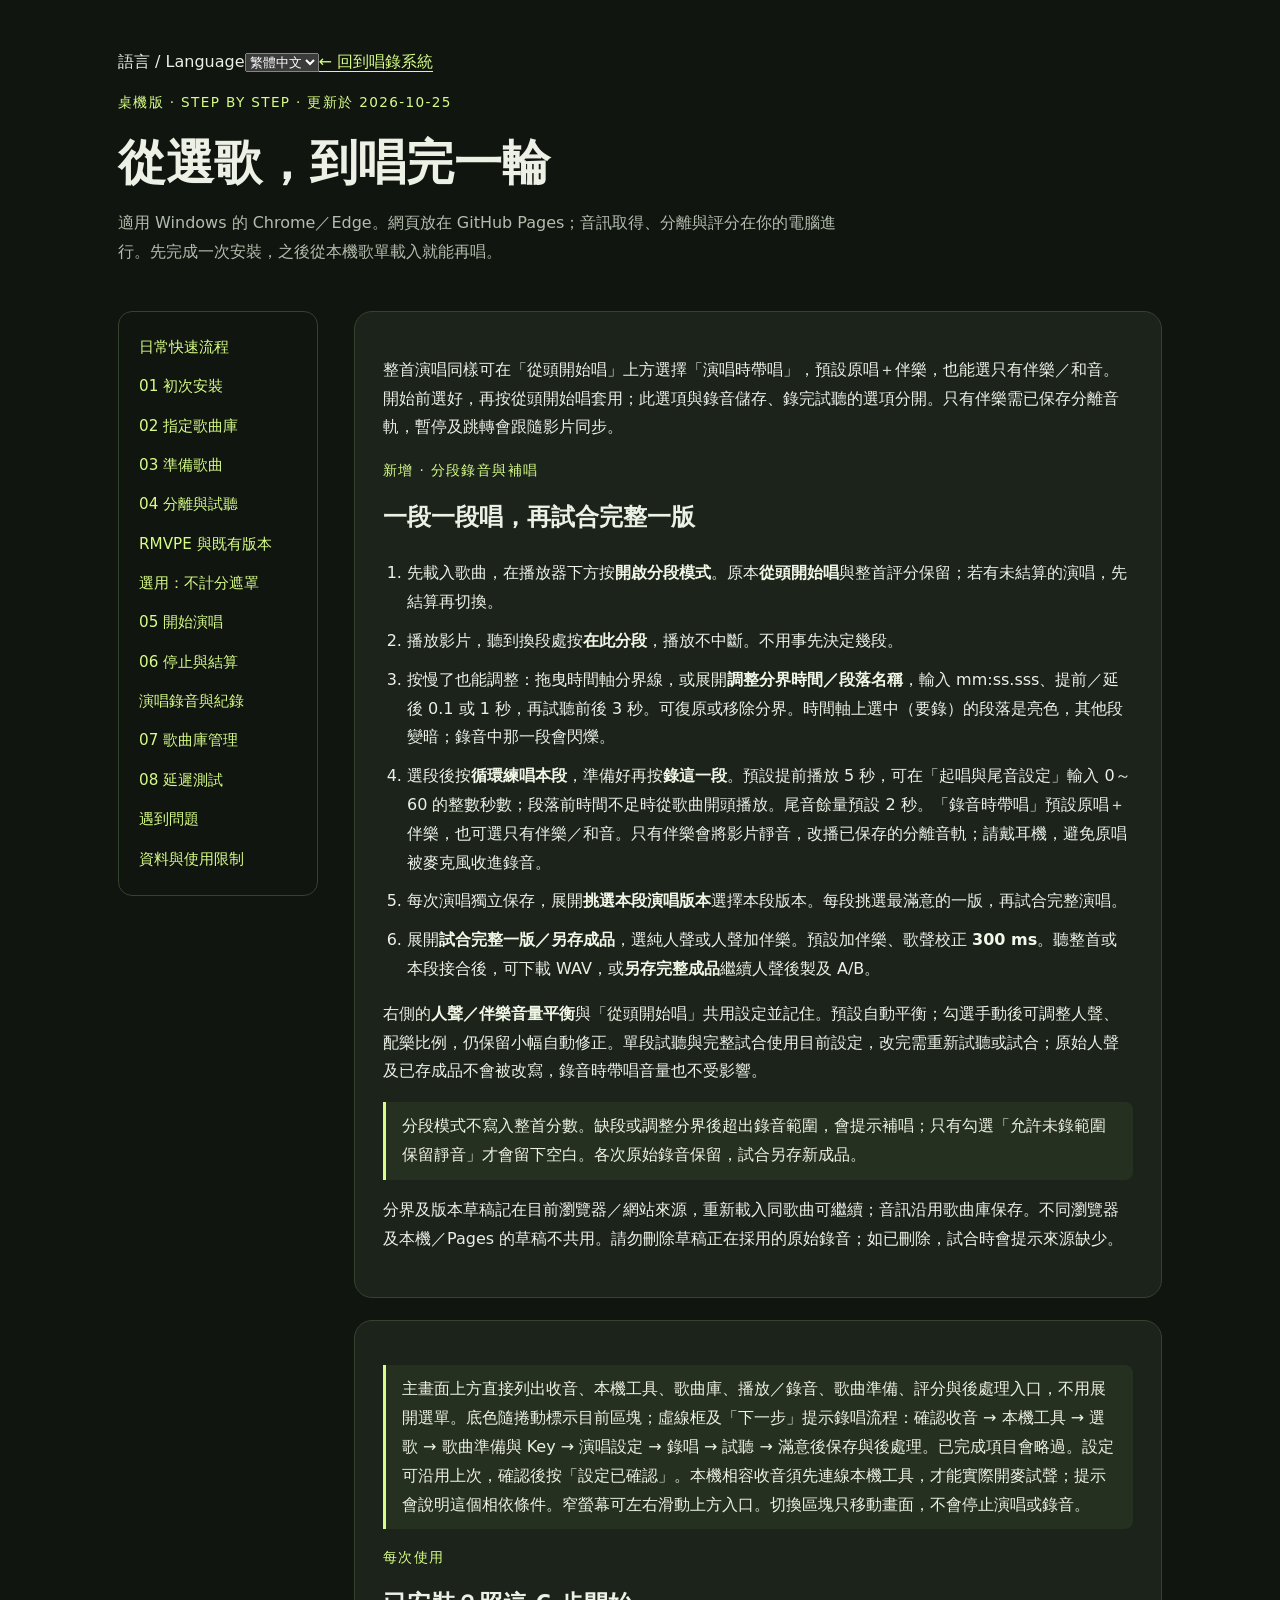
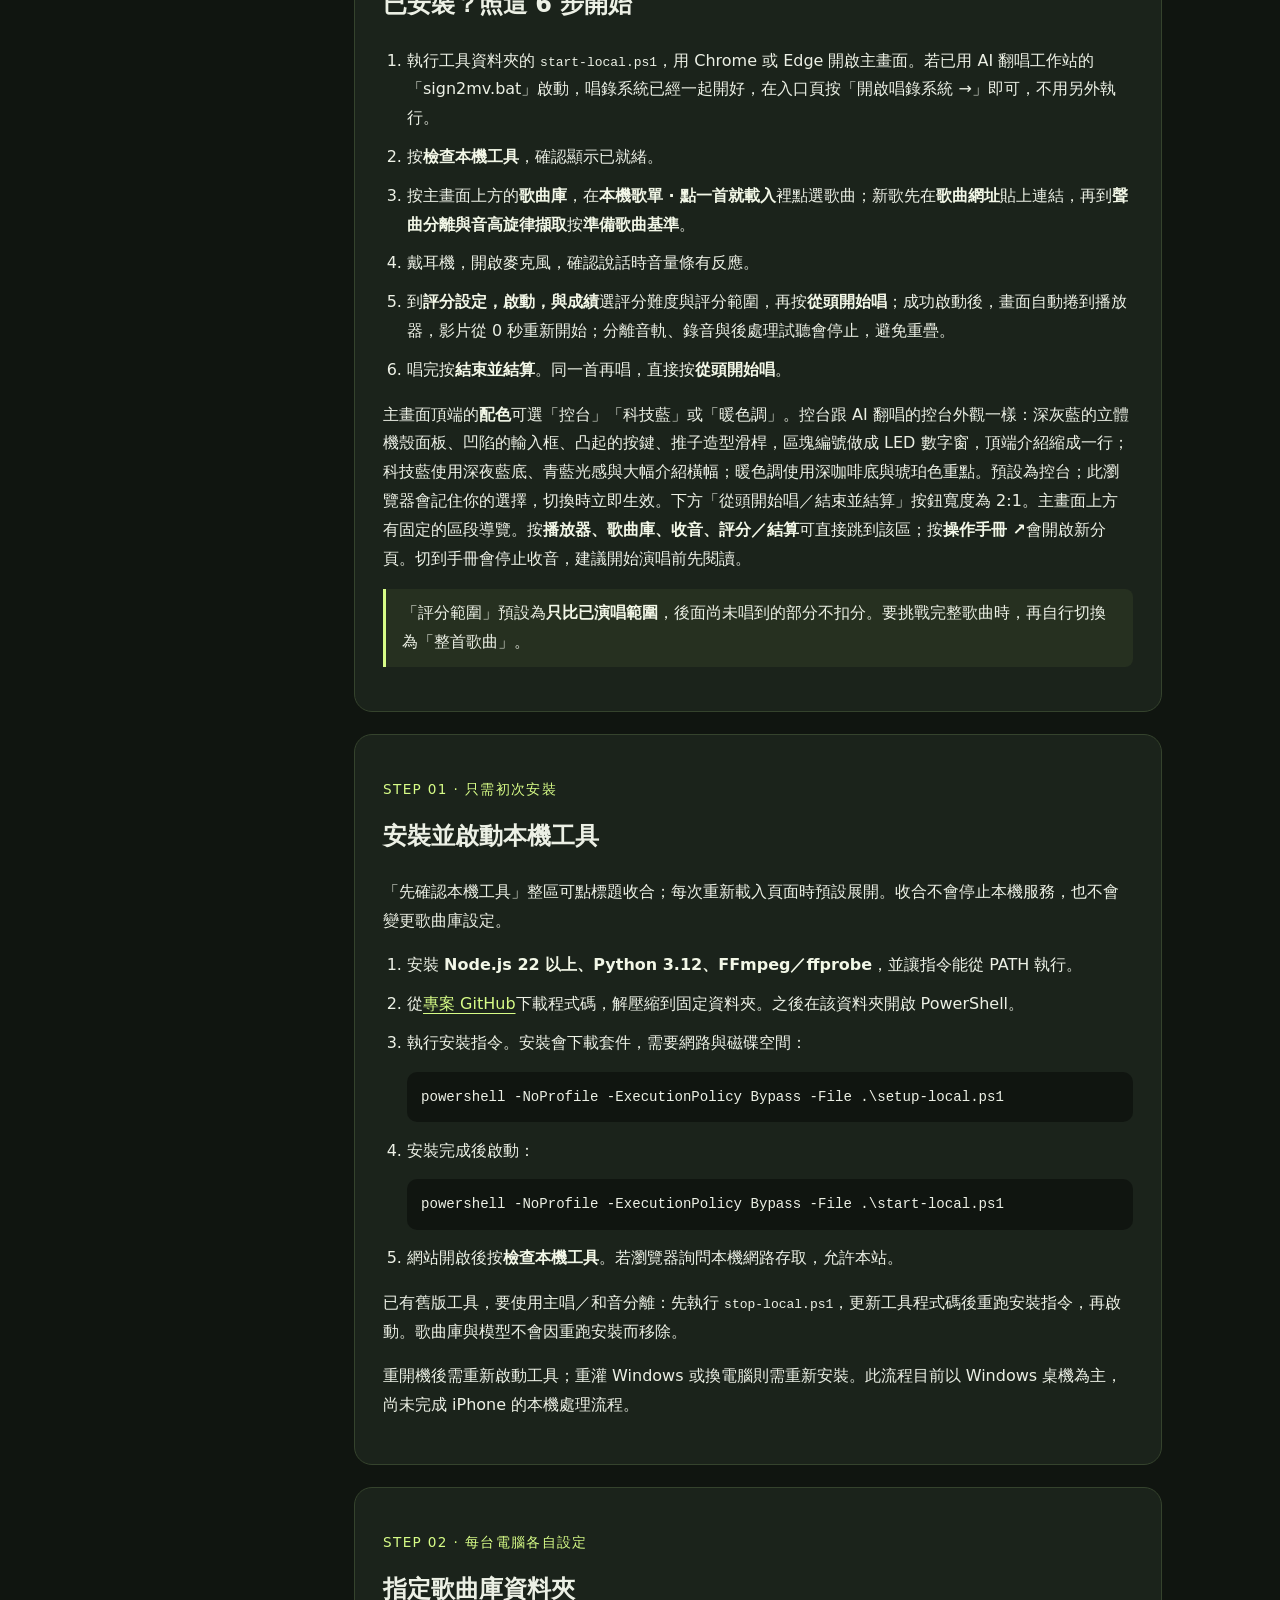
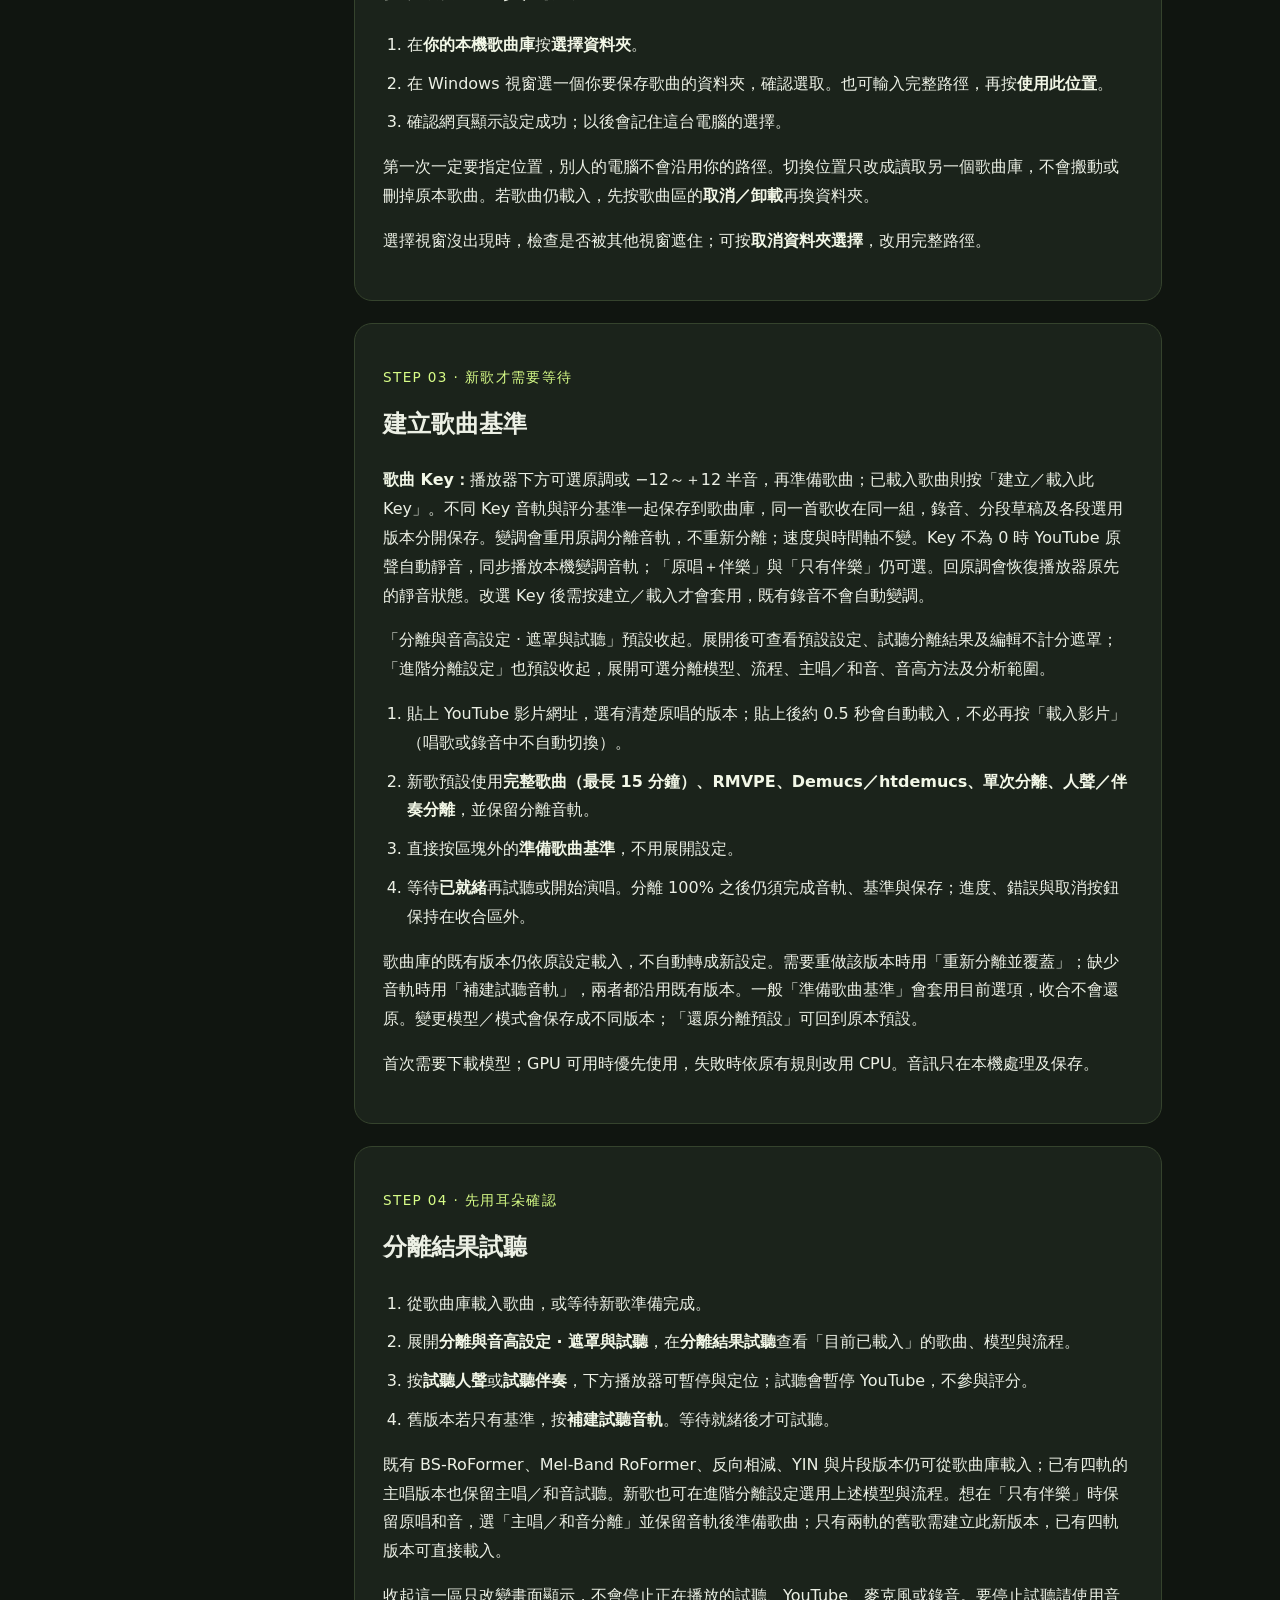
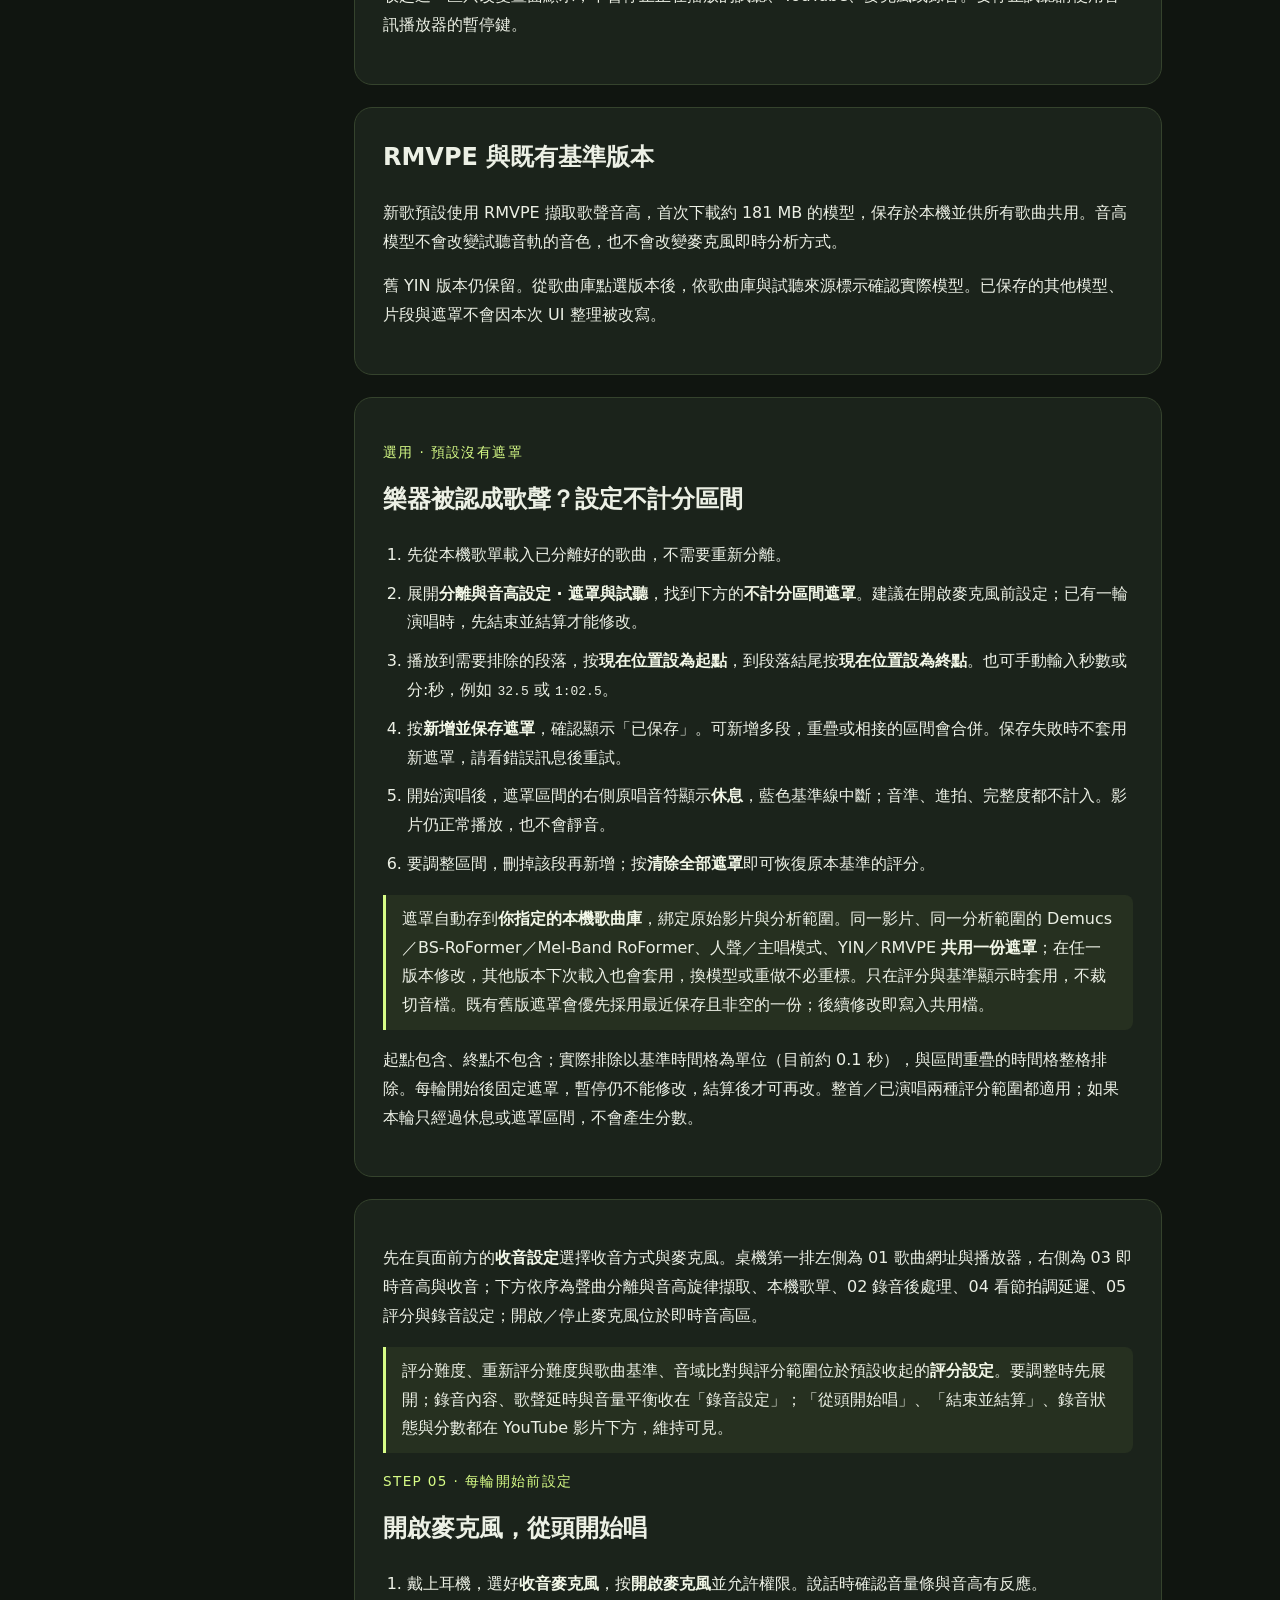
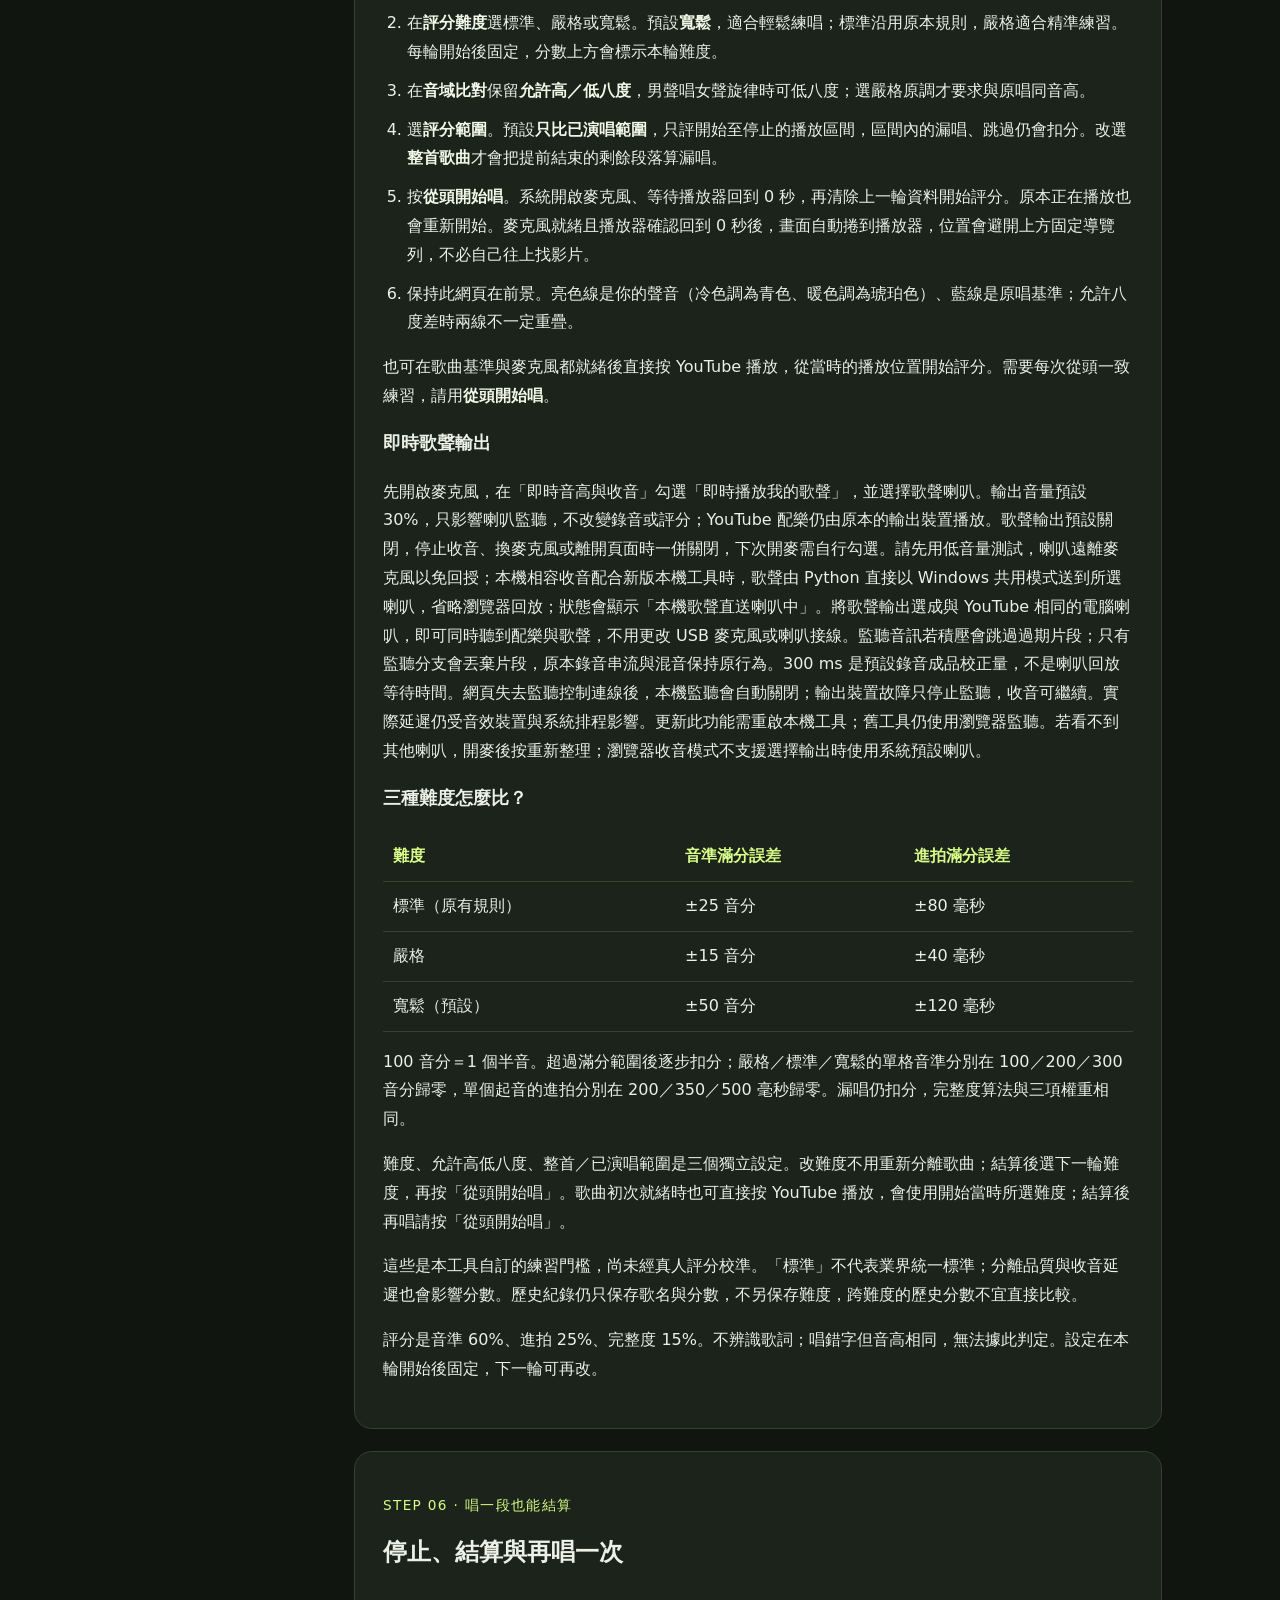
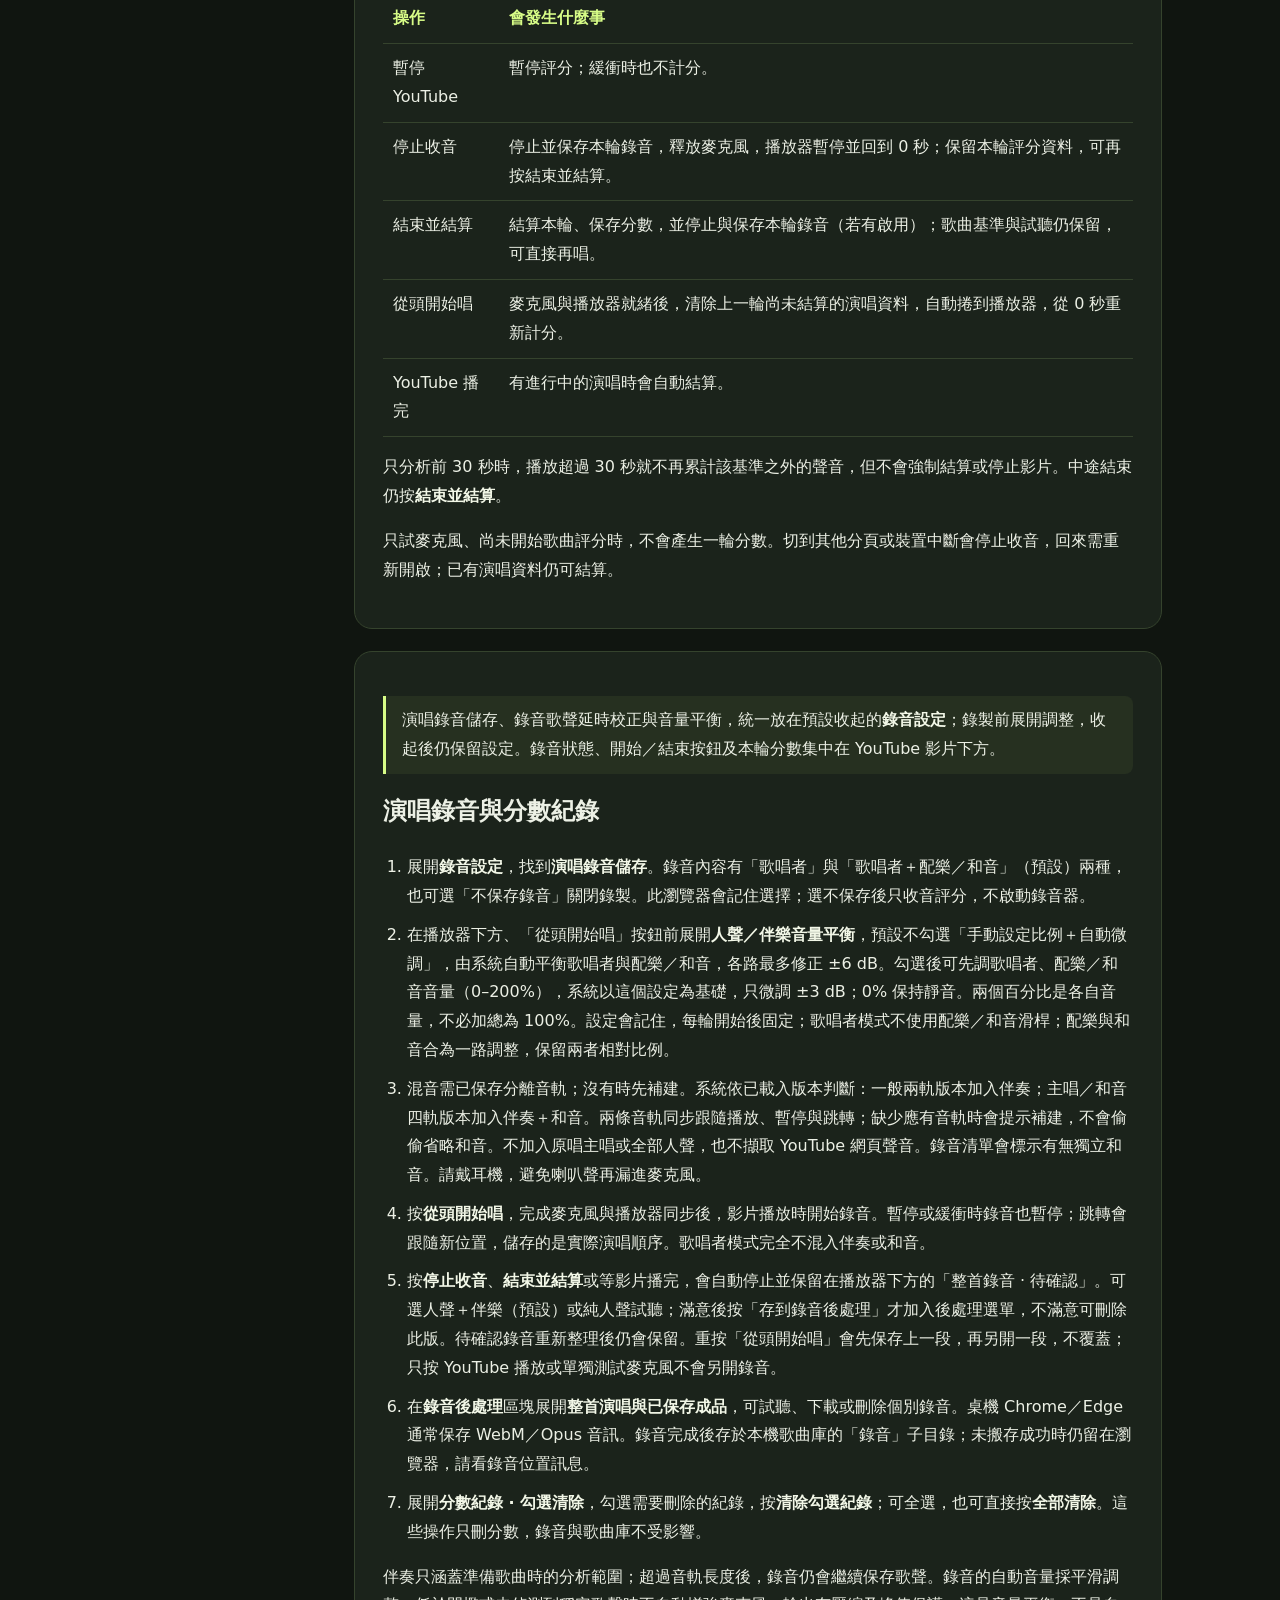
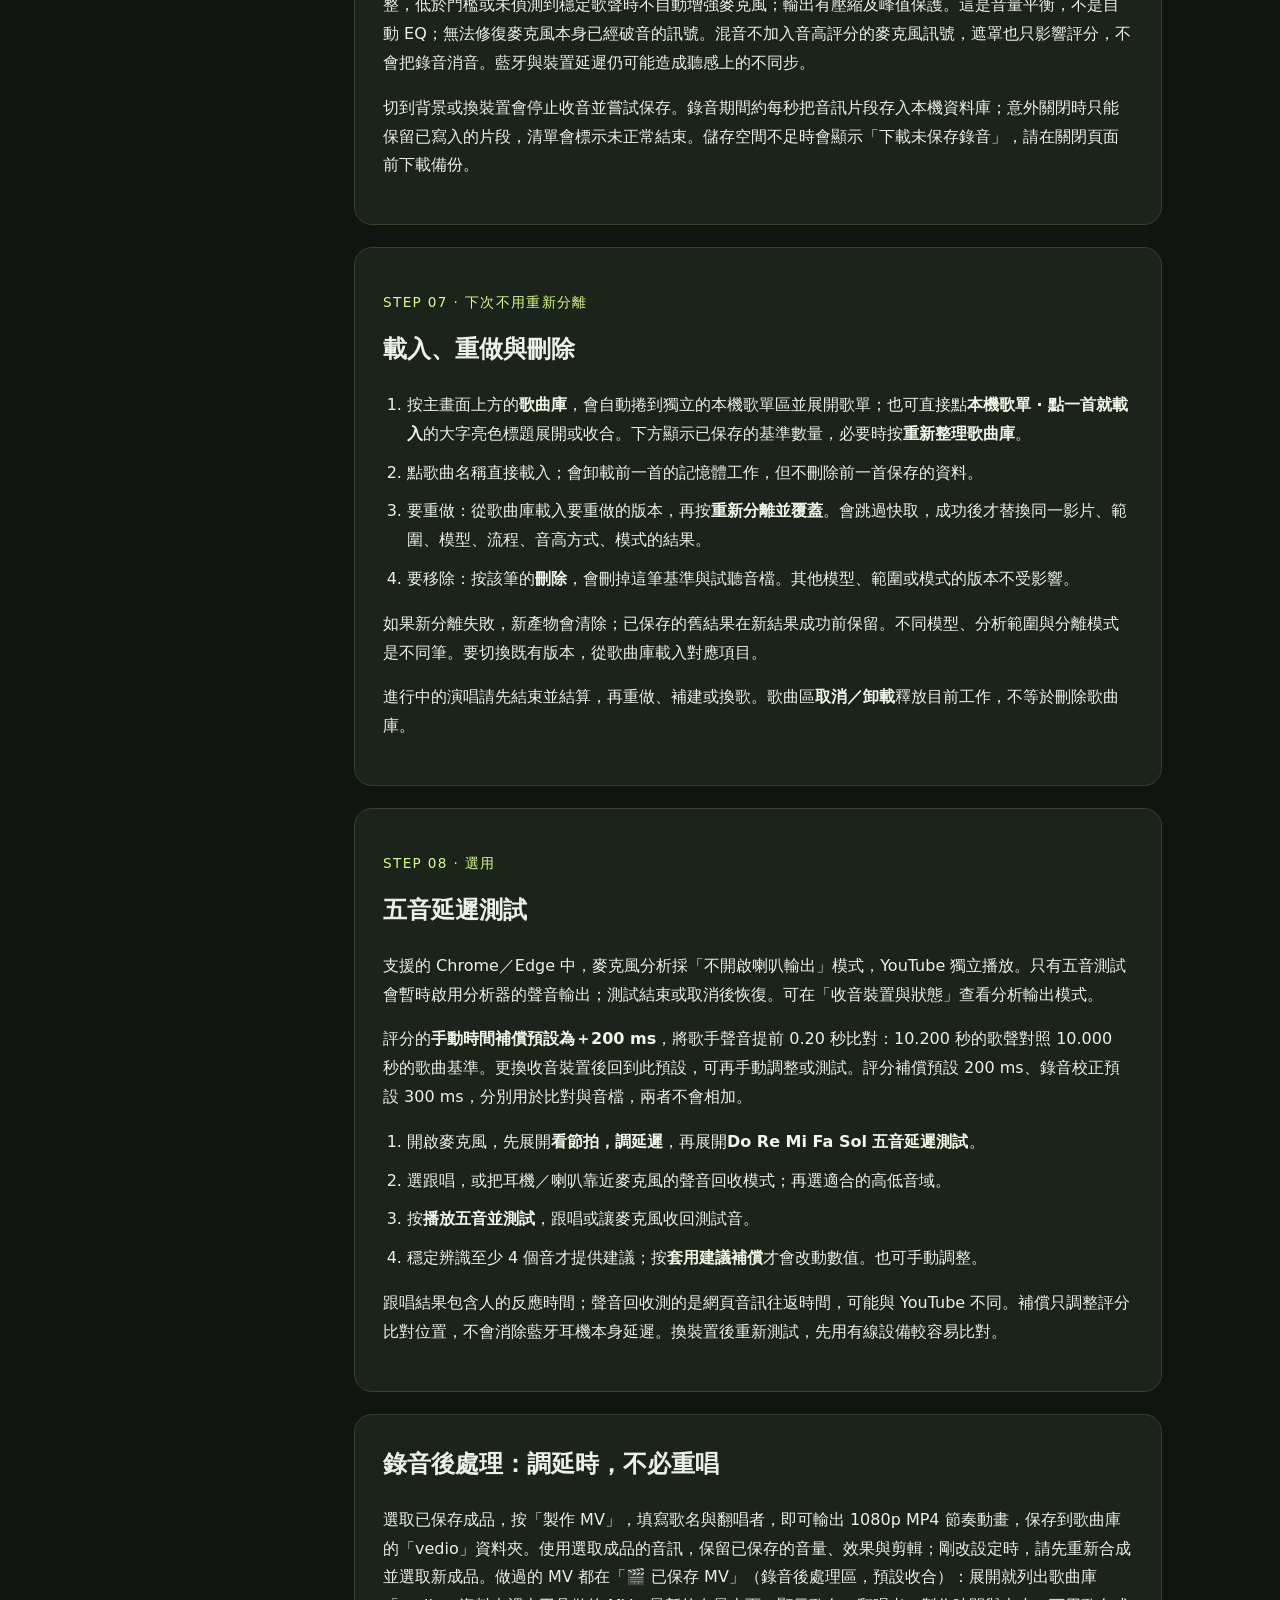
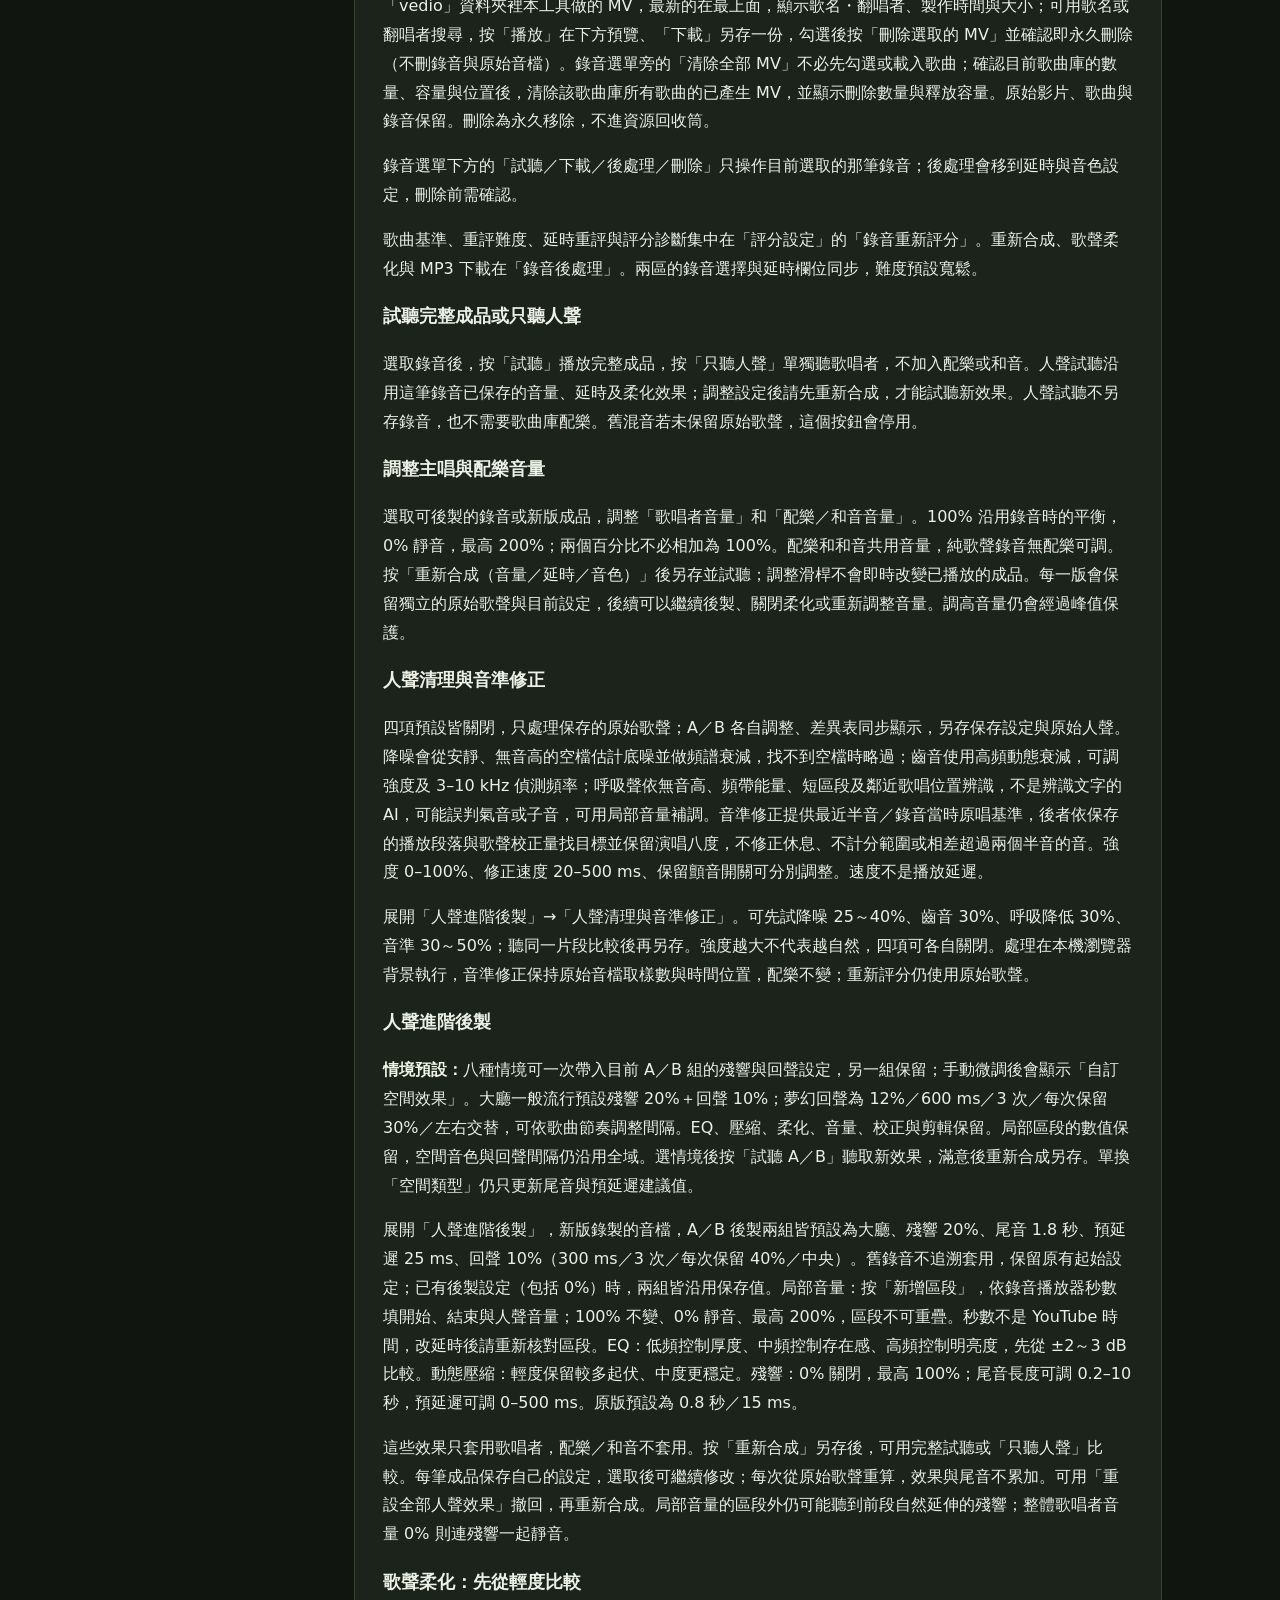
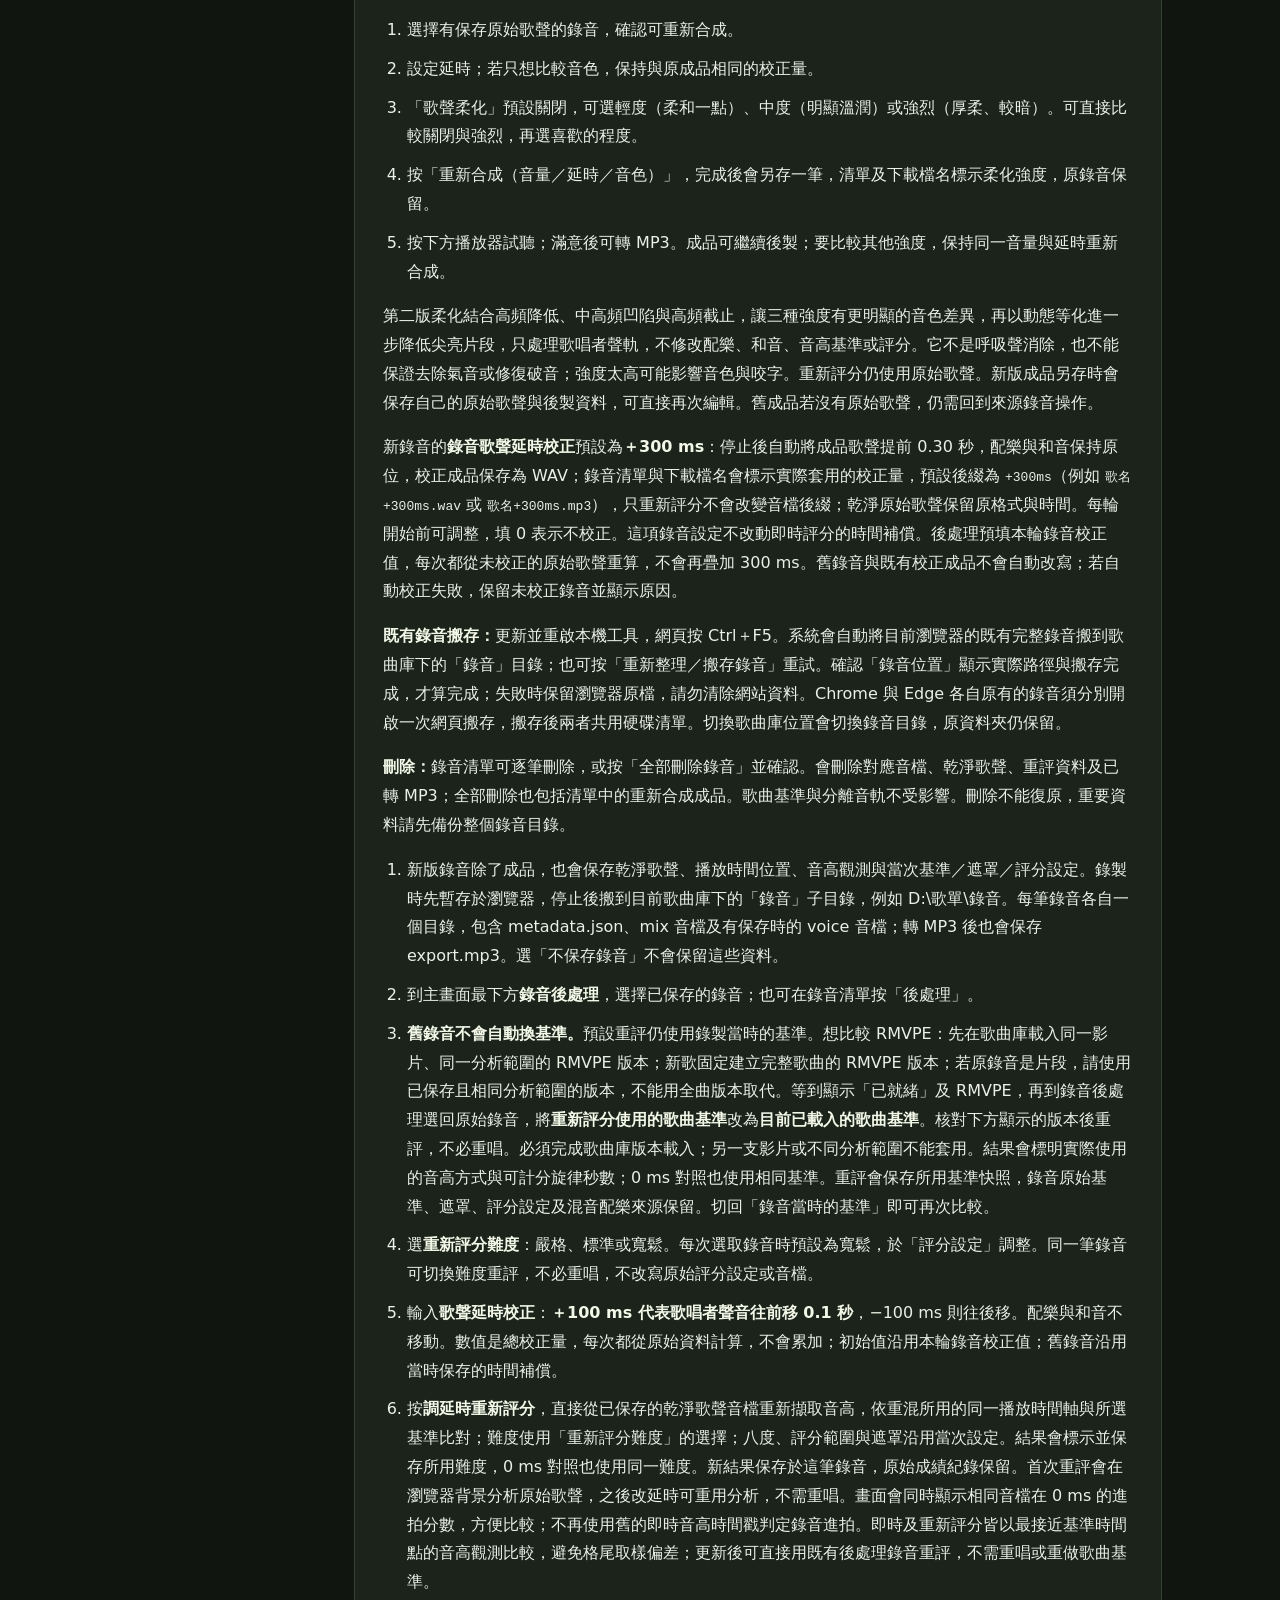
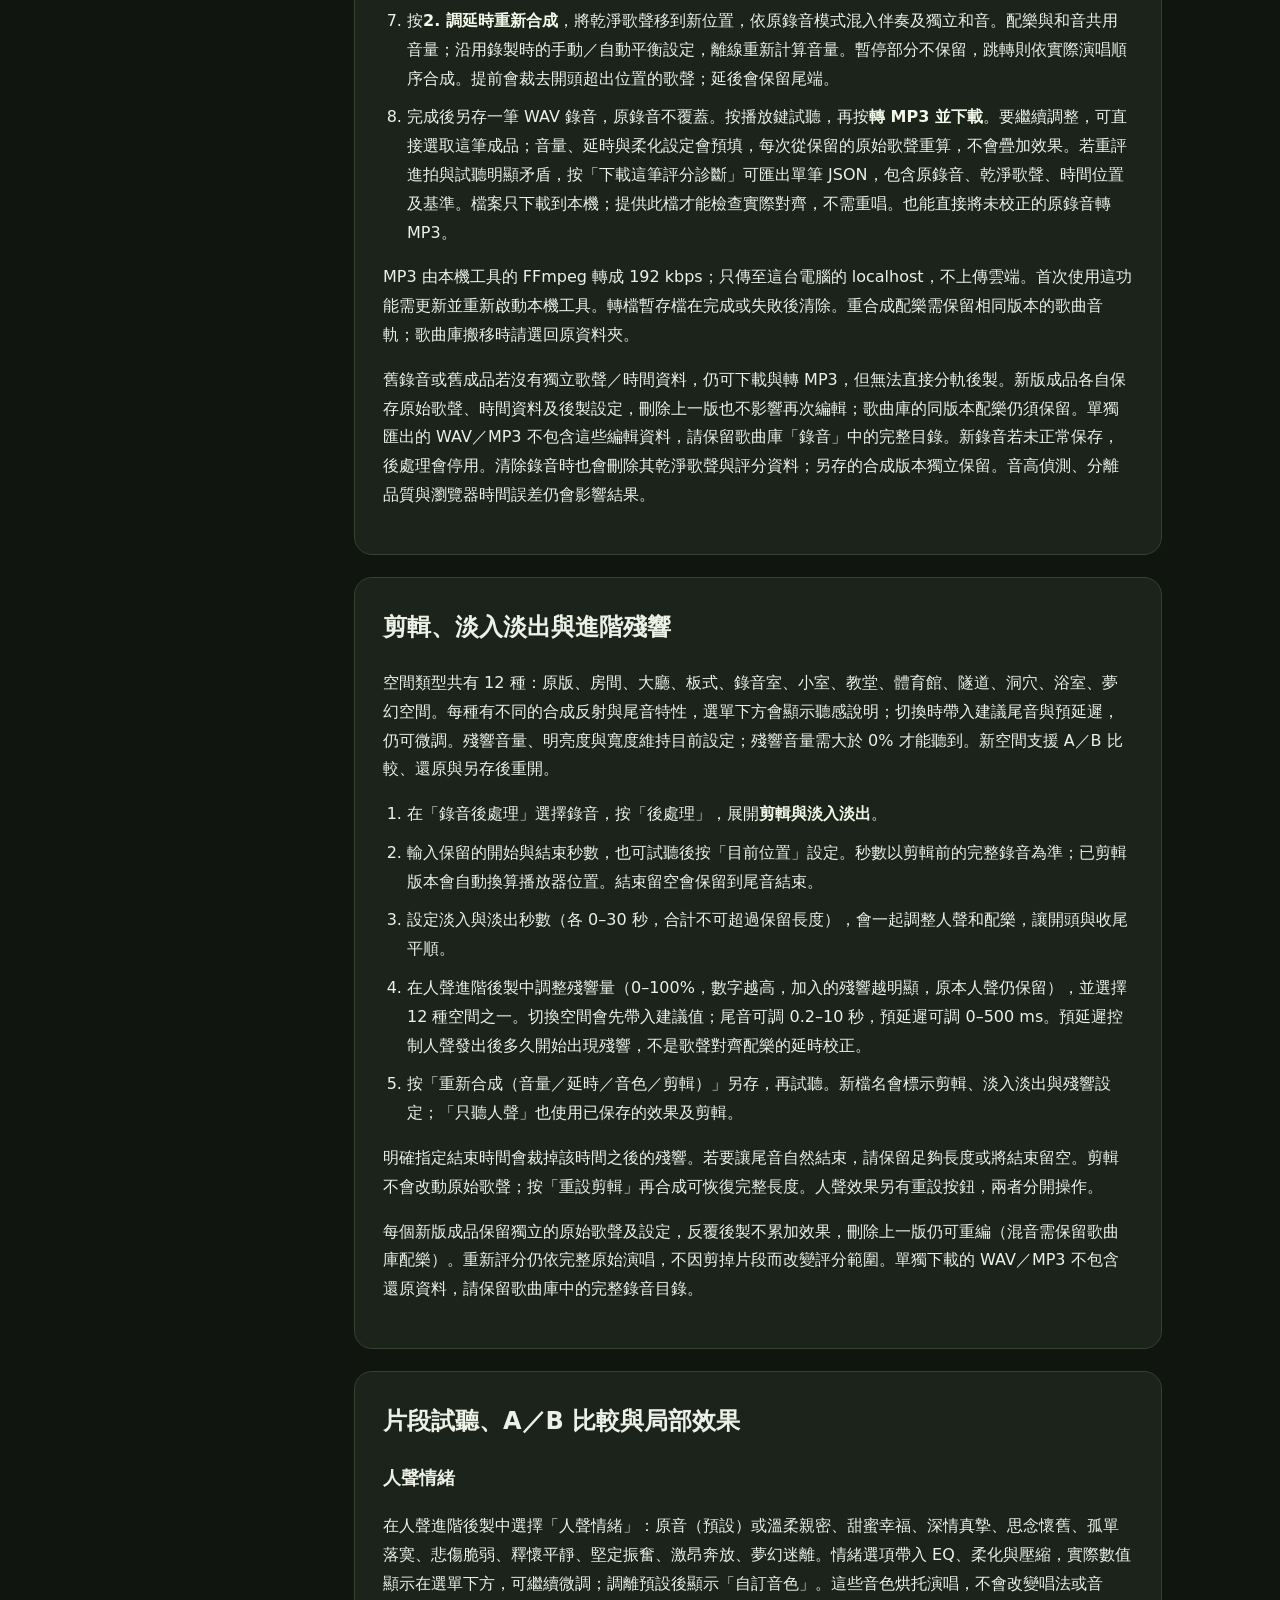
<file: manual.en.html>
<!doctype html>
<html lang="en" data-manual-language="en">
<head>
<meta charset="utf-8"><meta name="viewport" content="width=device-width,initial-scale=1">
<meta name="color-scheme" content="dark"><title>User guide · Sing &amp; Record</title>
<style>
:root{font-family:system-ui,sans-serif;color:#e7f3ff;background:#101e2b;line-height:1.75;scroll-behavior:smooth}*{box-sizing:border-box}body{margin:0}a{color:#83e0ef;text-underline-offset:4px}header,main,footer{max-width:1160px;margin:auto;padding:28px}header{padding-top:40px}h1{font-size:clamp(2rem,4vw,3rem);line-height:1.25}h2{line-height:1.35}main{display:grid;grid-template-columns:230px minmax(0,1fr);gap:30px;padding-top:0}nav{position:sticky;top:20px;align-self:start;border:1px solid #395166;border-radius:14px;padding:16px}nav a{display:block;padding:4px 0;text-decoration:none}section{background:#192b3c;border:1px solid #395166;border-radius:16px;padding:24px;margin-bottom:22px;scroll-margin-top:20px}li{margin:8px 0}pre{white-space:pre-wrap;background:#0d1925;padding:16px;border-radius:10px}code{overflow-wrap:anywhere}.language-picker{display:flex;flex-wrap:wrap;align-items:center;justify-content:flex-end;gap:10px;margin-bottom:16px}select{font:inherit;color:inherit;background:#192b3c;border:1px solid #58748b;border-radius:7px;padding:8px}a:focus-visible,select:focus-visible{outline:3px solid #83e0ef;outline-offset:3px}footer{color:#b2c6d6}@media(max-width:760px){header,main,footer{padding:20px}main{display:block}nav{position:static;margin-bottom:20px}section{padding:20px}}
</style>
<script type="module" src="i18n.mjs"></script>
</head>
<body>
<header><label class="language-picker" data-i18n-skip for="language-select">語言 / Language<select id="language-select" data-language-picker><option value="zh-Hant">繁體中文</option><option value="en">English</option></select></label><a href="./">← Back to Sing &amp; Record</a><h1>Choose a song. Record. Make your mix.</h1><p>A guide for desktop Chrome and Edge on Windows. The website provides the interface; local tools process audio on your computer. Traditional Chinese is the default. Choose English in the page header to remember your preference in this browser. The header’s Theme menu offers Console (the default, matching the AI Cover console look: raised panels, recessed inputs, fader-style sliders and a one-line intro), Tech blue and Warm; this browser remembers your choice.</p></header>
<main><nav aria-label="Guide contents"><a href="#quick">Daily workflow</a><a href="#install">Install and start</a><a href="#folder">Library location</a><a href="#prepare">Prepare a song / Key</a><a href="#listen">Separated stems</a><a href="#masks">Scoring masks</a><a href="#sing">Whole-song recording</a><a href="#segments">Segment recording</a><a href="#original-vocal-ranges">Original vocal regions</a><a href="#recording">Preview and production</a><a href="#latency">Timing and scoring</a><a href="#mv">Cover music videos</a><a href="#library">Storage and cleanup</a><a href="#trouble">Troubleshooting</a><a href="#data">Data and usage</a></nav><div>
<section id="quick"><h2>Daily workflow</h2><ol><li>If you started with the AI Cover workstation's sign2mv.bat, Sing &amp; Record is already running: click Open Sing &amp; Record → on its home page. Otherwise, run <code>.\start-local.ps1</code> in your tools folder, then click <strong>Check local tools</strong> on the website.</li><li>Choose your input mode and microphone. Enable the microphone and test your voice with headphones.</li><li>Load a prepared library song, or import media and prepare its reference. Check the song key.</li><li>Choose guide vocals and recording levels, then record the whole song or individual segments.</li><li>Preview your take. For segment mixed previews, adjust vocal and backing levels while listening. Save for post-production when satisfied.</li><li>Compare effects with A/B, render a new result, then download audio or create a music video.</li></ol></section>
<section id="install"><h2>Install once, start each session</h2><p>Use the <strong>Download the local tools</strong> link in the website’s local-tools panel. Extract the package to a permanent folder. Install Node.js 22 or later and the Python version specified by the setup instructions. Open PowerShell in that folder.</p><pre><code>.\setup-local.ps1</code></pre><p>Let setup install the required packages and models. Audio stays local. Start the tools after setup and after each computer restart:</p><pre><code>.\start-local.ps1</code></pre><p>Keep the tools running while using the website. Allow browser microphone and local network access when requested. Restarting the computer does not uninstall the tools. Additional features may require their own local models and dependencies; use the status shown in each panel.</p></section>
<section id="folder"><h2>Choose your song library</h2><p>Click <strong>Choose folder</strong>, or enter a full folder path and click <strong>Use this location</strong>. The computer remembers it. Changing locations does not delete the old library. Cancel or unload a song before switching locations. Models are stored separately from the song library and are shared across songs.</p></section>
<section id="prepare"><h2>Prepare a song and choose its key</h2><ol><li>Select YouTube, local video, or local audio. Paste a YouTube URL (it loads automatically after about half a second; it will not switch while you are singing or recording), or choose and import a local file. Local files are limited to 2 GB and 15 minutes; the original file is retained.</li><li>Choose the key, from −12 to +12 semitones. Tempo stays the same. The default is the original key.</li><li>Click <strong>Prepare song reference</strong>. Wait until the status says ready; 100% separation alone is not the end of preparation.</li></ol><p>New songs default to full-song analysis, RMVPE pitch extraction, and retained preview stems. Advanced settings offer other models, short test ranges, and workflows. Changing model, mode, or key creates or loads the corresponding version. Different key versions keep separate recordings and segment drafts.</p><h3 id="pitch-model">RMVPE and existing versions</h3><p>Changing the pitch extraction setting alone does not load a new reference. Prepare the reference to apply it. Compatible retained stems can be reused without separating again. Existing songs remain available in the library.</p></section>
<section id="listen"><h2>Preview the separated stems</h2><p>Preview vocals and instrumental to check separation. A lead / harmony version also offers separate lead and harmony previews. Choose this mode before preparation if “Backing only” playback should keep the original harmony vocals. Separation can make mistakes, so listen before committing to a long conversion.</p><p>If a song has only scoring data, use <strong>Rebuild preview stems</strong>. Stem preview pauses YouTube and does not score your voice.</p></section>
<section id="masks"><h2>Exclude incorrect reference regions from scoring</h2><p>Load a reference, find an instrumental or misidentified passage, and enter its start and end in seconds or min:sec. Add and save the mask. Masked regions show <strong>Rest</strong> and do not count toward pitch, timing, or completeness; the video continues normally. Masks save locally, are shared across models for the same media and analysis range, and are fixed for the current singing round.</p></section>
<section id="sing"><h2>Record a whole song</h2><p>Choose browser capture, or native capture if enabling the microphone lowers your backing audio. Native capture requires the local Python capture environment. Enable the microphone and check input first.</p><p>Select original vocals + backing, or backing / harmonies only for guidance. This is separate from what the recording saves. Choose singer-only, mixed recording, or no recording in the recording settings.</p><p>Click <strong>Sing from the start</strong>. Recording starts with playback and pauses during pauses or buffering. Playing YouTube directly only scores; it does not begin a recording.</p><h3 id="finish">Stop, review, then approve</h3><p>Stop input, finish and score, or let the song end. Whole-song takes are kept under <strong>Pending review</strong>. Preview or delete a take, then <strong>Save for post-production</strong> when satisfied. A pending take remains available without being promoted to a finished result.</p></section>
<section id="segments"><h2>Record and replace individual segments</h2><ol><li>Load a song and enable segment mode. Click <strong>Split here</strong> during playback to create boundaries.</li><li>On the timeline, the selected segment is bright and the others are dimmed; the segment being recorded blinks. Drag a boundary, enter an exact mm:ss.sss time, or step it earlier / later. Preview three seconds either side of a boundary. Segments must remain continuous and at least 0.1 seconds long.</li><li>Select a segment. Choose pre-roll (default 5 seconds) and tail allowance (default 2 seconds). Loop practice does not record.</li><li>Click <strong>Record this segment</strong>. It saves automatically after the tail, or use Stop / Save. Record as many takes as needed.</li><li>Choose a take for each segment. Preview the selected take with vocals + backing, enable manual levels, and adjust the 0–200% vocal and backing sliders while listening. Playback continues from the same position.</li><li>Assemble the full mix. You can also adjust levels during this preview. Save for post-production or download WAV to render the latest levels. An already assembled mix can save the latest levels directly.</li></ol><p>Original takes are kept, so level changes do not require another performance. Raw vocals-only preview plays the original input without balance or timing correction. If a region has no usable take, record it or explicitly allow silence. Changing take selections, boundaries, timing, or original-vocal regions requires a new assembly.</p><p>Draft boundaries and selections are stored in the current browser; takes are saved in the library. Clearing this song’s segment recordings preserves boundaries, other songs, whole-song recordings, and saved production results.</p></section>
<section id="original-vocal-ranges"><h2>Add original vocals to parts of a segment mix</h2><p>Under original vocal regions, enter start and end in song time and choose <strong>Original + my recording</strong> or <strong>Original only</strong>. Regions cannot overlap. The current segment’s times can be filled in with one button.</p><p>These regions apply to the full mixed assembly. Outside them, your own vocals are used, with continuous backing. Original vocals use the current song key and do not receive microphone correction. Raw vocal preview ignores these regions. Save the draft and assemble again after editing them.</p></section>
<section id="recording"><h2>Preview, compare, and produce</h2><p>Select a saved recording. <strong>Preview</strong> plays its finished mix; <strong>Vocals only</strong> plays the separate singer track with saved production settings. Settings changed afterward require rendering before the finished player reflects them.</p><h3>A/B comparison</h3><p>A and B start with the recording’s saved settings and can be adjusted separately. B is selected initially. Select the same phrase, up to 30 seconds, and switch A/B previews at the same playback position. Optional loudness matching reduces the louder version for comparison only. Trim and fades are shared and are not applied in clip comparison. Switching recordings or reloading clears temporary A/B edits.</p><h3>Levels, timing, and effects</h3><p>100% preserves the recorded balance; 0% mutes. Positive timing correction moves late vocals earlier; negative values move early vocals later. Enter a total correction, not an additional increment. Backing stays fixed. New recordings default to 300 ms correction.</p><p>Available vocal processing includes smoothing, EQ, compression, reverb, delay, region levels and effects, noise reduction, de-essing, breath reduction, and pitch correction. Try short clips and change one control at a time. Mood presets change tone; space presets change reverb and delay. Cleanup and pitch correction have independent controls.</p><p>Region times use the full recording after timing correction and before trimming, not YouTube time. Regions cannot overlap. Recheck them after timing changes. Reverb tails can extend beyond regions.</p><h3>Save your preferred version</h3><p>Select A or B, set trim and fades, then <strong>Render again</strong>. This saves a new editable result while preserving the original. Processing always starts from the original vocals, so effects and trimming do not accumulate. Leave the trim end blank to keep the full reverb tail. Download WAV or convert to MP3 afterward.</p></section>
<section id="latency"><h2>Recording correction and scoring compensation</h2><p>These are separate settings. <strong>Recorded vocal timing correction</strong> defaults to +300 ms and moves vocals earlier in the finished audio. Original vocals remain available for production. <strong>Manual time compensation</strong> defaults to +200 ms and changes live scoring comparisons only.</p><p>The optional Do Re Mi Fa Sol test measures singing response or speaker-to-microphone loopback. Review the suggested value before applying it. It does not save audio. Bluetooth, USB, wired, and built-in devices can differ; changing microphones resets scoring compensation to its starting value.</p><p>Relaxed difficulty is the default. Choose standard or strict, octave tolerance, and performed-only or whole-song scoring before a round. Pauses are unscored, but missed and skipped parts reduce the score. Rescoring uses the original recording data and your selected reference and difficulty; audio production does not rewrite the performance score.</p></section>
<section id="mv"><h2>Create a cover music video</h2><p>Select a saved recording and click Create music video. Enter the song title and singer name. The video uses the selected finished audio with its saved levels, effects, and trim. Render production changes before selecting the source. All videos you made are in <strong>🎬 Saved music videos</strong> (in post-processing, collapsed by default): expand it to list the videos this tool made in the library’s <code>vedio</code> folder, newest first, with song · singer, date and size. Search by song or singer, click <strong>Play</strong> to preview below, <strong>Download</strong> to save a copy, or tick videos and click <strong>Delete selected videos</strong> and confirm to delete them permanently (recordings and original audio are kept). <strong>Clear all music videos</strong>, next to the recording list, removes every generated video in the current library without selecting a song first; it shows the count, size and location for confirmation, then reports what was deleted and the space freed. Original videos, songs and recordings are kept. Deletion is permanent and does not go to the Recycle Bin.</p><p>Output is a 1080p, 30 fps MP4 with an animated spectrum, supporting 1 second to 10 minutes. Videos save in the library’s <code>vedio</code> folder and can be previewed or downloaded.</p></section>
<section id="library"><h2>Saved data and cleanup</h2><p>The library stores song references, optional stems, recordings, and finished results. Browser recordings are migrated only after the local copy is verified. If migration fails, the browser copy is kept. Chrome and Edge can share local recordings through the same tools and library, but browser preferences and segment drafts remain browser-specific.</p><p>Deletion dialogs describe their scope. Pending takes, segment takes, production recordings, backing tracks, diagnostic data, temporary conversions, and music videos have separate cleanup controls. Deletions are permanent. Active conversion files and the current preview are protected by temporary-file cleanup.</p></section>
<section id="trouble"><h2>Troubleshooting</h2><ul><li><strong>Local tools offline:</strong> run start-local.ps1, keep its window open, and check local network permission. The website alone does not install or start audio tools.</li><li><strong>Microphone denied:</strong> allow it in the browser’s site permissions. Check the selected input device and enable it again.</li><li><strong>YouTube player failed:</strong> click Load video again. Some videos block embedding or require sign-in; try another source. A player failure does not delete local references.</li><li><strong>Missing stems:</strong> load the correct song version and rebuild preview stems. Backing-only guidance and mixed production need those files.</li><li><strong>Levels seem unchanged:</strong> raw vocal preview ignores mix balance. For live segment mixing, select vocals + backing and enable manual levels. For saved production, render again after editing.</li><li><strong>Old interface:</strong> reload the page after a release. If a feature requests newer local tools, update and restart them too.</li><li><strong>Interrupted recording:</strong> inspect recording status and download any retained unsaved audio before closing the page. Diagnostic exports may include your vocals.</li></ul></section>
<section id="data"><h2>Data and usage</h2><p>Microphone analysis, separation, recordings, and production run locally. The website and external media still require their normal network connections, and setup downloads dependencies and models. Your library and recordings are not uploaded by this tool.</p><p>This tool is for local testing and personal non-commercial practice. Process only content you own or are authorized to use, and follow applicable laws and platform rules. The tool provides neither songs nor usage rights. Automatic separation, analysis, and scoring are experimental and may be inaccurate.</p></section>
</div></main><footer>Sing &amp; Record · English guide · Updated 2026-10-25</footer></body></html>
</file>
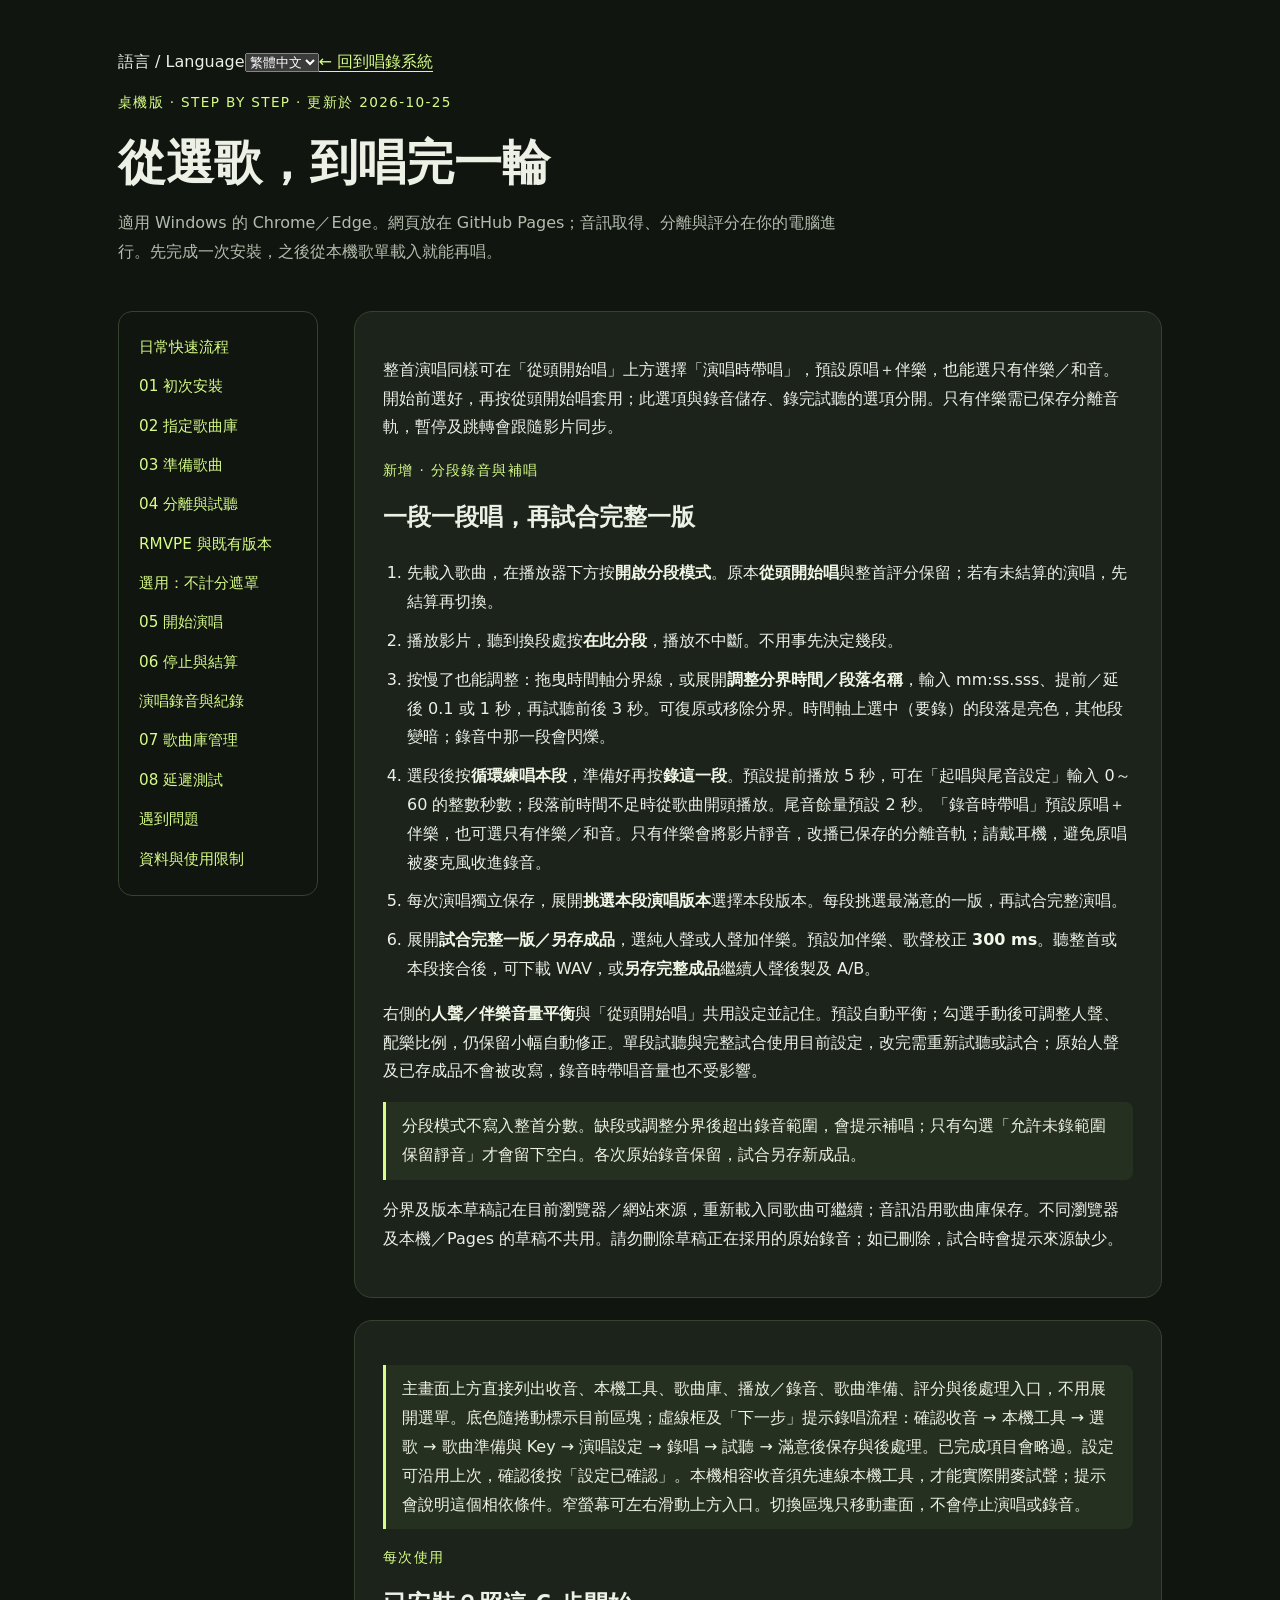
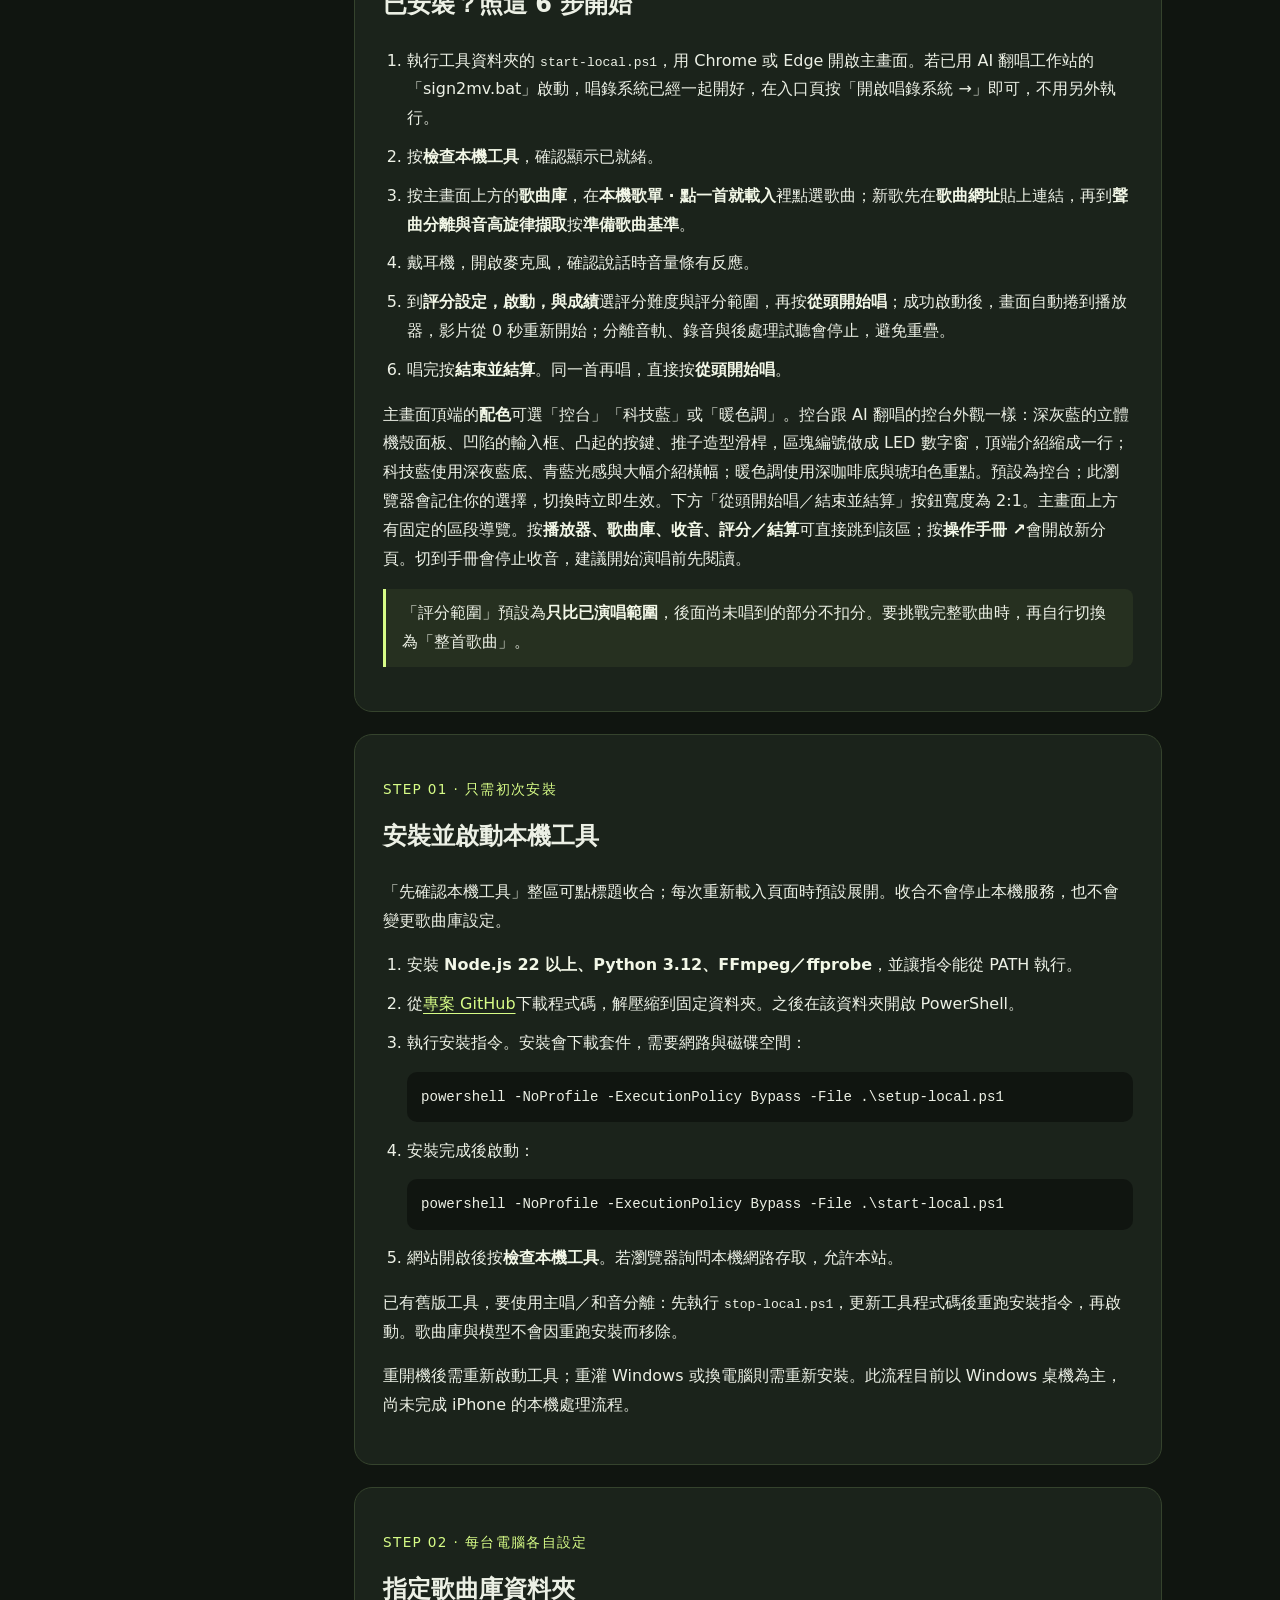
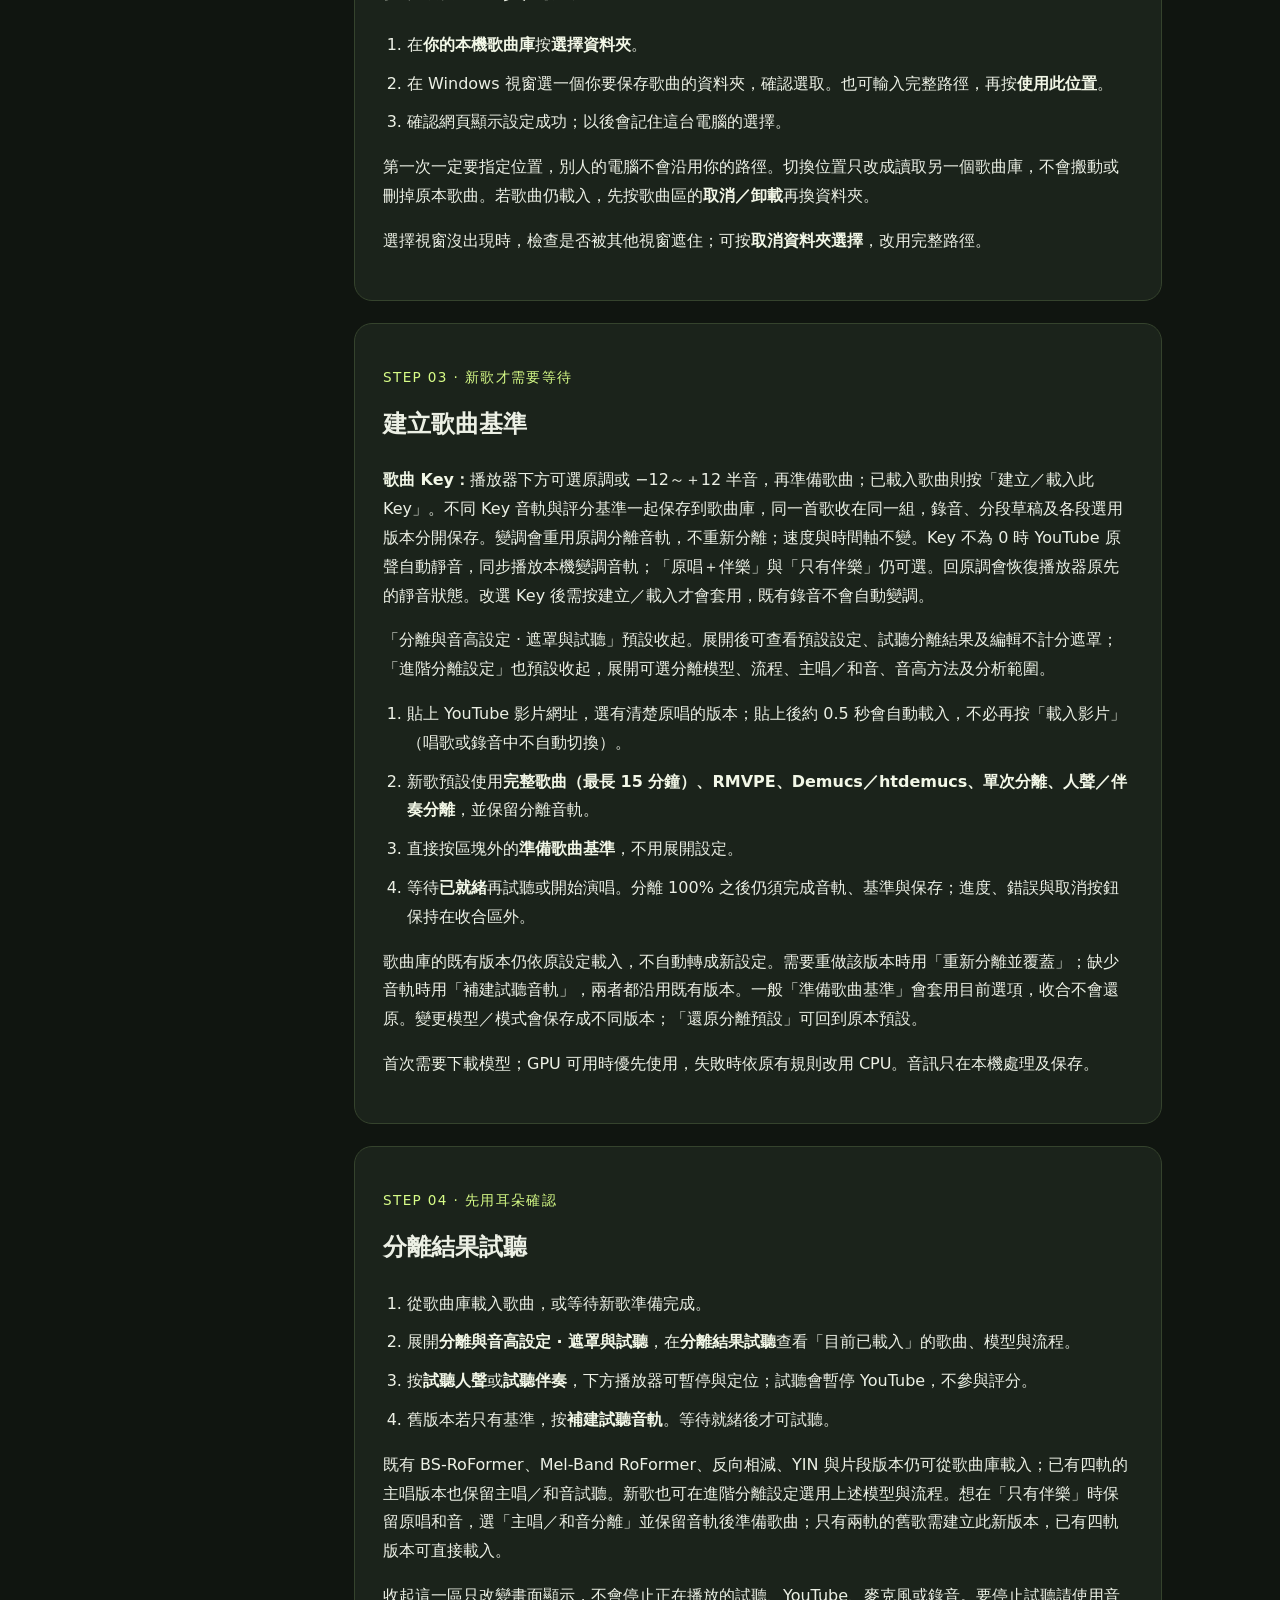
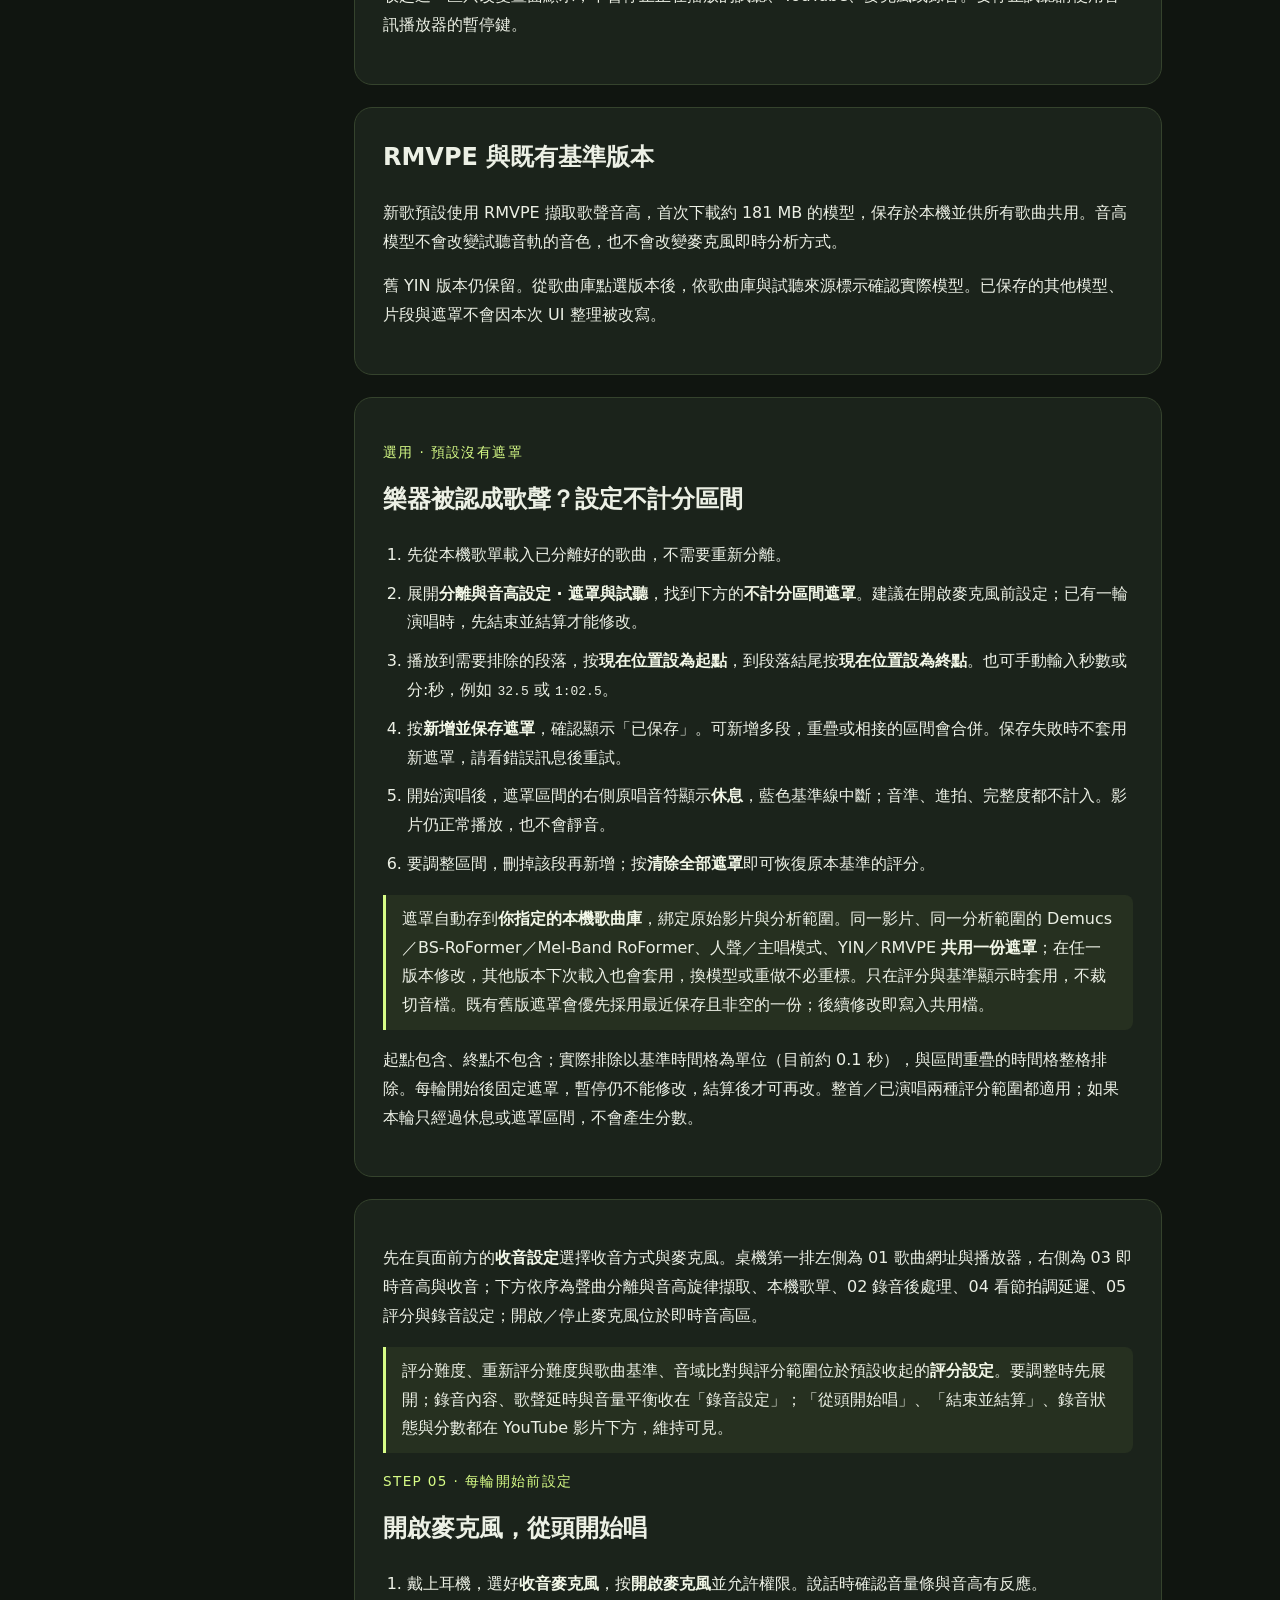
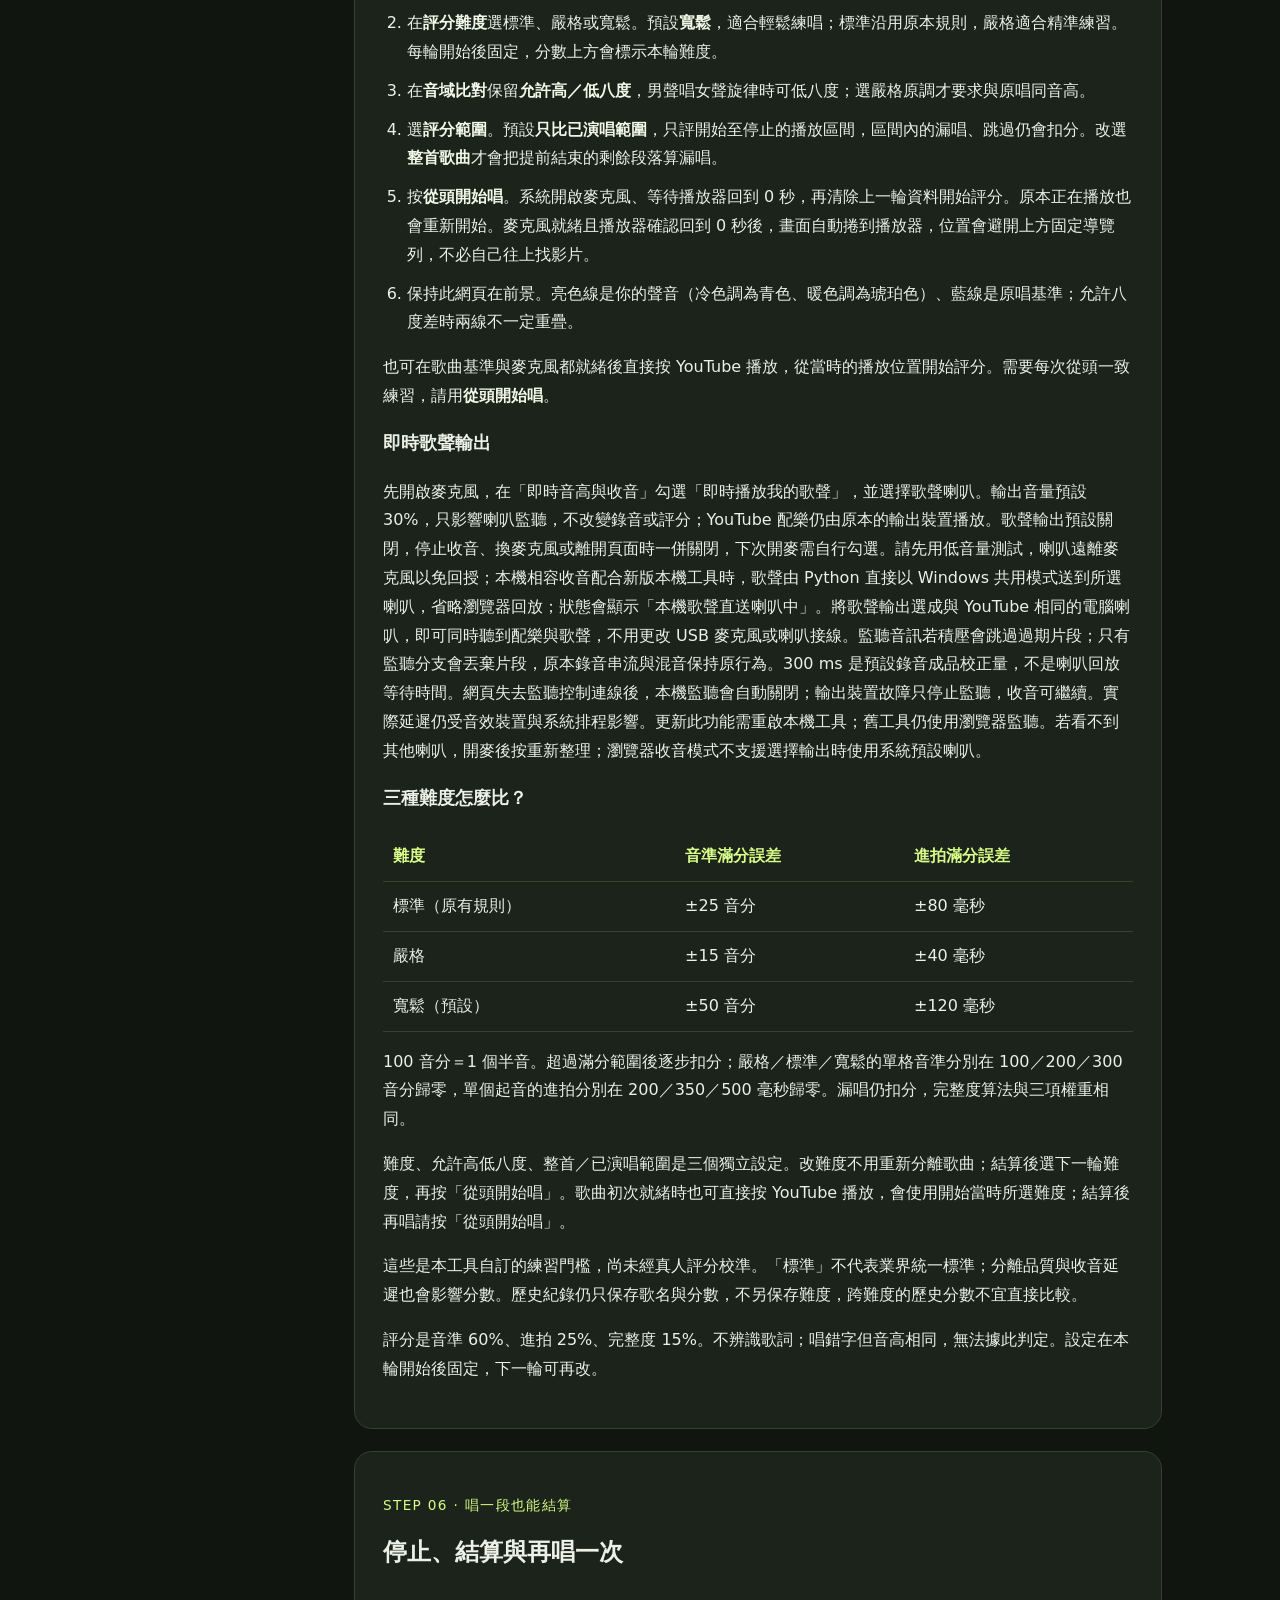
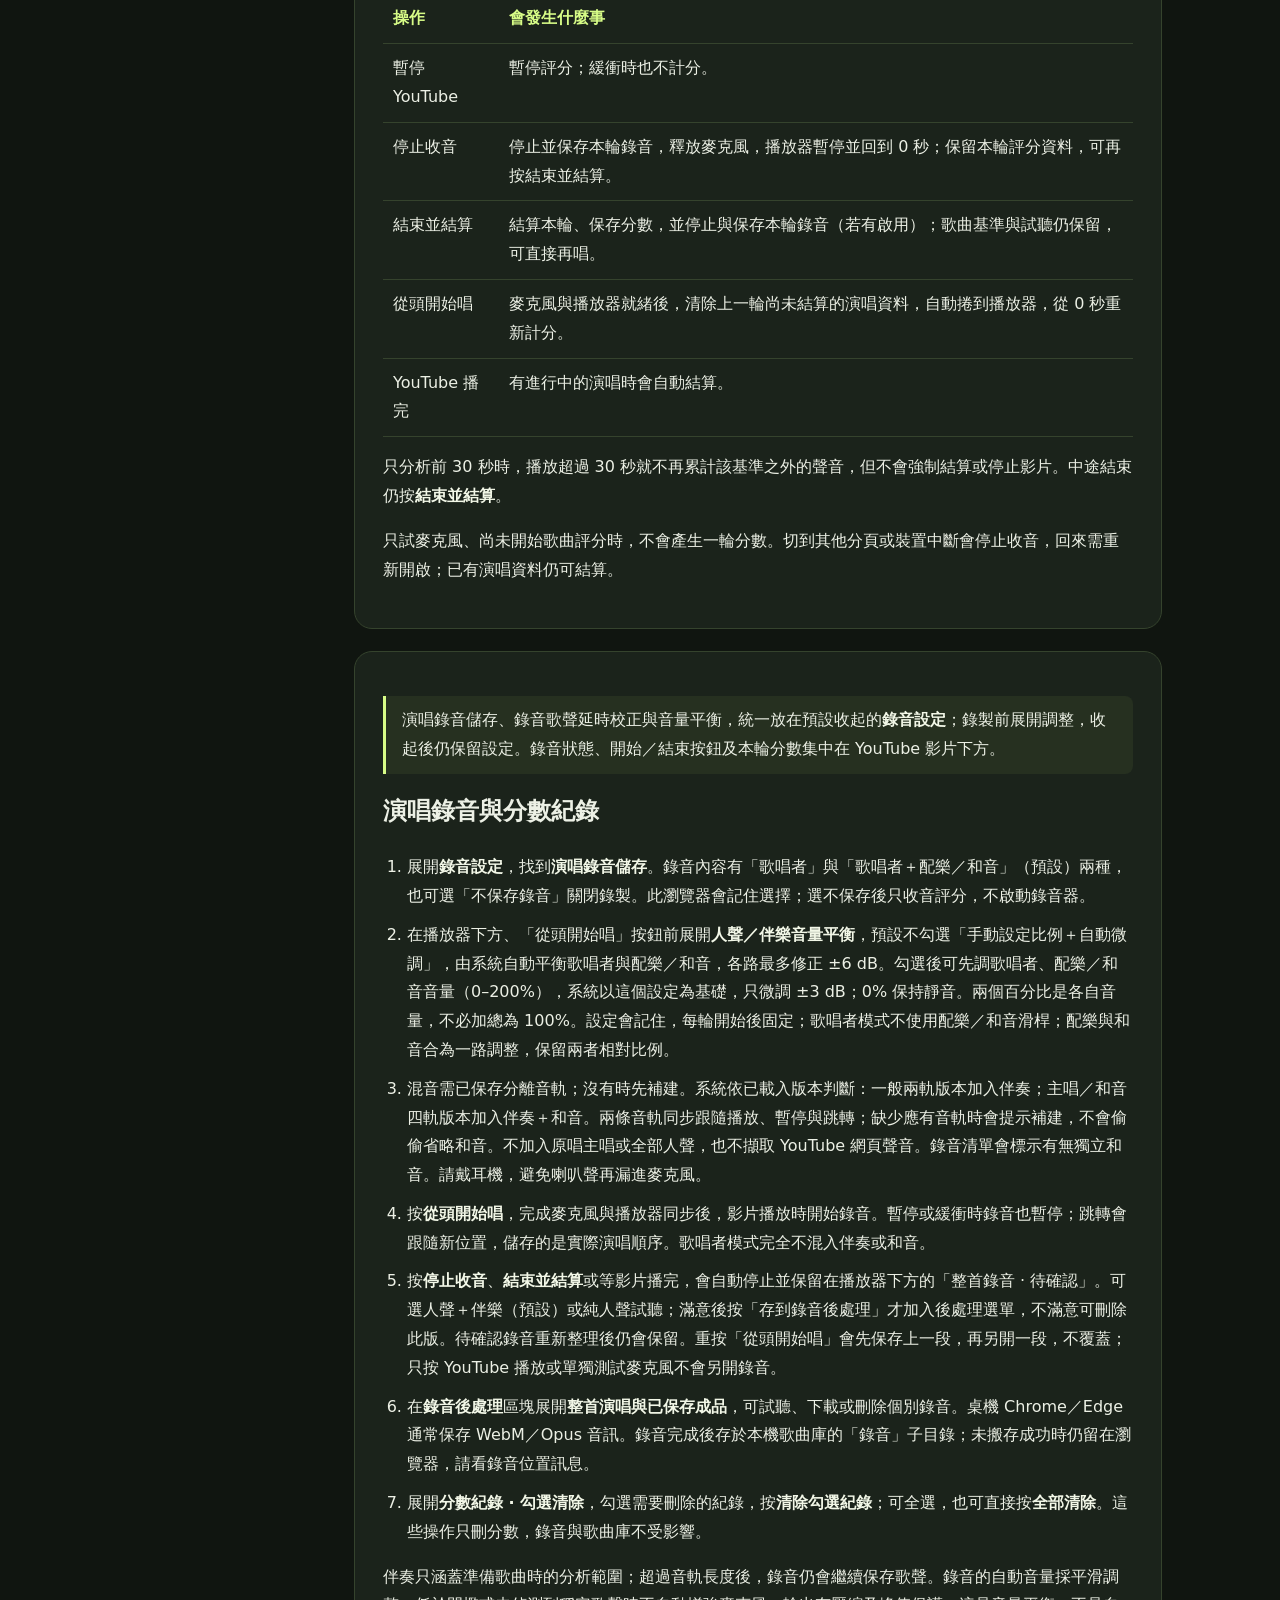
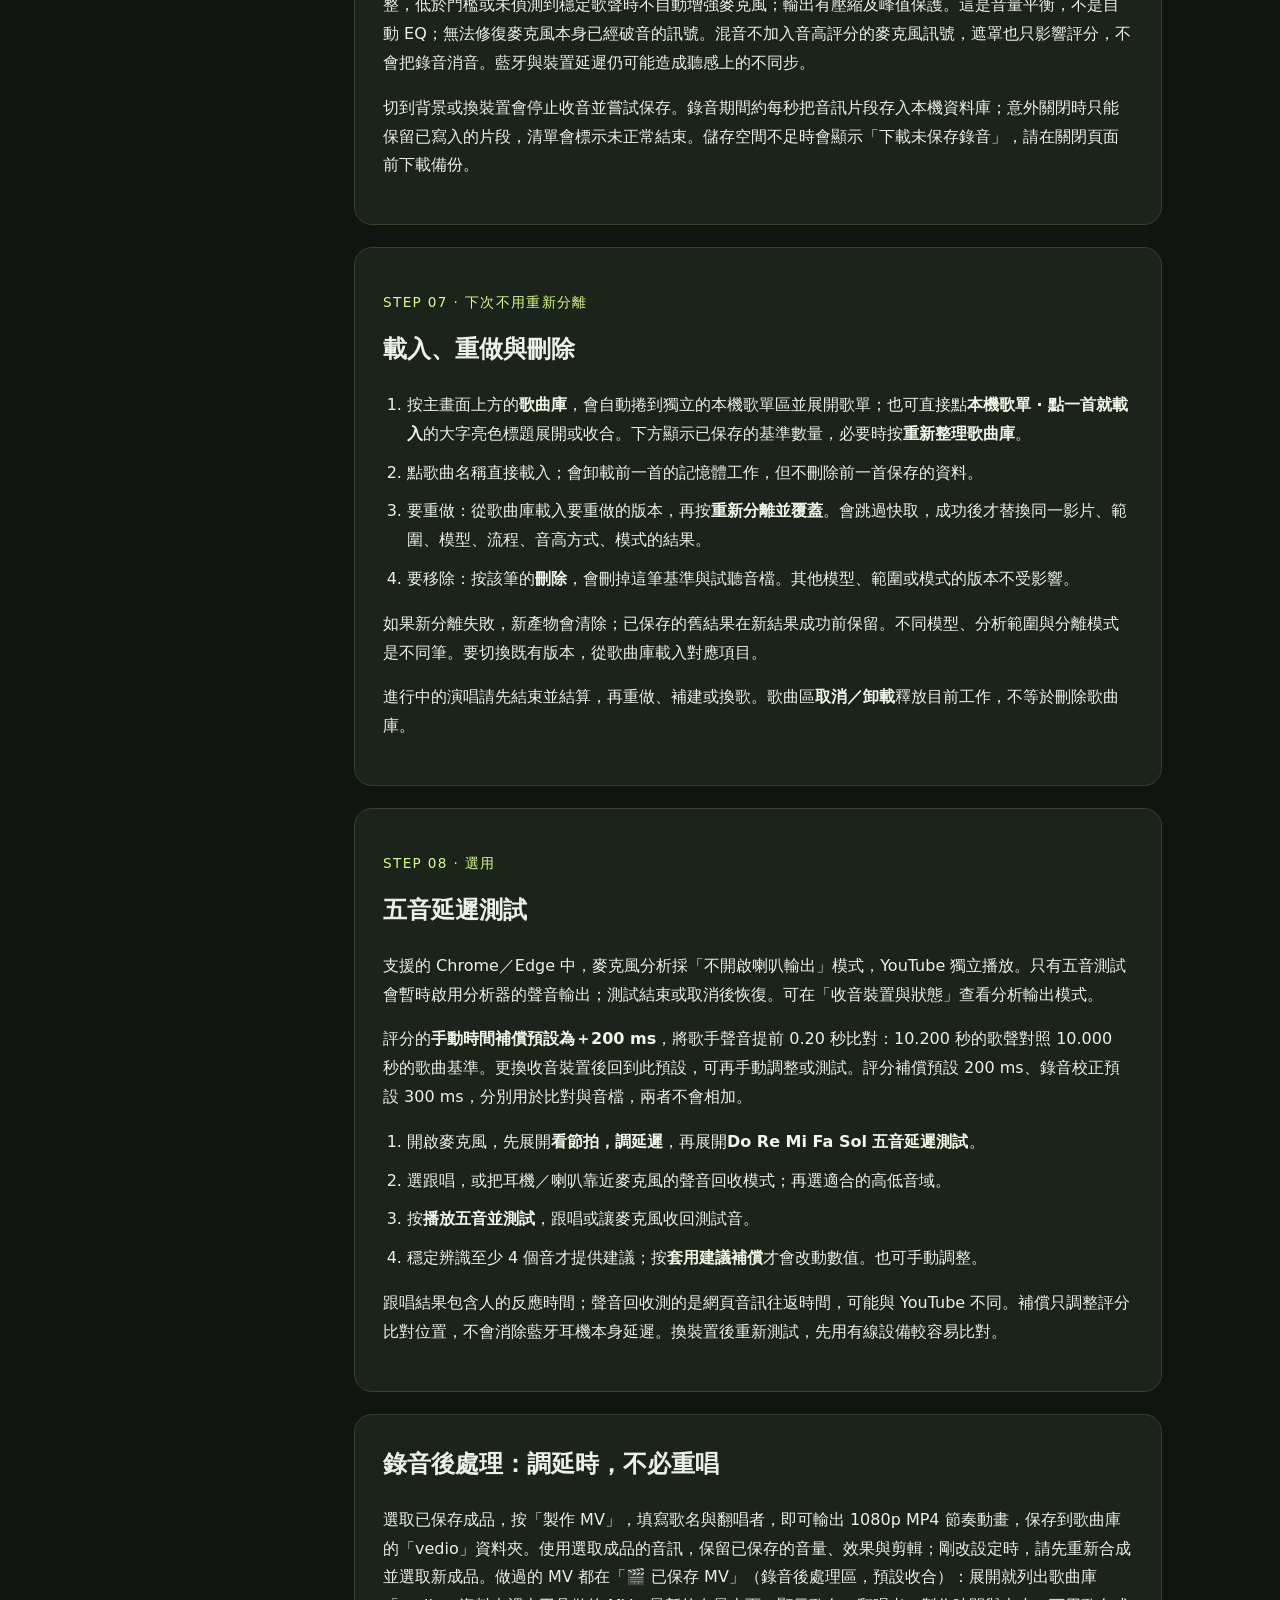
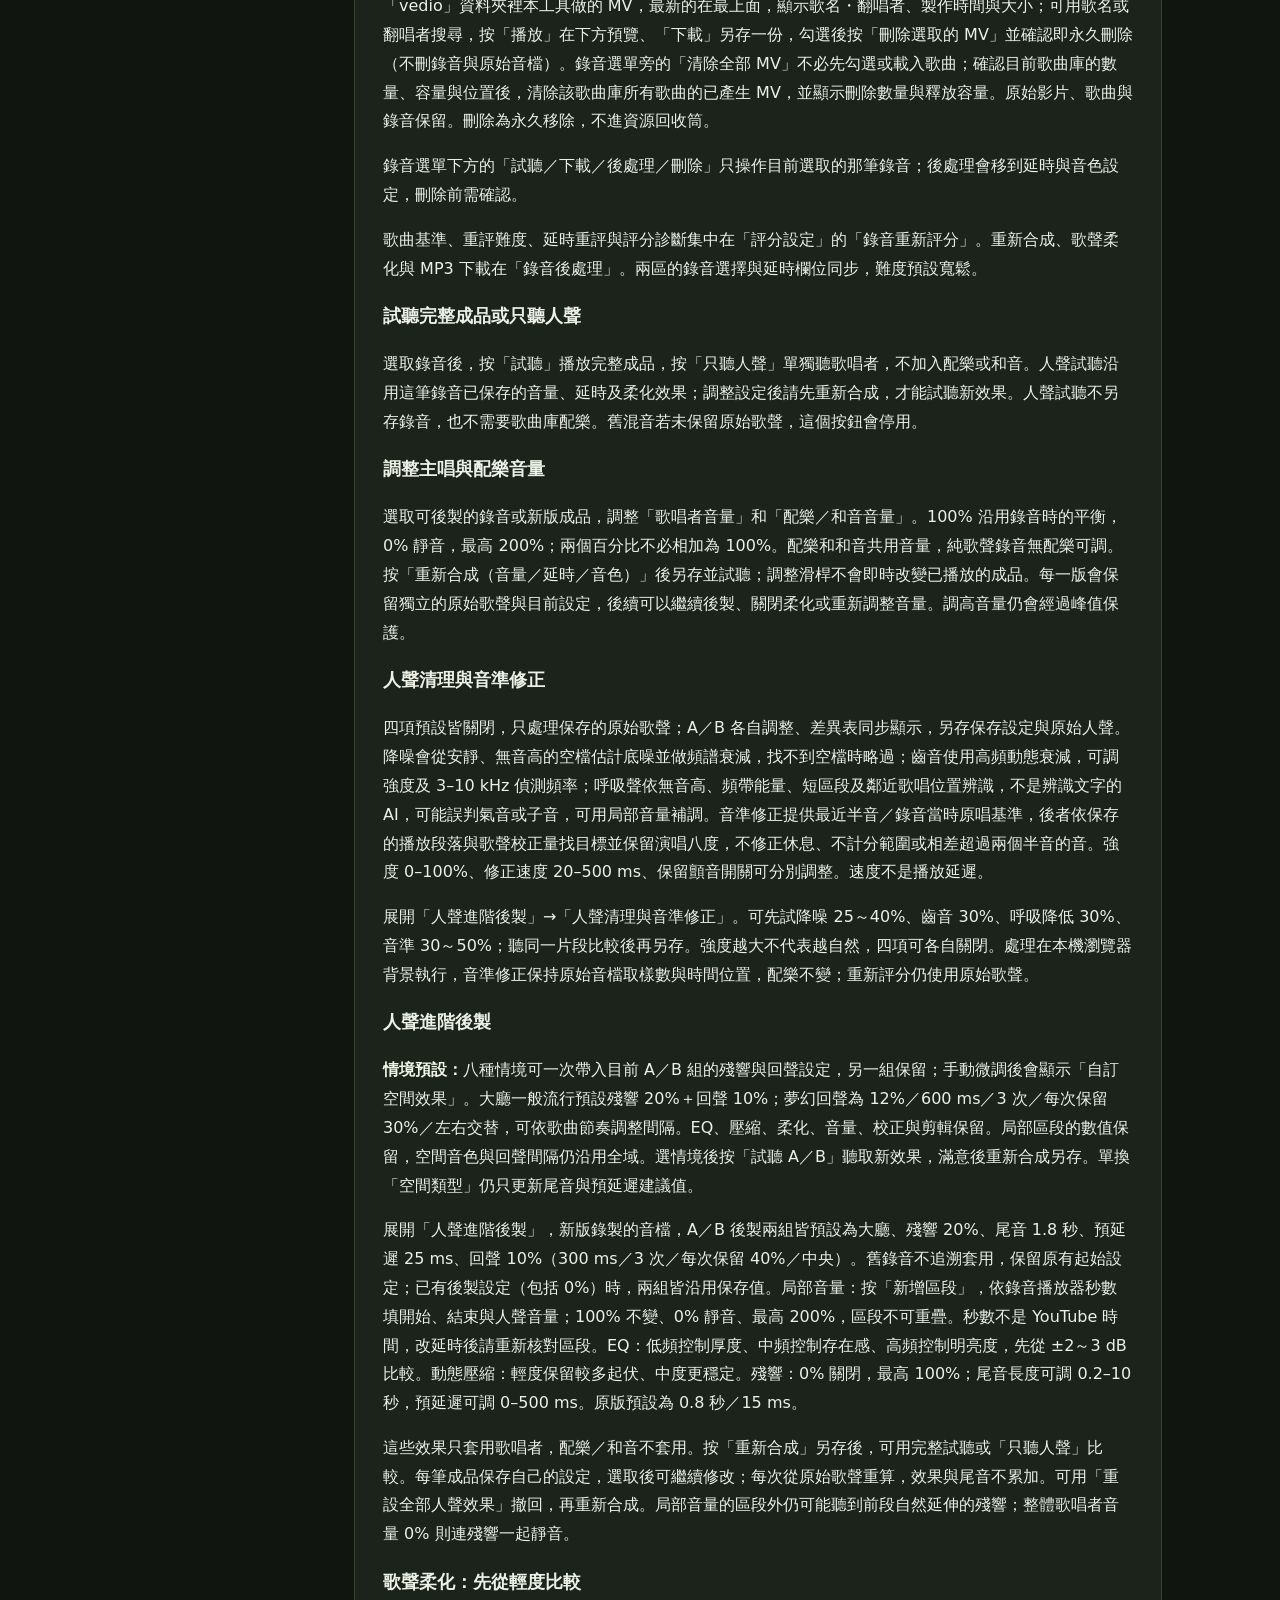
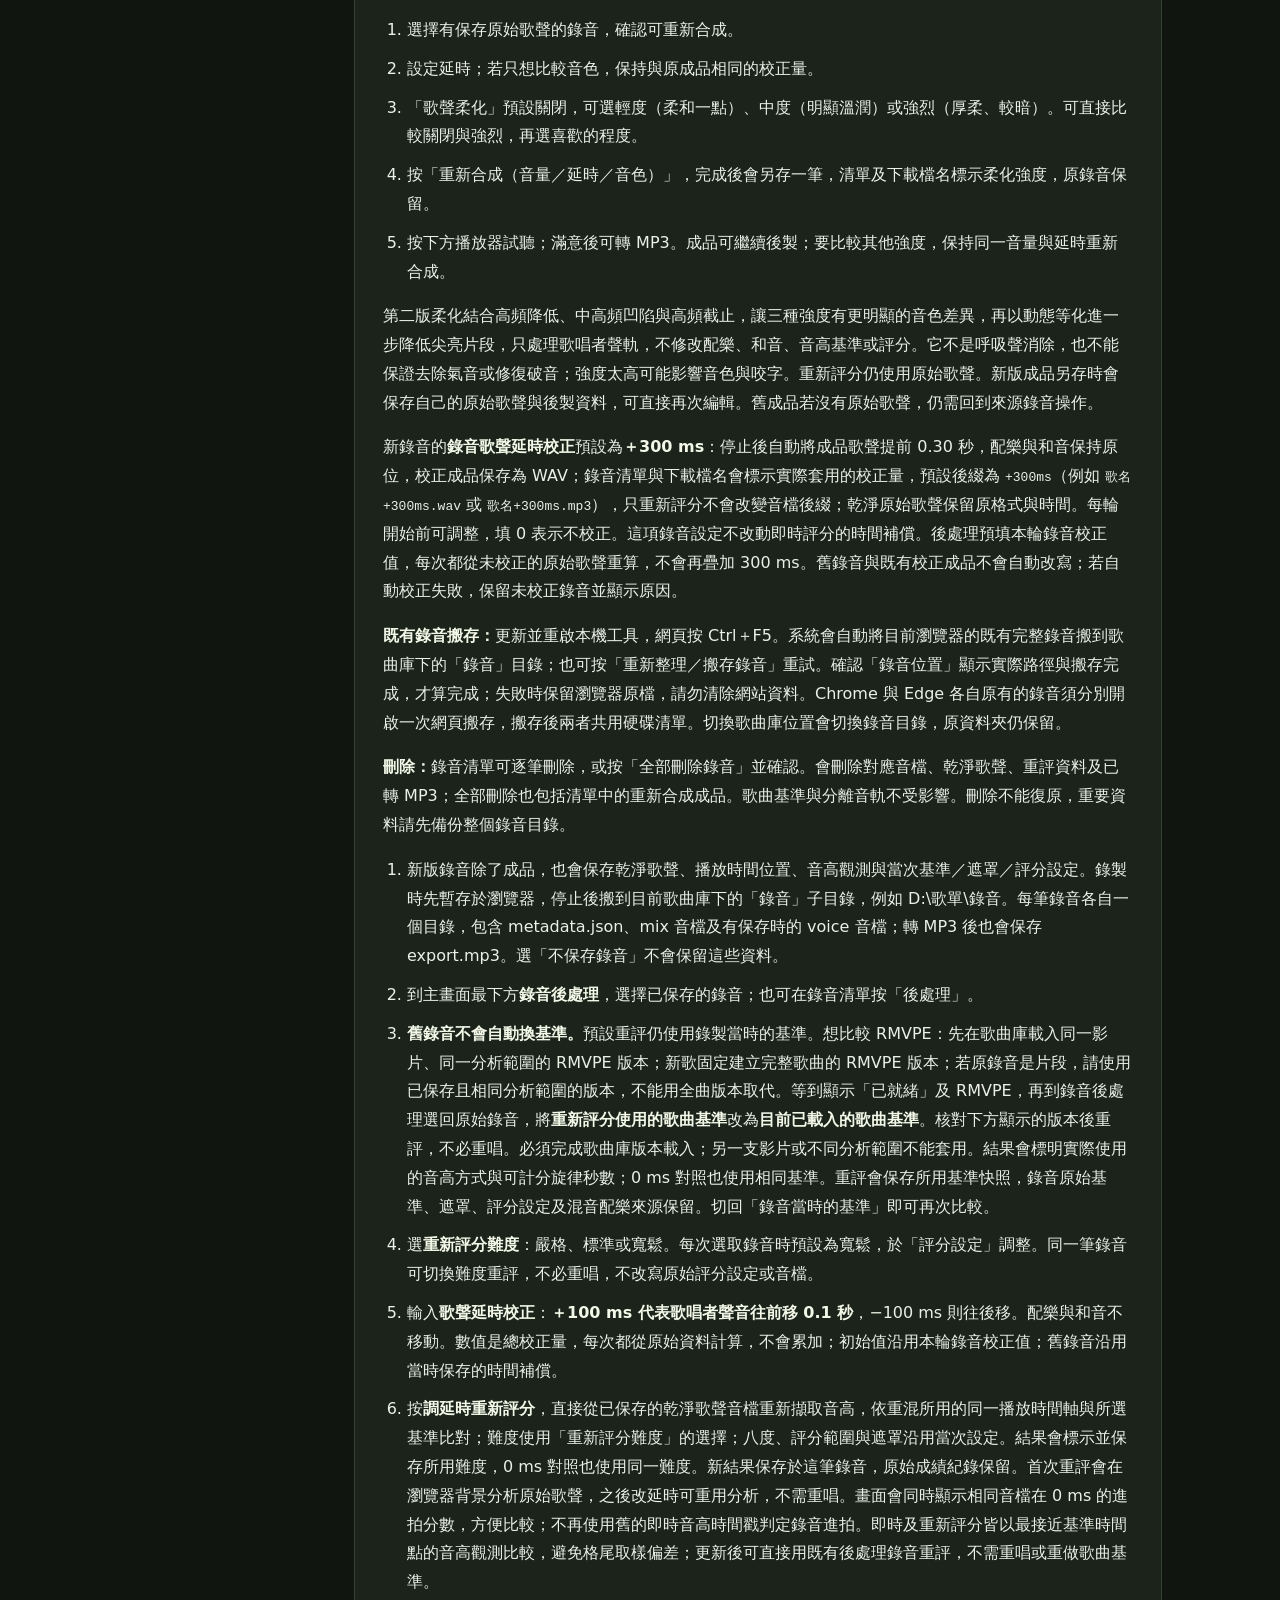
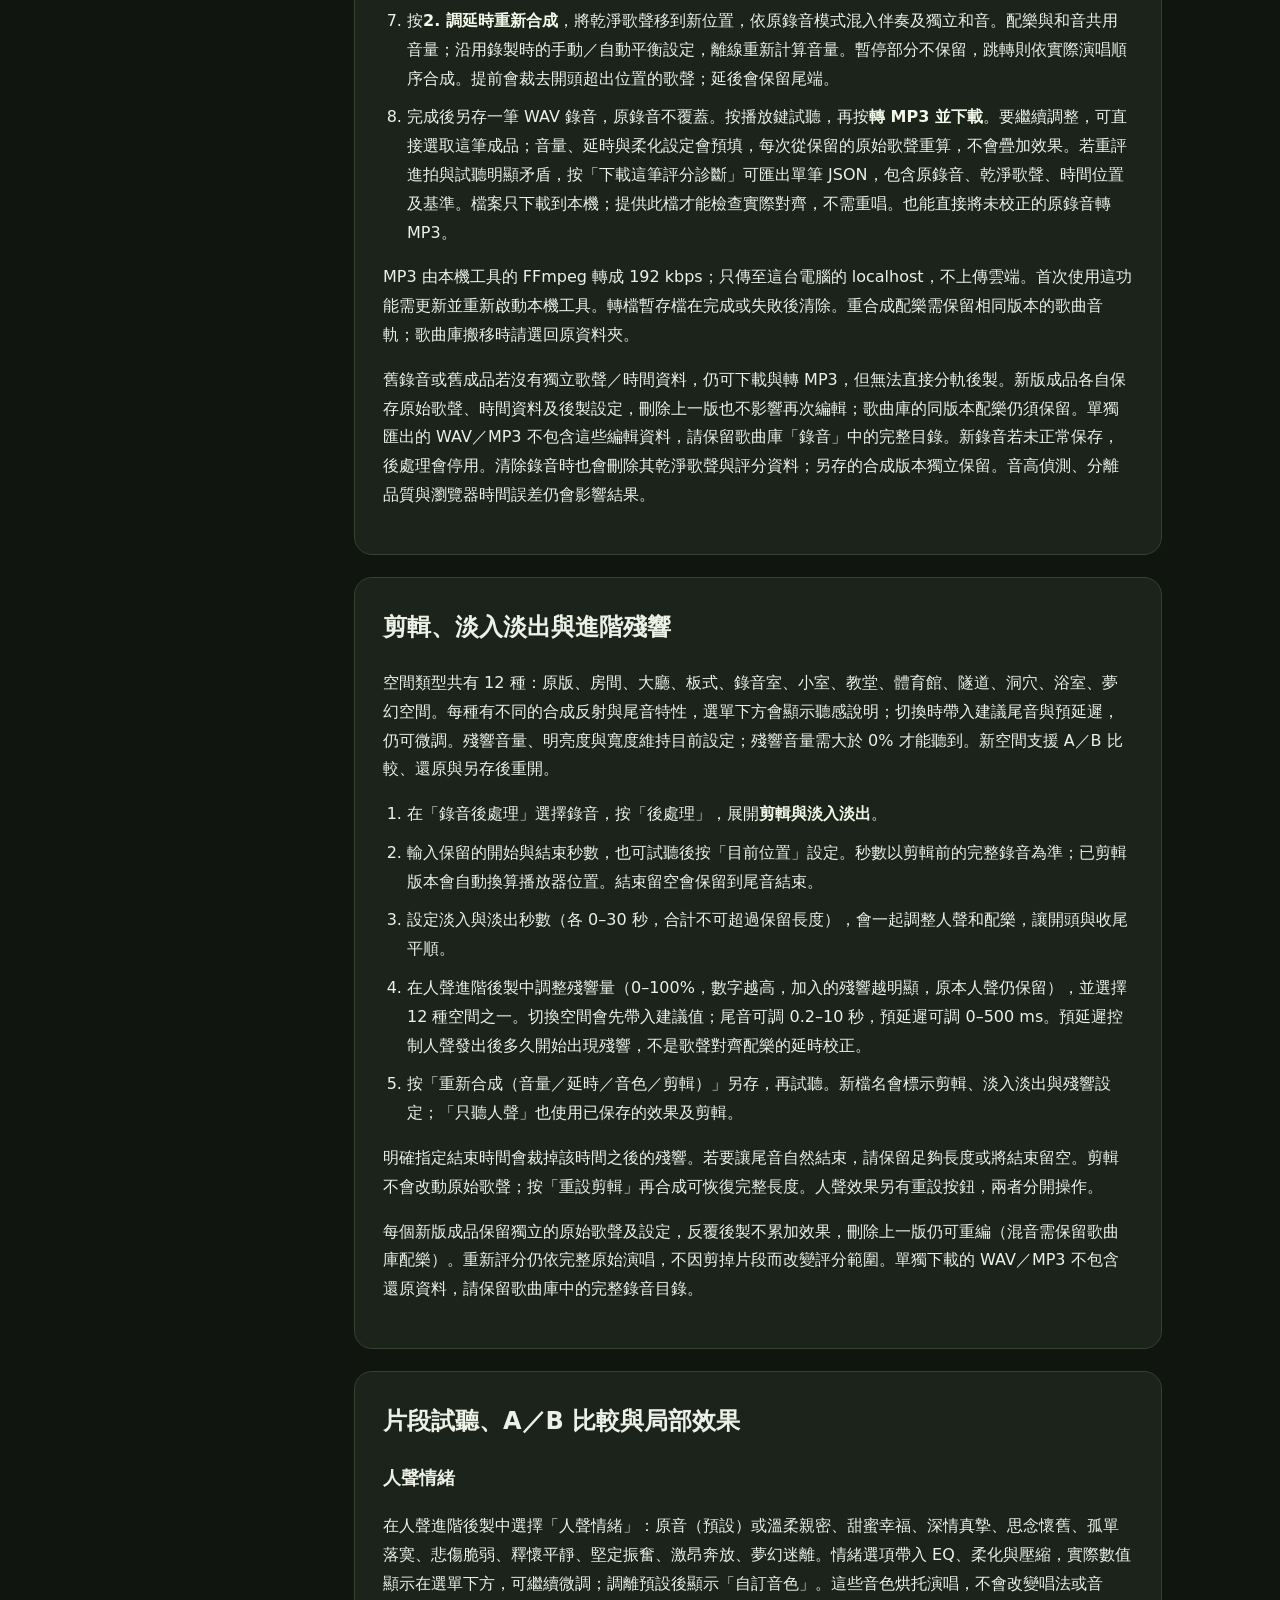
<file: manual.html>
<!doctype html>
<html lang="zh-Hant" data-manual-language="zh-Hant">
<head>
<meta charset="utf-8"><meta name="viewport" content="width=device-width,initial-scale=1">
<meta name="color-scheme" content="dark"><title>操作手冊 · 唱錄系統</title>
<style>
:root{font-family:system-ui,"Microsoft JhengHei",sans-serif;color:#ecf0e5;background:#101510;line-height:1.8;scroll-behavior:smooth}*{box-sizing:border-box}body{margin:0}a{color:#d7fc87;text-underline-offset:4px}header,main,footer{max-width:1100px;margin:auto;padding:28px}header{padding-top:48px}header p{max-width:750px;color:#b3bdac}h1{font-size:clamp(2rem,4vw,3rem);line-height:1.3;margin:16px 0}h2{font-size:1.5rem;margin:0 0 20px}h3{font-size:1.1rem}main{display:grid;grid-template-columns:200px minmax(0,1fr);gap:36px;padding-top:0}nav{position:sticky;top:20px;align-self:start;border:1px solid #35432d;border-radius:14px;padding:16px}nav a{display:block;padding:6px 4px;font-size:.95rem;text-decoration:none}nav a:hover{text-decoration:underline}section{background:#1b231b;border:1px solid #35432d;border-radius:18px;padding:28px;margin:0 0 22px;scroll-margin-top:24px}ol,ul{padding-left:24px}li{margin:10px 0}strong{color:#f2f7e7}.tag{color:#d7fc87;letter-spacing:.1em;font-size:.85rem}.note{border-left:3px solid #d7fc87;padding:10px 16px;background:#263020;border-radius:0 8px 8px 0}pre{white-space:pre-wrap;overflow-wrap:anywhere;background:#101510;padding:14px;border-radius:10px;font-size:.88rem;line-height:1.6}code{overflow-wrap:anywhere}table{width:100%;border-collapse:collapse}th,td{text-align:left;vertical-align:top;padding:10px;border-bottom:1px solid #35432d}th{color:#d7fc87}details{border-bottom:1px solid #35432d;padding:12px 0}summary{cursor:pointer;font-weight:600}footer{color:#a2af9a;font-size:.9rem;padding-bottom:50px}a:focus-visible,summary:focus-visible{outline:2px solid #d7fc87;outline-offset:4px}@media(max-width:760px){header,main,footer{padding:20px}main{display:block}nav{position:static;display:flex;flex-wrap:wrap;gap:4px 14px;margin-bottom:20px}section{padding:20px}h2{font-size:1.3rem}th,td{padding:8px 4px;font-size:.9rem}}@media print{:root{color:#111;background:white}main{display:block}nav{display:none}section{background:white;border-color:#ccc;break-inside:avoid}a,strong,th,.tag{color:#111}.note,pre{background:#eee}header p,footer{color:#444}}
</style>
<script type="module" src="i18n.mjs"></script>
</head>
<body>
<header><label class="theme-picker language-picker" data-i18n-skip for="language-select">語言 / Language<select id="language-select" data-language-picker><option value="zh-Hant">繁體中文</option><option value="en">English</option></select></label><a href="./">← 回到唱錄系統</a><p class="tag">桌機版 · STEP BY STEP · 更新於 2026-10-25</p><h1>從選歌，到唱完一輪</h1><p>適用 Windows 的 Chrome／Edge。網頁放在 GitHub Pages；音訊取得、分離與評分在你的電腦進行。先完成一次安裝，之後從本機歌單載入就能再唱。</p></header>
<main>
<nav aria-label="手冊目錄"><a href="#quick">日常快速流程</a><a href="#install">01 初次安裝</a><a href="#folder">02 指定歌曲庫</a><a href="#prepare">03 準備歌曲</a><a href="#listen">04 分離與試聽</a><a href="#pitch-model">RMVPE 與既有版本</a><a href="#masks">選用：不計分遮罩</a><a href="#sing">05 開始演唱</a><a href="#finish">06 停止與結算</a><a href="#recording">演唱錄音與紀錄</a><a href="#library">07 歌曲庫管理</a><a href="#latency">08 延遲測試</a><a href="#trouble">遇到問題</a><a href="#data">資料與使用限制</a></nav>
<div>
<section id="segments"><p>整首演唱同樣可在「從頭開始唱」上方選擇「演唱時帶唱」，預設原唱＋伴樂，也能選只有伴樂／和音。開始前選好，再按從頭開始唱套用；此選項與錄音儲存、錄完試聽的選項分開。只有伴樂需已保存分離音軌，暫停及跳轉會跟隨影片同步。</p><p class="tag">新增 · 分段錄音與補唱</p><h2>一段一段唱，再試合完整一版</h2><ol><li>先載入歌曲，在播放器下方按<strong>開啟分段模式</strong>。原本<strong>從頭開始唱</strong>與整首評分保留；若有未結算的演唱，先結算再切換。</li><li>播放影片，聽到換段處按<strong>在此分段</strong>，播放不中斷。不用事先決定幾段。</li><li>按慢了也能調整：拖曳時間軸分界線，或展開<strong>調整分界時間／段落名稱</strong>，輸入 mm:ss.sss、提前／延後 0.1 或 1 秒，再試聽前後 3 秒。可復原或移除分界。時間軸上選中（要錄）的段落是亮色，其他段變暗；錄音中那一段會閃爍。</li><li>選段後按<strong>循環練唱本段</strong>，準備好再按<strong>錄這一段</strong>。預設提前播放 5 秒，可在「起唱與尾音設定」輸入 0～60 的整數秒數；段落前時間不足時從歌曲開頭播放。尾音餘量預設 2 秒。「錄音時帶唱」預設原唱＋伴樂，也可選只有伴樂／和音。只有伴樂會將影片靜音，改播已保存的分離音軌；請戴耳機，避免原唱被麥克風收進錄音。</li><li>每次演唱獨立保存，展開<strong>挑選本段演唱版本</strong>選擇本段版本。每段挑選最滿意的一版，再試合完整演唱。</li><li>展開<strong>試合完整一版／另存成品</strong>，選純人聲或人聲加伴樂。預設加伴樂、歌聲校正 <strong>300 ms</strong>。聽整首或本段接合後，可下載 WAV，或<strong>另存完整成品</strong>繼續人聲後製及 A/B。</li></ol><p>右側的<strong>人聲／伴樂音量平衡</strong>與「從頭開始唱」共用設定並記住。預設自動平衡；勾選手動後可調整人聲、配樂比例，仍保留小幅自動修正。單段試聽與完整試合使用目前設定，改完需重新試聽或試合；原始人聲及已存成品不會被改寫，錄音時帶唱音量也不受影響。</p><p class="note">分段模式不寫入整首分數。缺段或調整分界後超出錄音範圍，會提示補唱；只有勾選「允許未錄範圍保留靜音」才會留下空白。各次原始錄音保留，試合另存新成品。</p><p>分界及版本草稿記在目前瀏覽器／網站來源，重新載入同歌曲可繼續；音訊沿用歌曲庫保存。不同瀏覽器及本機／Pages 的草稿不共用。請勿刪除草稿正在採用的原始錄音；如已刪除，試合時會提示來源缺少。</p></section>
<section id="quick"><p class="note">主畫面上方直接列出收音、本機工具、歌曲庫、播放／錄音、歌曲準備、評分與後處理入口，不用展開選單。底色隨捲動標示目前區塊；虛線框及「下一步」提示錄唱流程：確認收音 → 本機工具 → 選歌 → 歌曲準備與 Key → 演唱設定 → 錄唱 → 試聽 → 滿意後保存與後處理。已完成項目會略過。設定可沿用上次，確認後按「設定已確認」。本機相容收音須先連線本機工具，才能實際開麥試聲；提示會說明這個相依條件。窄螢幕可左右滑動上方入口。切換區塊只移動畫面，不會停止演唱或錄音。</p><p class="tag">每次使用</p><h2>已安裝？照這 6 步開始</h2><ol><li>執行工具資料夾的 <code>start-local.ps1</code>，用 Chrome 或 Edge 開啟主畫面。若已用 AI 翻唱工作站的「sign2mv.bat」啟動，唱錄系統已經一起開好，在入口頁按「開啟唱錄系統 →」即可，不用另外執行。</li><li>按<strong>檢查本機工具</strong>，確認顯示已就緒。</li><li>按主畫面上方的<strong>歌曲庫</strong>，在<strong>本機歌單 · 點一首就載入</strong>裡點選歌曲；新歌先在<strong>歌曲網址</strong>貼上連結，再到<strong>聲曲分離與音高旋律擷取</strong>按<strong>準備歌曲基準</strong>。</li><li>戴耳機，開啟麥克風，確認說話時音量條有反應。</li><li>到<strong>評分設定，啟動，與成績</strong>選評分難度與評分範圍，再按<strong>從頭開始唱</strong>；成功啟動後，畫面自動捲到播放器，影片從 0 秒重新開始；分離音軌、錄音與後處理試聽會停止，避免重疊。</li><li>唱完按<strong>結束並結算</strong>。同一首再唱，直接按<strong>從頭開始唱</strong>。</li></ol><p>主畫面頂端的<strong>配色</strong>可選「控台」「科技藍」或「暖色調」。控台跟 AI 翻唱的控台外觀一樣：深灰藍的立體機殼面板、凹陷的輸入框、凸起的按鍵、推子造型滑桿，區塊編號做成 LED 數字窗，頂端介紹縮成一行；科技藍使用深夜藍底、青藍光感與大幅介紹橫幅；暖色調使用深咖啡底與琥珀色重點。預設為控台；此瀏覽器會記住你的選擇，切換時立即生效。下方「從頭開始唱／結束並結算」按鈕寬度為 2:1。主畫面上方有固定的區段導覽。按<strong>播放器、歌曲庫、收音、評分／結算</strong>可直接跳到該區；按<strong>操作手冊 ↗</strong>會開啟新分頁。切到手冊會停止收音，建議開始演唱前先閱讀。</p><p class="note">「評分範圍」預設為<strong>只比已演唱範圍</strong>，後面尚未唱到的部分不扣分。要挑戰完整歌曲時，再自行切換為「整首歌曲」。</p></section>
<section id="install"><p class="tag">STEP 01 · 只需初次安裝</p><h2>安裝並啟動本機工具</h2><p>「先確認本機工具」整區可點標題收合；每次重新載入頁面時預設展開。收合不會停止本機服務，也不會變更歌曲庫設定。</p><ol><li>安裝 <strong>Node.js 22 以上、Python 3.12、FFmpeg／ffprobe</strong>，並讓指令能從 PATH 執行。</li><li>從<a href="https://github.com/nilson0606/sign_record" target="_blank" rel="noopener">專案 GitHub</a>下載程式碼，解壓縮到固定資料夾。之後在該資料夾開啟 PowerShell。</li><li>執行安裝指令。安裝會下載套件，需要網路與磁碟空間：<pre>powershell -NoProfile -ExecutionPolicy Bypass -File .\setup-local.ps1</pre></li><li>安裝完成後啟動：<pre>powershell -NoProfile -ExecutionPolicy Bypass -File .\start-local.ps1</pre></li><li>網站開啟後按<strong>檢查本機工具</strong>。若瀏覽器詢問本機網路存取，允許本站。</li></ol><p>已有舊版工具，要使用主唱／和音分離：先執行 <code>stop-local.ps1</code>，更新工具程式碼後重跑安裝指令，再啟動。歌曲庫與模型不會因重跑安裝而移除。</p><p>重開機後需重新啟動工具；重灌 Windows 或換電腦則需重新安裝。此流程目前以 Windows 桌機為主，尚未完成 iPhone 的本機處理流程。</p></section>
<section id="folder"><p class="tag">STEP 02 · 每台電腦各自設定</p><h2>指定歌曲庫資料夾</h2><ol><li>在<strong>你的本機歌曲庫</strong>按<strong>選擇資料夾</strong>。</li><li>在 Windows 視窗選一個你要保存歌曲的資料夾，確認選取。也可輸入完整路徑，再按<strong>使用此位置</strong>。</li><li>確認網頁顯示設定成功；以後會記住這台電腦的選擇。</li></ol><p>第一次一定要指定位置，別人的電腦不會沿用你的路徑。切換位置只改成讀取另一個歌曲庫，不會搬動或刪掉原本歌曲。若歌曲仍載入，先按歌曲區的<strong>取消／卸載</strong>再換資料夾。</p><p>選擇視窗沒出現時，檢查是否被其他視窗遮住；可按<strong>取消資料夾選擇</strong>，改用完整路徑。</p></section>
<section id="prepare"><p class="tag">STEP 03 · 新歌才需要等待</p><h2>建立歌曲基準</h2><p><strong>歌曲 Key：</strong>播放器下方可選原調或 −12～＋12 半音，再準備歌曲；已載入歌曲則按「建立／載入此 Key」。不同 Key 音軌與評分基準一起保存到歌曲庫，同一首歌收在同一組，錄音、分段草稿及各段選用版本分開保存。變調會重用原調分離音軌，不重新分離；速度與時間軸不變。Key 不為 0 時 YouTube 原聲自動靜音，同步播放本機變調音軌；「原唱＋伴樂」與「只有伴樂」仍可選。回原調會恢復播放器原先的靜音狀態。改選 Key 後需按建立／載入才會套用，既有錄音不會自動變調。</p><p>「分離與音高設定 · 遮罩與試聽」預設收起。展開後可查看預設設定、試聽分離結果及編輯不計分遮罩；「進階分離設定」也預設收起，展開可選分離模型、流程、主唱／和音、音高方法及分析範圍。</p><ol><li>貼上 YouTube 影片網址，選有清楚原唱的版本；貼上後約 0.5 秒會自動載入，不必再按「載入影片」（唱歌或錄音中不自動切換）。</li><li>新歌預設使用<strong>完整歌曲（最長 15 分鐘）、RMVPE、Demucs／htdemucs、單次分離、人聲／伴奏分離</strong>，並保留分離音軌。</li><li>直接按區塊外的<strong>準備歌曲基準</strong>，不用展開設定。</li><li>等待<strong>已就緒</strong>再試聽或開始演唱。分離 100% 之後仍須完成音軌、基準與保存；進度、錯誤與取消按鈕保持在收合區外。</li></ol><p>歌曲庫的既有版本仍依原設定載入，不自動轉成新設定。需要重做該版本時用「重新分離並覆蓋」；缺少音軌時用「補建試聽音軌」，兩者都沿用既有版本。一般「準備歌曲基準」會套用目前選項，收合不會還原。變更模型／模式會保存成不同版本；「還原分離預設」可回到原本預設。</p><p>首次需要下載模型；GPU 可用時優先使用，失敗時依原有規則改用 CPU。音訊只在本機處理及保存。</p></section>
<section id="listen"><p class="tag">STEP 04 · 先用耳朵確認</p><h2>分離結果試聽</h2><ol><li>從歌曲庫載入歌曲，或等待新歌準備完成。</li><li>展開<strong>分離與音高設定 · 遮罩與試聽</strong>，在<strong>分離結果試聽</strong>查看「目前已載入」的歌曲、模型與流程。</li><li>按<strong>試聽人聲</strong>或<strong>試聽伴奏</strong>，下方播放器可暫停與定位；試聽會暫停 YouTube，不參與評分。</li><li>舊版本若只有基準，按<strong>補建試聽音軌</strong>。等待就緒後才可試聽。</li></ol><p>既有 BS-RoFormer、Mel-Band RoFormer、反向相減、YIN 與片段版本仍可從歌曲庫載入；已有四軌的主唱版本也保留主唱／和音試聽。新歌也可在進階分離設定選用上述模型與流程。想在「只有伴樂」時保留原唱和音，選「主唱／和音分離」並保留音軌後準備歌曲；只有兩軌的舊歌需建立此新版本，已有四軌版本可直接載入。</p><p>收起這一區只改變畫面顯示，不會停止正在播放的試聽、YouTube、麥克風或錄音。要停止試聽請使用音訊播放器的暫停鍵。</p></section>
<section id="pitch-model"><h2>RMVPE 與既有基準版本</h2><p>新歌預設使用 RMVPE 擷取歌聲音高，首次下載約 181 MB 的模型，保存於本機並供所有歌曲共用。音高模型不會改變試聽音軌的音色，也不會改變麥克風即時分析方式。</p><p>舊 YIN 版本仍保留。從歌曲庫點選版本後，依歌曲庫與試聽來源標示確認實際模型。已保存的其他模型、片段與遮罩不會因本次 UI 整理被改寫。</p></section>
<section id="masks"><p class="tag">選用 · 預設沒有遮罩</p><h2>樂器被認成歌聲？設定不計分區間</h2><ol><li>先從本機歌單載入已分離好的歌曲，不需要重新分離。</li><li>展開<strong>分離與音高設定 · 遮罩與試聽</strong>，找到下方的<strong>不計分區間遮罩</strong>。建議在開啟麥克風前設定；已有一輪演唱時，先結束並結算才能修改。</li><li>播放到需要排除的段落，按<strong>現在位置設為起點</strong>，到段落結尾按<strong>現在位置設為終點</strong>。也可手動輸入秒數或分:秒，例如 <code>32.5</code> 或 <code>1:02.5</code>。</li><li>按<strong>新增並保存遮罩</strong>，確認顯示「已保存」。可新增多段，重疊或相接的區間會合併。保存失敗時不套用新遮罩，請看錯誤訊息後重試。</li><li>開始演唱後，遮罩區間的右側原唱音符顯示<strong>休息</strong>，藍色基準線中斷；音準、進拍、完整度都不計入。影片仍正常播放，也不會靜音。</li><li>要調整區間，刪掉該段再新增；按<strong>清除全部遮罩</strong>即可恢復原本基準的評分。</li></ol><p class="note">遮罩自動存到<strong>你指定的本機歌曲庫</strong>，綁定原始影片與分析範圍。同一影片、同一分析範圍的 Demucs／BS-RoFormer／Mel-Band RoFormer、人聲／主唱模式、YIN／RMVPE <strong>共用一份遮罩</strong>；在任一版本修改，其他版本下次載入也會套用，換模型或重做不必重標。只在評分與基準顯示時套用，不裁切音檔。既有舊版遮罩會優先採用最近保存且非空的一份；後續修改即寫入共用檔。</p><p>起點包含、終點不包含；實際排除以基準時間格為單位（目前約 0.1 秒），與區間重疊的時間格整格排除。每輪開始後固定遮罩，暫停仍不能修改，結算後才可再改。整首／已演唱兩種評分範圍都適用；如果本輪只經過休息或遮罩區間，不會產生分數。</p></section>
<section id="sing"><p>先在頁面前方的<strong>收音設定</strong>選擇收音方式與麥克風。桌機第一排左側為 01 歌曲網址與播放器，右側為 03 即時音高與收音；下方依序為聲曲分離與音高旋律擷取、本機歌單、02 錄音後處理、04 看節拍調延遲、05 評分與錄音設定；開啟／停止麥克風位於即時音高區。</p><p class="note">評分難度、重新評分難度與歌曲基準、音域比對與評分範圍位於預設收起的<strong>評分設定</strong>。要調整時先展開；錄音內容、歌聲延時與音量平衡收在「錄音設定」；「從頭開始唱」、「結束並結算」、錄音狀態與分數都在 YouTube 影片下方，維持可見。</p><p class="tag">STEP 05 · 每輪開始前設定</p><h2>開啟麥克風，從頭開始唱</h2><ol><li>戴上耳機，選好<strong>收音麥克風</strong>，按<strong>開啟麥克風</strong>並允許權限。說話時確認音量條與音高有反應。</li><li>在<strong>評分難度</strong>選標準、嚴格或寬鬆。預設<strong>寬鬆</strong>，適合輕鬆練唱；標準沿用原本規則，嚴格適合精準練習。每輪開始後固定，分數上方會標示本輪難度。</li><li>在<strong>音域比對</strong>保留<strong>允許高／低八度</strong>，男聲唱女聲旋律時可低八度；選嚴格原調才要求與原唱同音高。</li><li>選<strong>評分範圍</strong>。預設<strong>只比已演唱範圍</strong>，只評開始至停止的播放區間，區間內的漏唱、跳過仍會扣分。改選<strong>整首歌曲</strong>才會把提前結束的剩餘段落算漏唱。</li><li>按<strong>從頭開始唱</strong>。系統開啟麥克風、等待播放器回到 0 秒，再清除上一輪資料開始評分。原本正在播放也會重新開始。麥克風就緒且播放器確認回到 0 秒後，畫面自動捲到播放器，位置會避開上方固定導覽列，不必自己往上找影片。</li><li>保持此網頁在前景。亮色線是你的聲音（冷色調為青色、暖色調為琥珀色）、藍線是原唱基準；允許八度差時兩線不一定重疊。</li></ol><p>也可在歌曲基準與麥克風都就緒後直接按 YouTube 播放，從當時的播放位置開始評分。需要每次從頭一致練習，請用<strong>從頭開始唱</strong>。</p><h3>即時歌聲輸出</h3><p>先開啟麥克風，在「即時音高與收音」勾選「即時播放我的歌聲」，並選擇歌聲喇叭。輸出音量預設 30%，只影響喇叭監聽，不改變錄音或評分；YouTube 配樂仍由原本的輸出裝置播放。歌聲輸出預設關閉，停止收音、換麥克風或離開頁面時一併關閉，下次開麥需自行勾選。請先用低音量測試，喇叭遠離麥克風以免回授；本機相容收音配合新版本機工具時，歌聲由 Python 直接以 Windows 共用模式送到所選喇叭，省略瀏覽器回放；狀態會顯示「本機歌聲直送喇叭中」。將歌聲輸出選成與 YouTube 相同的電腦喇叭，即可同時聽到配樂與歌聲，不用更改 USB 麥克風或喇叭接線。監聽音訊若積壓會跳過過期片段；只有監聽分支會丟棄片段，原本錄音串流與混音保持原行為。300 ms 是預設錄音成品校正量，不是喇叭回放等待時間。網頁失去監聽控制連線後，本機監聽會自動關閉；輸出裝置故障只停止監聽，收音可繼續。實際延遲仍受音效裝置與系統排程影響。更新此功能需重啟本機工具；舊工具仍使用瀏覽器監聽。若看不到其他喇叭，開麥後按重新整理；瀏覽器收音模式不支援選擇輸出時使用系統預設喇叭。</p><h3>三種難度怎麼比？</h3><table><thead><tr><th>難度</th><th>音準滿分誤差</th><th>進拍滿分誤差</th></tr></thead><tbody><tr><td>標準（原有規則）</td><td>±25 音分</td><td>±80 毫秒</td></tr><tr><td>嚴格</td><td>±15 音分</td><td>±40 毫秒</td></tr><tr><td>寬鬆（預設）</td><td>±50 音分</td><td>±120 毫秒</td></tr></tbody></table><p>100 音分＝1 個半音。超過滿分範圍後逐步扣分；嚴格／標準／寬鬆的單格音準分別在 100／200／300 音分歸零，單個起音的進拍分別在 200／350／500 毫秒歸零。漏唱仍扣分，完整度算法與三項權重相同。</p><p>難度、允許高低八度、整首／已演唱範圍是三個獨立設定。改難度不用重新分離歌曲；結算後選下一輪難度，再按「從頭開始唱」。歌曲初次就緒時也可直接按 YouTube 播放，會使用開始當時所選難度；結算後再唱請按「從頭開始唱」。</p><p>這些是本工具自訂的練習門檻，尚未經真人評分校準。「標準」不代表業界統一標準；分離品質與收音延遲也會影響分數。歷史紀錄仍只保存歌名與分數，不另保存難度，跨難度的歷史分數不宜直接比較。</p><p>評分是音準 60%、進拍 25%、完整度 15%。不辨識歌詞；唱錯字但音高相同，無法據此判定。設定在本輪開始後固定，下一輪可再改。</p></section>
<section id="finish"><p class="tag">STEP 06 · 唱一段也能結算</p><h2>停止、結算與再唱一次</h2><table><thead><tr><th>操作</th><th>會發生什麼事</th></tr></thead><tbody><tr><td>暫停 YouTube</td><td>暫停評分；緩衝時也不計分。</td></tr><tr><td>停止收音</td><td>停止並保存本輪錄音，釋放麥克風，播放器暫停並回到 0 秒；保留本輪評分資料，可再按結束並結算。</td></tr><tr><td>結束並結算</td><td>結算本輪、保存分數，並停止與保存本輪錄音（若有啟用）；歌曲基準與試聽仍保留，可直接再唱。</td></tr><tr><td>從頭開始唱</td><td>麥克風與播放器就緒後，清除上一輪尚未結算的演唱資料，自動捲到播放器，從 0 秒重新計分。</td></tr><tr><td>YouTube 播完</td><td>有進行中的演唱時會自動結算。</td></tr></tbody></table><p>只分析前 30 秒時，播放超過 30 秒就不再累計該基準之外的聲音，但不會強制結算或停止影片。中途結束仍按<strong>結束並結算</strong>。</p><p>只試麥克風、尚未開始歌曲評分時，不會產生一輪分數。切到其他分頁或裝置中斷會停止收音，回來需重新開啟；已有演唱資料仍可結算。</p></section>
<section id="recording"><p class="note">演唱錄音儲存、錄音歌聲延時校正與音量平衡，統一放在預設收起的<strong>錄音設定</strong>；錄製前展開調整，收起後仍保留設定。錄音狀態、開始／結束按鈕及本輪分數集中在 YouTube 影片下方。</p><h2>演唱錄音與分數紀錄</h2><ol><li>展開<strong>錄音設定</strong>，找到<strong>演唱錄音儲存</strong>。錄音內容有「歌唱者」與「歌唱者＋配樂／和音」（預設）兩種，也可選「不保存錄音」關閉錄製。此瀏覽器會記住選擇；選不保存後只收音評分，不啟動錄音器。</li><li>在播放器下方、「從頭開始唱」按鈕前展開<strong>人聲／伴樂音量平衡</strong>，預設不勾選「手動設定比例＋自動微調」，由系統自動平衡歌唱者與配樂／和音，各路最多修正 ±6 dB。勾選後可先調歌唱者、配樂／和音音量（0–200%），系統以這個設定為基礎，只微調 ±3 dB；0% 保持靜音。兩個百分比是各自音量，不必加總為 100%。設定會記住，每輪開始後固定；歌唱者模式不使用配樂／和音滑桿；配樂與和音合為一路調整，保留兩者相對比例。</li><li>混音需已保存分離音軌；沒有時先補建。系統依已載入版本判斷：一般兩軌版本加入伴奏；主唱／和音四軌版本加入伴奏＋和音。兩條音軌同步跟隨播放、暫停與跳轉；缺少應有音軌時會提示補建，不會偷偷省略和音。不加入原唱主唱或全部人聲，也不擷取 YouTube 網頁聲音。錄音清單會標示有無獨立和音。請戴耳機，避免喇叭聲再漏進麥克風。</li><li>按<strong>從頭開始唱</strong>，完成麥克風與播放器同步後，影片播放時開始錄音。暫停或緩衝時錄音也暫停；跳轉會跟隨新位置，儲存的是實際演唱順序。歌唱者模式完全不混入伴奏或和音。</li><li>按<strong>停止收音</strong>、<strong>結束並結算</strong>或等影片播完，會自動停止並保留在播放器下方的「整首錄音 · 待確認」。可選人聲＋伴樂（預設）或純人聲試聽；滿意後按「存到錄音後處理」才加入後處理選單，不滿意可刪除此版。待確認錄音重新整理後仍會保留。重按「從頭開始唱」會先保存上一段，再另開一段，不覆蓋；只按 YouTube 播放或單獨測試麥克風不會另開錄音。</li><li>在<strong>錄音後處理</strong>區塊展開<strong>整首演唱與已保存成品</strong>，可試聽、下載或刪除個別錄音。桌機 Chrome／Edge 通常保存 WebM／Opus 音訊。錄音完成後存於本機歌曲庫的「錄音」子目錄；未搬存成功時仍留在瀏覽器，請看錄音位置訊息。</li><li>展開<strong>分數紀錄 · 勾選清除</strong>，勾選需要刪除的紀錄，按<strong>清除勾選紀錄</strong>；可全選，也可直接按<strong>全部清除</strong>。這些操作只刪分數，錄音與歌曲庫不受影響。</li></ol><p>伴奏只涵蓋準備歌曲時的分析範圍；超過音軌長度後，錄音仍會繼續保存歌聲。錄音的自動音量採平滑調整，低於門檻或未偵測到穩定歌聲時不自動增強麥克風；輸出有壓縮及峰值保護。這是音量平衡，不是自動 EQ；無法修復麥克風本身已經破音的訊號。混音不加入音高評分的麥克風訊號，遮罩也只影響評分，不會把錄音消音。藍牙與裝置延遲仍可能造成聽感上的不同步。</p><p>切到背景或換裝置會停止收音並嘗試保存。錄音期間約每秒把音訊片段存入本機資料庫；意外關閉時只能保留已寫入的片段，清單會標示未正常結束。儲存空間不足時會顯示「下載未保存錄音」，請在關閉頁面前下載備份。</p></section>
<section id="library"><p class="tag">STEP 07 · 下次不用重新分離</p><h2>載入、重做與刪除</h2><ol><li>按主畫面上方的<strong>歌曲庫</strong>，會自動捲到獨立的本機歌單區並展開歌單；也可直接點<strong>本機歌單 · 點一首就載入</strong>的大字亮色標題展開或收合。下方顯示已保存的基準數量，必要時按<strong>重新整理歌曲庫</strong>。</li><li>點歌曲名稱直接載入；會卸載前一首的記憶體工作，但不刪除前一首保存的資料。</li><li>要重做：從歌曲庫載入要重做的版本，再按<strong>重新分離並覆蓋</strong>。會跳過快取，成功後才替換同一影片、範圍、模型、流程、音高方式、模式的結果。</li><li>要移除：按該筆的<strong>刪除</strong>，會刪掉這筆基準與試聽音檔。其他模型、範圍或模式的版本不受影響。</li></ol><p>如果新分離失敗，新產物會清除；已保存的舊結果在新結果成功前保留。不同模型、分析範圍與分離模式是不同筆。要切換既有版本，從歌曲庫載入對應項目。</p><p>進行中的演唱請先結束並結算，再重做、補建或換歌。歌曲區<strong>取消／卸載</strong>釋放目前工作，不等於刪除歌曲庫。</p></section>
<section id="latency"><p class="tag">STEP 08 · 選用</p><h2>五音延遲測試</h2><p>支援的 Chrome／Edge 中，麥克風分析採「不開啟喇叭輸出」模式，YouTube 獨立播放。只有五音測試會暫時啟用分析器的聲音輸出；測試結束或取消後恢復。可在「收音裝置與狀態」查看分析輸出模式。</p><p>評分的<strong>手動時間補償預設為＋200 ms</strong>，將歌手聲音提前 0.20 秒比對：10.200 秒的歌聲對照 10.000 秒的歌曲基準。更換收音裝置後回到此預設，可再手動調整或測試。評分補償預設 200 ms、錄音校正預設 300 ms，分別用於比對與音檔，兩者不會相加。</p><ol><li>開啟麥克風，先展開<strong>看節拍，調延遲</strong>，再展開<strong>Do Re Mi Fa Sol 五音延遲測試</strong>。</li><li>選跟唱，或把耳機／喇叭靠近麥克風的聲音回收模式；再選適合的高低音域。</li><li>按<strong>播放五音並測試</strong>，跟唱或讓麥克風收回測試音。</li><li>穩定辨識至少 4 個音才提供建議；按<strong>套用建議補償</strong>才會改動數值。也可手動調整。</li></ol><p>跟唱結果包含人的反應時間；聲音回收測的是網頁音訊往返時間，可能與 YouTube 不同。補償只調整評分比對位置，不會消除藍牙耳機本身延遲。換裝置後重新測試，先用有線設備較容易比對。</p></section>
<section id="recording-post"><h2>錄音後處理：調延時，不必重唱</h2><p>選取已保存成品，按「製作 MV」，填寫歌名與翻唱者，即可輸出 1080p MP4 節奏動畫，保存到歌曲庫的「vedio」資料夾。使用選取成品的音訊，保留已保存的音量、效果與剪輯；剛改設定時，請先重新合成並選取新成品。做過的 MV 都在「🎬 已保存 MV」（錄音後處理區，預設收合）：展開就列出歌曲庫「vedio」資料夾裡本工具做的 MV，最新的在最上面，顯示歌名・翻唱者、製作時間與大小；可用歌名或翻唱者搜尋，按「播放」在下方預覽、「下載」另存一份，勾選後按「刪除選取的 MV」並確認即永久刪除（不刪錄音與原始音檔）。錄音選單旁的「清除全部 MV」不必先勾選或載入歌曲；確認目前歌曲庫的數量、容量與位置後，清除該歌曲庫所有歌曲的已產生 MV，並顯示刪除數量與釋放容量。原始影片、歌曲與錄音保留。刪除為永久移除，不進資源回收筒。</p><p>錄音選單下方的「試聽／下載／後處理／刪除」只操作目前選取的那筆錄音；後處理會移到延時與音色設定，刪除前需確認。</p><p>歌曲基準、重評難度、延時重評與評分診斷集中在「評分設定」的「錄音重新評分」。重新合成、歌聲柔化與 MP3 下載在「錄音後處理」。兩區的錄音選擇與延時欄位同步，難度預設寬鬆。</p><h3>試聽完整成品或只聽人聲</h3><p>選取錄音後，按「試聽」播放完整成品，按「只聽人聲」單獨聽歌唱者，不加入配樂或和音。人聲試聽沿用這筆錄音已保存的音量、延時及柔化效果；調整設定後請先重新合成，才能試聽新效果。人聲試聽不另存錄音，也不需要歌曲庫配樂。舊混音若未保留原始歌聲，這個按鈕會停用。</p><h3>調整主唱與配樂音量</h3><p>選取可後製的錄音或新版成品，調整「歌唱者音量」和「配樂／和音音量」。100% 沿用錄音時的平衡，0% 靜音，最高 200%；兩個百分比不必相加為 100%。配樂和和音共用音量，純歌聲錄音無配樂可調。按「重新合成（音量／延時／音色）」後另存並試聽；調整滑桿不會即時改變已播放的成品。每一版會保留獨立的原始歌聲與目前設定，後續可以繼續後製、關閉柔化或重新調整音量。調高音量仍會經過峰值保護。</p><h3>人聲清理與音準修正</h3><p>四項預設皆關閉，只處理保存的原始歌聲；A／B 各自調整、差異表同步顯示，另存保存設定與原始人聲。降噪會從安靜、無音高的空檔估計底噪並做頻譜衰減，找不到空檔時略過；齒音使用高頻動態衰減，可調強度及 3–10 kHz 偵測頻率；呼吸聲依無音高、頻帶能量、短區段及鄰近歌唱位置辨識，不是辨識文字的 AI，可能誤判氣音或子音，可用局部音量補調。音準修正提供最近半音／錄音當時原唱基準，後者依保存的播放段落與歌聲校正量找目標並保留演唱八度，不修正休息、不計分範圍或相差超過兩個半音的音。強度 0–100%、修正速度 20–500 ms、保留顫音開關可分別調整。速度不是播放延遲。</p><p>展開「人聲進階後製」→「人聲清理與音準修正」。可先試降噪 25～40%、齒音 30%、呼吸降低 30%、音準 30～50%；聽同一片段比較後再另存。強度越大不代表越自然，四項可各自關閉。處理在本機瀏覽器背景執行，音準修正保持原始音檔取樣數與時間位置，配樂不變；重新評分仍使用原始歌聲。</p><h3>人聲進階後製</h3><p><strong>情境預設：</strong>八種情境可一次帶入目前 A／B 組的殘響與回聲設定，另一組保留；手動微調後會顯示「自訂空間效果」。大廳一般流行預設殘響 20%＋回聲 10%；夢幻回聲為 12%／600 ms／3 次／每次保留 30%／左右交替，可依歌曲節奏調整間隔。EQ、壓縮、柔化、音量、校正與剪輯保留。局部區段的數值保留，空間音色與回聲間隔仍沿用全域。選情境後按「試聽 A／B」聽取新效果，滿意後重新合成另存。單換「空間類型」仍只更新尾音與預延遲建議值。</p><p>展開「人聲進階後製」，新版錄製的音檔，A／B 後製兩組皆預設為大廳、殘響 20%、尾音 1.8 秒、預延遲 25 ms、回聲 10%（300 ms／3 次／每次保留 40%／中央）。舊錄音不追溯套用，保留原有起始設定；已有後製設定（包括 0%）時，兩組皆沿用保存值。局部音量：按「新增區段」，依錄音播放器秒數填開始、結束與人聲音量；100% 不變、0% 靜音、最高 200%，區段不可重疊。秒數不是 YouTube 時間，改延時後請重新核對區段。EQ：低頻控制厚度、中頻控制存在感、高頻控制明亮度，先從 ±2～3 dB 比較。動態壓縮：輕度保留較多起伏、中度更穩定。殘響：0% 關閉，最高 100%；尾音長度可調 0.2–10 秒，預延遲可調 0–500 ms。原版預設為 0.8 秒／15 ms。</p><p>這些效果只套用歌唱者，配樂／和音不套用。按「重新合成」另存後，可用完整試聽或「只聽人聲」比較。每筆成品保存自己的設定，選取後可繼續修改；每次從原始歌聲重算，效果與尾音不累加。可用「重設全部人聲效果」撤回，再重新合成。局部音量的區段外仍可能聽到前段自然延伸的殘響；整體歌唱者音量 0% 則連殘響一起靜音。</p><h3>歌聲柔化：先從輕度比較</h3><ol><li>選擇有保存原始歌聲的錄音，確認可重新合成。</li><li>設定延時；若只想比較音色，保持與原成品相同的校正量。</li><li>「歌聲柔化」預設關閉，可選輕度（柔和一點）、中度（明顯溫潤）或強烈（厚柔、較暗）。可直接比較關閉與強烈，再選喜歡的程度。</li><li>按「重新合成（音量／延時／音色）」，完成後會另存一筆，清單及下載檔名標示柔化強度，原錄音保留。</li><li>按下方播放器試聽；滿意後可轉 MP3。成品可繼續後製；要比較其他強度，保持同一音量與延時重新合成。</li></ol><p>第二版柔化結合高頻降低、中高頻凹陷與高頻截止，讓三種強度有更明顯的音色差異，再以動態等化進一步降低尖亮片段，只處理歌唱者聲軌，不修改配樂、和音、音高基準或評分。它不是呼吸聲消除，也不能保證去除氣音或修復破音；強度太高可能影響音色與咬字。重新評分仍使用原始歌聲。新版成品另存時會保存自己的原始歌聲與後製資料，可直接再次編輯。舊成品若沒有原始歌聲，仍需回到來源錄音操作。</p><p>新錄音的<strong>錄音歌聲延時校正</strong>預設為<strong>＋300 ms</strong>：停止後自動將成品歌聲提前 0.30 秒，配樂與和音保持原位，校正成品保存為 WAV；錄音清單與下載檔名會標示實際套用的校正量，預設後綴為 <code>+300ms</code>（例如 <code>歌名+300ms.wav</code> 或 <code>歌名+300ms.mp3</code>），只重新評分不會改變音檔後綴；乾淨原始歌聲保留原格式與時間。每輪開始前可調整，填 0 表示不校正。這項錄音設定不改動即時評分的時間補償。後處理預填本輪錄音校正值，每次都從未校正的原始歌聲重算，不會再疊加 300 ms。舊錄音與既有校正成品不會自動改寫；若自動校正失敗，保留未校正錄音並顯示原因。</p><p><strong>既有錄音搬存：</strong>更新並重啟本機工具，網頁按 Ctrl＋F5。系統會自動將目前瀏覽器的既有完整錄音搬到歌曲庫下的「錄音」目錄；也可按「重新整理／搬存錄音」重試。確認「錄音位置」顯示實際路徑與搬存完成，才算完成；失敗時保留瀏覽器原檔，請勿清除網站資料。Chrome 與 Edge 各自原有的錄音須分別開啟一次網頁搬存，搬存後兩者共用硬碟清單。切換歌曲庫位置會切換錄音目錄，原資料夾仍保留。</p><p><strong>刪除：</strong>錄音清單可逐筆刪除，或按「全部刪除錄音」並確認。會刪除對應音檔、乾淨歌聲、重評資料及已轉 MP3；全部刪除也包括清單中的重新合成成品。歌曲基準與分離音軌不受影響。刪除不能復原，重要資料請先備份整個錄音目錄。</p><ol><li>新版錄音除了成品，也會保存乾淨歌聲、播放時間位置、音高觀測與當次基準／遮罩／評分設定。錄製時先暫存於瀏覽器，停止後搬到目前歌曲庫下的「錄音」子目錄，例如 D:\歌單\錄音。每筆錄音各自一個目錄，包含 metadata.json、mix 音檔及有保存時的 voice 音檔；轉 MP3 後也會保存 export.mp3。選「不保存錄音」不會保留這些資料。</li><li>到主畫面最下方<strong>錄音後處理</strong>，選擇已保存的錄音；也可在錄音清單按「後處理」。</li><li><strong>舊錄音不會自動換基準。</strong>預設重評仍使用錄製當時的基準。想比較 RMVPE：先在歌曲庫載入同一影片、同一分析範圍的 RMVPE 版本；新歌固定建立完整歌曲的 RMVPE 版本；若原錄音是片段，請使用已保存且相同分析範圍的版本，不能用全曲版本取代。等到顯示「已就緒」及 RMVPE，再到錄音後處理選回原始錄音，將<strong>重新評分使用的歌曲基準</strong>改為<strong>目前已載入的歌曲基準</strong>。核對下方顯示的版本後重評，不必重唱。必須完成歌曲庫版本載入；另一支影片或不同分析範圍不能套用。結果會標明實際使用的音高方式與可計分旋律秒數；0 ms 對照也使用相同基準。重評會保存所用基準快照，錄音原始基準、遮罩、評分設定及混音配樂來源保留。切回「錄音當時的基準」即可再次比較。</li><li>選<strong>重新評分難度</strong>：嚴格、標準或寬鬆。每次選取錄音時預設為寬鬆，於「評分設定」調整。同一筆錄音可切換難度重評，不必重唱，不改寫原始評分設定或音檔。</li><li>輸入<strong>歌聲延時校正</strong>：<strong>＋100 ms 代表歌唱者聲音往前移 0.1 秒</strong>，−100 ms 則往後移。配樂與和音不移動。數值是總校正量，每次都從原始資料計算，不會累加；初始值沿用本輪錄音校正值；舊錄音沿用當時保存的時間補償。</li><li>按<strong>調延時重新評分</strong>，直接從已保存的乾淨歌聲音檔重新擷取音高，依重混所用的同一播放時間軸與所選基準比對；難度使用「重新評分難度」的選擇；八度、評分範圍與遮罩沿用當次設定。結果會標示並保存所用難度，0 ms 對照也使用同一難度。新結果保存於這筆錄音，原始成績紀錄保留。首次重評會在瀏覽器背景分析原始歌聲，之後改延時可重用分析，不需重唱。畫面會同時顯示相同音檔在 0 ms 的進拍分數，方便比較；不再使用舊的即時音高時間戳判定錄音進拍。即時及重新評分皆以最接近基準時間點的音高觀測比較，避免格尾取樣偏差；更新後可直接用既有後處理錄音重評，不需重唱或重做歌曲基準。</li><li>按<strong>2. 調延時重新合成</strong>，將乾淨歌聲移到新位置，依原錄音模式混入伴奏及獨立和音。配樂與和音共用音量；沿用錄製時的手動／自動平衡設定，離線重新計算音量。暫停部分不保留，跳轉則依實際演唱順序合成。提前會裁去開頭超出位置的歌聲；延後會保留尾端。</li><li>完成後另存一筆 WAV 錄音，原錄音不覆蓋。按播放鍵試聽，再按<strong>轉 MP3 並下載</strong>。要繼續調整，可直接選取這筆成品；音量、延時與柔化設定會預填，每次從保留的原始歌聲重算，不會疊加效果。若重評進拍與試聽明顯矛盾，按「下載這筆評分診斷」可匯出單筆 JSON，包含原錄音、乾淨歌聲、時間位置及基準。檔案只下載到本機；提供此檔才能檢查實際對齊，不需重唱。也能直接將未校正的原錄音轉 MP3。</li></ol><p>MP3 由本機工具的 FFmpeg 轉成 192 kbps；只傳至這台電腦的 localhost，不上傳雲端。首次使用這功能需更新並重新啟動本機工具。轉檔暫存檔在完成或失敗後清除。重合成配樂需保留相同版本的歌曲音軌；歌曲庫搬移時請選回原資料夾。</p><p>舊錄音或舊成品若沒有獨立歌聲／時間資料，仍可下載與轉 MP3，但無法直接分軌後製。新版成品各自保存原始歌聲、時間資料及後製設定，刪除上一版也不影響再次編輯；歌曲庫的同版本配樂仍須保留。單獨匯出的 WAV／MP3 不包含這些編輯資料，請保留歌曲庫「錄音」中的完整目錄。新錄音若未正常保存，後處理會停用。清除錄音時也會刪除其乾淨歌聲與評分資料；另存的合成版本獨立保留。音高偵測、分離品質與瀏覽器時間誤差仍會影響結果。</p></section><section id="recording-edit"><h2>剪輯、淡入淡出與進階殘響</h2><p>空間類型共有 12 種：原版、房間、大廳、板式、錄音室、小室、教堂、體育館、隧道、洞穴、浴室、夢幻空間。每種有不同的合成反射與尾音特性，選單下方會顯示聽感說明；切換時帶入建議尾音與預延遲，仍可微調。殘響音量、明亮度與寬度維持目前設定；殘響音量需大於 0% 才能聽到。新空間支援 A／B 比較、還原與另存後重開。</p><ol><li>在「錄音後處理」選擇錄音，按「後處理」，展開<strong>剪輯與淡入淡出</strong>。</li><li>輸入保留的開始與結束秒數，也可試聽後按「目前位置」設定。秒數以剪輯前的完整錄音為準；已剪輯版本會自動換算播放器位置。結束留空會保留到尾音結束。</li><li>設定淡入與淡出秒數（各 0–30 秒，合計不可超過保留長度），會一起調整人聲和配樂，讓開頭與收尾平順。</li><li>在人聲進階後製中調整殘響量（0–100%，數字越高，加入的殘響越明顯，原本人聲仍保留），並選擇 12 種空間之一。切換空間會先帶入建議值；尾音可調 0.2–10 秒，預延遲可調 0–500 ms。預延遲控制人聲發出後多久開始出現殘響，不是歌聲對齊配樂的延時校正。</li><li>按「重新合成（音量／延時／音色／剪輯）」另存，再試聽。新檔名會標示剪輯、淡入淡出與殘響設定；「只聽人聲」也使用已保存的效果及剪輯。</li></ol><p>明確指定結束時間會裁掉該時間之後的殘響。若要讓尾音自然結束，請保留足夠長度或將結束留空。剪輯不會改動原始歌聲；按「重設剪輯」再合成可恢復完整長度。人聲效果另有重設按鈕，兩者分開操作。</p><p>每個新版成品保留獨立的原始歌聲及設定，反覆後製不累加效果，刪除上一版仍可重編（混音需保留歌曲庫配樂）。重新評分仍依完整原始演唱，不因剪掉片段而改變評分範圍。單獨下載的 WAV／MP3 不包含還原資料，請保留歌曲庫中的完整錄音目錄。</p></section><section id="recording-ab"><h2>片段試聽、A／B 比較與局部效果</h2><h3>人聲情緒</h3><p>在人聲進階後製中選擇「人聲情緒」：原音（預設）或溫柔親密、甜蜜幸福、深情真摯、思念懷舊、孤單落寞、悲傷脆弱、釋懷平靜、堅定振奮、激昂奔放、夢幻迷離。情緒選項帶入 EQ、柔化與壓縮，實際數值顯示在選單下方，可繼續微調；調離預設後顯示「自訂音色」。這些音色烘托演唱，不會改變唱法或音高。</p><p>「原音」將 EQ 歸零、柔化與壓縮關閉；既有殘響、回聲等空間效果保留，並不代表關閉所有後製。人聲情緒與空間情境分開選，例如深情真摯＋大廳。新錄音的兩組情緒均為原音，已有後製成品則帶回保存的音色；A／B 各自保留，差異表同步列出情緒與參數。按試聽比較，按重新合成另存，新成品檔名會附上情緒名稱（原音省略）；舊錄音不改名、不重算。</p><p>按「還原 A／B 預設設定」會將目前組別回到系統預設：原音（EQ 歸零、柔化及壓縮關閉）、大廳殘響 20%、尾音 1.8 秒、預延遲 25 ms、明亮度 0、寬度 100%、回聲 10%（300 ms／3 次／每次保留 40%／中央）、音量 100%、局部區段清空、延時校正 300 ms。另一組、共用剪輯及試聽範圍保留，已保存的錄音不變。重新合成另存後仍保留 A／B 各自設定；只有另選錄音才讓兩組重新帶入該錄音保存的設定。</p><p>試聽按鈕下方會即時顯示「A／B 設定差異」：A 藍、B 紫，並排列出不同的數值；相同項目自動隱藏，兩組相同時顯示「目前 A／B 設定相同」。局部區段也會逐項比較，某組沒有的區段標示「未設定」。此表反映目前調整，不會即時改變正在播放的聲音；修改後再按試聽。剪輯與淡入淡出共用，不列入差異。</p><ol><li>選取一筆可後製錄音，展開「片段試聽／A、B 比較」。以剪輯前完整錄音的秒數填入同一句起訖，每段最多 30 秒，可選混音或只聽人聲；也可先播放成品，再按「從目前播放位置取 10 秒」。</li><li>A（藍色）、B（紫色）初始設定完全相同，之後各自調整比較，預設編輯 B。點 A／B 標籤或編輯區切換鈕，全部音量、延時及效果欄位會換色並帶出該組數值，兩組各自保留調整。「試聽目前設定」播放目前編輯的組別。欄位未填完整時會保留原畫面，修正後再切換。</li><li>使用並排的 A／B 大按鈕切換，A 為藍色、B 為紫色，播放中的組別會反白並顯示「正在聽」。下方設定採 A／B 標籤，點選只展開該組，可用左右方向鍵切換標籤；首次需準備音訊，之後沿用相同播放位置並循環播放。近似音量匹配會降低較大聲的一組，只影響比較，不改變成品。</li><li>喜歡哪組，就按該組「套用到後製」，再到下方按「重新合成」另存。A／B 試聽不寫入錄音清單；切換錄音或重整會清除比較暫存。試聽暫不套用剪輯與淡入淡出；成品仍按剪輯設定合成。</li></ol><p>殘響明亮度：負值柔暗、正值明亮，0 沿用空間預設。殘響立體寬度：0% 集中在中央，100% 保留完整左右差異。兩者只改變殘響，不改原本人聲。</p><p>回聲 Delay：可調音量、80～1000 ms 重複間隔、1～8 次重複、每次保留音量及左右交替。每次保留 40% 代表後一次是前一次的四成；0% 只留下第一次。與殘響同時使用時，兩種效果分別從人聲產生。</p><p>局部效果：按新增效果區段，設定開始、結束、殘響音量、尾音長度與回聲音量。可讓主歌較淡、副歌較濃，或只在最後一句拉長尾音；最多 20 段且不可重疊。區段外沿用上方設定，已產生的尾音自然延伸到區段外。明亮度、寬度、空間與回聲間隔仍沿用全域值。</p><p>所有新效果都可由「重設全部人聲效果」撤回，再從原始歌聲重新合成；已保存的原錄音保留。</p></section><section id="native-microphone"><h2>開麥後伴奏變小聲：本機相容收音</h2><ol><li>啟動更新後的本機工具；需安裝 SoundCard（包含在 tools/requirements-audio.txt）。</li><li>先展開頁面前方的「收音設定」，將收音方式選為「本機相容收音」。選擇你的麥克風。</li><li>按「開啟麥克風」。首次若 Windows 詢問 Python 麥克風權限，請允許。</li><li>播放影片確認音量正常、收音音量有反應，再按「從頭開始唱」。評分與錄音操作相同。</li><li>按停止收音、離開前景或關閉分頁會停止本機收音。工具中斷時會顯示錯誤，請重新開啟。</li></ol><p>此模式避開瀏覽器直接開啟硬體麥克風的路徑。聲音只在本機 Python 和本機瀏覽器之間傳遞，不上傳雲端；未選保存錄音時不寫音檔。模式選擇會記住，下次仍需按鈕才開始收音。改用此模式會增加串流緩衝，請用延遲測試或後處理重新核對時間補償，不要直接沿用舊測量結論。同一時間只允許一個分頁使用本機相容收音。</p></section><section id="trouble"><h2>遇到問題，依序檢查</h2><details><summary>按從頭開始唱沒反應／沒有收到聲音</summary><p>先看麥克風狀態。在 Chrome／Edge 網址旁的網站權限允許麥克風，再確認 Windows 麥克風權限、輸入裝置與音量。回到頁面按開啟麥克風；看到音量反應後再唱。若等待 YouTube 同步，確認播放器已載入且沒有錯誤提示。</p></details><details><summary>做了分離卻沒有試聽音軌</summary><p>已保存的舊結果可能只含數值基準。展開分離結果試聽，按補建試聽音軌，等到已就緒；或保持保留音軌勾選，重新分離並覆蓋。主唱與和音兩個按鈕只出現在已載入主唱模式的歌曲。</p></details><details><summary>舊版主唱／和音音軌如何試聽？</summary><p>從歌曲庫載入已保存的主唱版本，再展開「分離與音高設定 · 遮罩與試聽」。主唱與和音按鈕依該版本顯示；缺少音軌時先補建。新歌固定使用人聲／伴奏分離。</p></details><details><summary>按從頭開始唱後，沒有自動捲到播放器</summary><p>自動捲動發生在麥克風與播放器同步成功後。若仍等待麥克風授權、授權遭拒或 YouTube 同步失敗，先查看收音區與評分區的提示。允許麥克風並確認播放器可播放後，再按一次「從頭開始唱」。</p></details><details><summary>只唱一小段，分數卻很低</summary><p>目前預設「只比已演唱範圍」。如果曾切換到「整首歌曲」，開始前改回來；整首模式會把沒唱完的部分算漏唱，本輪開始後不能事後變更範圍。也要試聽基準、確認麥克風與延遲，不能只靠總分判定原因。</p></details><details><summary>本機工具無法連線／主唱分離缺少套件</summary><p>確認已執行 start-local.ps1，允許本站本機網路權限。升級進階分離需更新程式、停止工具、重跑 setup-local.ps1，再啟動；之後 Ctrl+F5 重新整理網頁。只有更新雲端網頁，不會自動安裝每台電腦的 Python 套件。</p></details><details><summary>BS 分離到 100% 後顯示 WAV 編碼不支援</summary><p>舊版在處理 MP3 輸入時可能於匯出音軌失敗。更新本機工具程式碼後，停止並重新啟動工具，再重新準備歌曲；模型不必重新下載。失敗的新結果未保存，舊歌曲版本仍保留。修正版會先解碼輸入，避免混用壓縮編碼與 WAV。</p></details><details><summary>一直顯示取得 YouTube 音訊</summary><p>本機下載工具與 YouTube 播放器使用不同的連線；能快速播放影片，不代表本機已取得整首音檔。新版每次下載先檢查 IPv6 連線（最多 2 秒）；檢查未通過時，自動切換 IPv4 並顯示原因。若 IPv6 檢查成功、後續下載出現連線錯誤，也會改用 IPv4 重試一次。403／429、登入限制或影片不可用仍會顯示錯誤，不當作 IPv6 故障。下次工作會重新檢查，因此 IPv6 恢復後可再使用；不修改 Windows 或瀏覽器網路設定。更新本機程式並重新啟動本機工具後生效，已在下載的工作仍使用啟動時的設定。若仍失敗，請保留錯誤訊息供診斷。已保存且音軌完整的同版本歌曲，按準備會直接重用；刪除後重新準備則會重新下載。</p></details><details><summary>分離很久、百分比不動</summary><p>首次可能正在下載模型；CPU 處理整首歌也比較久。查看目前階段及 GPU／CPU 標示。無實際百分比的階段不會假造進度。預設分析完整歌曲，也可在進階設定先選短段比較；需要中止時按取消／卸載。</p></details><details><summary>和音仍被當成主唱／主唱被切掉</summary><p>主唱／和音模型可能判錯。先切換試聽主唱、人聲，確認哪個較符合歌曲；可回到預設人聲／伴奏模式建立或載入基準。此工具仍是練習用，無法保證每首歌都準確分離。</p></details></section>

<section id="data"><h2>資料留在哪裡？</h2><ul><li><strong>你指定的歌曲庫：</strong>影片識別資料、歌名、分析範圍、分離模型與模式、數值基準、不計分區間遮罩與選用試聽音檔。可由歌單載入對應 YouTube 影片。</li><li><strong>工具資料夾：</strong>套件、模型與處理期間的暫存。模型與歌曲庫分開：Demucs 在 <code>.runtime/models</code> 下，BS-RoFormer 在 <code>.runtime/models/bs-roformer</code>，Mel-Band RoFormer 人聲模型在 <code>.runtime/models/mel-roformer</code>，主唱／和音模型在 <code>.runtime/models/lead</code>，RMVPE 音高模型在 <code>.runtime/models/rmvpe</code>。模型由所有歌曲共用，更換歌曲庫不需重新下載。原始混音與大型分離 WAV 在網頁工作完成後清理。</li><li><strong>這個瀏覽器：</strong>最近的歌名與分數紀錄，以及錄製中／尚未搬存成功的錄音暫存。完整錄音、後處理資料及 MP3 存於歌曲庫下的「錄音」目錄；Chrome 與 Edge 連線同一本機工具即可共用。</li></ul><p>GitHub Pages 提供頁面，YouTube 播放、音訊取得及初次模型下載仍需網路。音訊處理在本機，沒有送到雲端分離。</p><p class="note"><strong>本機測試用途，不得商用。</strong>請尊重著作權，只處理有權使用或已取得授權的內容。本工具不提供歌曲或使用授權；自動分析與分數僅供練習測試，不保證準確性。</p></section>
<p>整首及分段錄音的「純人聲」試聽直接播放選取版本的人聲原檔，不重新合成、不調整音量平衡或延時；「人聲＋伴樂／和音」才套用混音比例及歌聲校正。試聽時會暫停頁內其他音訊與 MV，避免重疊播放。</p><p>分段錄音可邊試聽邊調音量：選「人聲＋伴樂／和音」，勾選「手動設定比例＋自動微調」，播放中直接拖曳人聲與伴樂滑桿（0–200%）。完整試合也能即時調整，播放位置保留。滿意後按「存到錄音後處理」或下載 WAV，會合成最新音量；已試合時不需重新按試合。原始錄音保留，不必重錄。</p><section id="original-vocal-ranges"><h2>試合時加入原唱</h2><p>在「挑選版本與試合 → 試合完整一版 → 原唱加入區間」輸入開始與結束時間（分:秒），按「新增原唱區間」。可建立多個區間，各自選擇「原唱＋我的錄音」或「只用原唱」，也可修改或刪除。區間不可重疊；「填入目前段落時間」可快速帶入選取段落的起訖。</p><p>僅在完整試合的「人聲＋伴樂／和音」套用，區間外仍用自己的錄音，伴奏持續播放。原唱取自本歌曲目前 Key 的分離人聲音軌；300 ms 等歌聲校正只移動自己的錄音，原唱維持歌曲時間。若使用主唱／和音分離，加入的是主唱，和音沿用伴樂路徑。</p><p>區間跟著本歌曲、Key 版本的分段草稿保存。修改後需重新試合；下載 WAV、存到後處理及重新混音會保留區間效果。原始麥克風錄音不混入原唱，純人聲試合不套用原唱區間。分離音軌需已保存；「只用原唱」範圍可不錄自己的聲音。</p></section><section id="recording-diagnostics"><h2>錄音診斷</h2><p>在「收音設定 → 錄音診斷」可開關自動診斷、查看保存狀態及清除資料。預設開啟，只有實際整首／分段錄音時才啟動；暫停時暫停收集，停止後保存並關閉。單純開麥、循環練唱、試聽與後處理不啟動。</p><p>資料按錄音 ID、歌曲、時間與收音方式保存到本機工具的 <code>.runtime/recording-diagnostics</code>，重新整理後保留，不上傳雲端。需啟動新版本機工具（含本機網站服務）；GitHub Pages 的診斷也連回同一個本機服務。每次最多約 512 MB、總量約 2 GB；達上限或連線失敗時會提示診斷不完整，演唱錄音仍繼續，不自動刪除舊資料。清除只處理此診斷目錄，歌曲、錄音、後製成品都保留。</p><p>遇到爆音／斷音，先停止錄音並保留診斷，提供歌曲、錄音時間與問題秒數。瀏覽器收音保留直接音訊流、Web Audio 輸入及錄音 PCM 對照；本機相容收音保留輸入與錄音 PCM，並記錄本機擷取 ID。診斷可能改變處理時序，因此無異常不代表根因已修復；找到根因並驗證修正前保留這項功能。</p></section>
</div><section><h2>使用本機 MV 或音檔</h2><p>播放器上方「影音來源」選「本機 MV」，再選擇 MP4、MOV、MKV 或 WebM。影片需有聲音，最多 2 GB、15 分鐘；不相容格式會自動轉為可播放的 MP4。匯入只傳到這台電腦的歌曲庫，原檔保留。</p><p>匯入後按「準備歌曲基準」，即可使用評分、從頭唱、分段錄音、試合與升降 Key。下次從歌曲庫選歌即可；尚未建立基準的影片可從「已匯入的 MV」載入。</p><p>也可選「本機音檔（MP3／WAV）」，匯入 1 秒至 15 分鐘、最多 2 GB 的音檔。播放器顯示歌名與預設聲波畫面，保留播放、暫停與進度控制，錄唱操作和本機 MV 相同。音檔會建立 48 kHz、24-bit WAV 工作副本；原檔不變，不上傳雲端。</p><p>影音工作副本位於歌曲庫的 .local-mv 資料夾。刪除歌曲基準不會刪除工作副本或原始檔。</p></section>
</main><footer>唱錄系統 · 桌機操作手冊　<a href="#quick">回到快速流程 ↑</a></footer>
</body></html>
</file>
<file: style.css>
:root{color-scheme:dark;--bg:#0d1722;--card:#172737;--line:#314b61;--text:#edf6ff;--soft:#a9bfd3;--accent:#79e2f2;--warm:#eac393;font-family:system-ui,-apple-system,BlinkMacSystemFont,"Segoe UI",sans-serif;font-synthesis:none}
*{box-sizing:border-box}body{margin:0;background:var(--bg);color:var(--text)}main{max-width:1160px;margin:auto;padding:28px 32px 18px}header{display:flex;justify-content:space-between;align-items:center;padding-bottom:22px;border-bottom:1px solid var(--line)}.brand{display:flex;align-items:center;gap:10px;font-size:23px;font-weight:800;color:var(--text);text-decoration:none}.brand-icon{background:var(--accent);color:var(--bg);width:35px;height:35px;border-radius:11px;display:grid;place-items:center}.brand small{font-size:10px;letter-spacing:2px;color:var(--soft);margin-left:8px}.pill,.badge{font-size:11px;border:1px solid var(--line);padding:7px 10px;border-radius:30px;color:var(--soft)}.intro{padding:37px 0 24px}.eyebrow{font-size:11px;letter-spacing:2px;color:var(--accent)}h1{font-size:clamp(36px,5vw,58px);line-height:1.18;letter-spacing:-2px;margin:18px 0}h1 span{color:var(--accent)}.intro>p:last-child{font-size:14px;color:var(--soft);line-height:1.8;max-width:620px}.notice{border:1px solid var(--notice-border);background:var(--notice-bg);border-radius:10px;padding:12px 15px;font-size:12px;line-height:1.8;margin:0 0 18px}.notice.error{border-color:#80624d;color:#f2c29e;background:#2a241e}.layout{display:grid;grid-template-columns:1fr 1fr;gap:18px}.card{padding:24px;border:1px solid var(--line);border-radius:18px;background:var(--card);min-width:0}.section-top{display:flex;align-items:center;justify-content:space-between;gap:10px;margin-bottom:24px}h2{font-size:17px;margin:0}.step{font-size:11px;color:var(--accent);margin-right:10px;font-weight:500}.subtle{font-size:10px;color:var(--soft)}h3{font-size:14px;margin:0 0 8px}label{font-size:12px;color:var(--soft);display:block;margin-bottom:9px}.input-row,.button-row{display:flex;gap:8px}input{font:inherit;font-size:16px;border:1px solid var(--input-border);border-radius:8px;background:var(--input-bg);color:var(--text);padding:12px;min-width:0;width:100%}input:focus-visible,button:focus-visible,summary:focus-visible,a:focus-visible{outline:2px solid var(--accent);outline-offset:3px}button{border:0;background:var(--accent);color:var(--button-text);font:inherit;font-weight:650;font-size:13px;min-height:44px;padding:11px 16px;border-radius:8px;cursor:pointer;white-space:nowrap}button.secondary{background:transparent;color:var(--text);border:1px solid var(--secondary-border)}button:disabled{opacity:.45;cursor:default}button:hover:not(:disabled){filter:brightness(1.1)}.status,.help{font-size:12px;color:var(--soft);line-height:1.8}.status{min-height:22px}.video-shell{background:var(--video-bg);border:1px solid var(--line);border-radius:10px;overflow:hidden;aspect-ratio:16/9;position:relative;min-height:200px}.video-shell iframe{width:100%;height:100%;position:absolute;inset:0;border:0}#video-placeholder{display:flex;align-items:center;justify-content:center;flex-direction:column;position:absolute;inset:0;color:var(--soft)}#video-placeholder>span{font-size:20px;border:1px solid var(--placeholder-border);border-radius:50%;width:50px;height:50px;display:grid;place-items:center;color:var(--accent)}#video-placeholder p{margin-bottom:6px}#video-placeholder small{font-size:11px}.clock-row{display:flex;justify-content:space-between;gap:10px;color:var(--soft);font-size:10px;margin-top:12px}.clock-row b{color:var(--text);font-variant-numeric:tabular-nums;font-size:12px;margin-left:5px}.divider{height:1px;background:var(--line);margin:22px 0}.log{padding-left:19px;font-size:12px;line-height:1.8;color:var(--soft);overflow-wrap:anywhere}.log li{margin:6px 0}.log li.fail{color:var(--warm)}.log li.pass{color:var(--accent)}.footnote{font-size:10px;color:var(--soft);line-height:1.8}.pitch-value{display:flex;align-items:center;gap:22px;margin:14px 0 28px}.pitch-value>span{font-size:76px;font-weight:650;letter-spacing:-3px;color:var(--accent);line-height:1.2;min-width:118px}.pitch-value strong{font-size:18px;font-weight:500;display:block}.pitch-value small{display:block;color:var(--soft);font-size:11px;margin-top:9px}.level-label{display:flex;justify-content:space-between;font-size:11px;color:var(--soft)}meter{width:100%;height:18px;margin:6px 0 20px}meter::-webkit-meter-bar{background:var(--track);border:none;border-radius:4px}meter::-webkit-meter-optimum-value{background:var(--accent);border-radius:4px}.graph{background:var(--graph-bg);border-radius:10px;padding:14px;margin-bottom:20px}.graph-heading{display:flex;justify-content:space-between;font-size:10px;color:var(--soft)}.legend{display:flex;align-items:center;gap:5px}.legend i{width:6px;height:6px;background:var(--accent);border-radius:50%}canvas{width:100%;height:190px;display:block;margin-top:12px}.graph p{font-size:10px;color:var(--soft);margin:8px 0 0}.button-row button:first-child{flex:1}details{font-size:11px;color:var(--soft);margin-top:14px}summary{cursor:pointer;padding:8px 0}pre{white-space:pre-wrap;overflow-wrap:anywhere;font-size:11px;line-height:1.8}.timing-card{grid-column:1/-1}.timing-grid{display:grid;grid-template-columns:1fr 1fr;gap:38px}.bpm-row{display:flex;align-items:center;gap:12px}.bpm-row input{width:85px}.bpm-row span{font-size:11px;color:var(--soft)}.beats{display:flex;gap:10px;margin:20px 0}.beats i{width:17px;height:17px;border-radius:50%;background:var(--beat-idle)}.beats i.active{background:var(--accent);box-shadow:0 0 15px var(--accent-glow)}.beats i:first-child{width:22px;height:22px;margin-top:-2px}.timing-card output{float:right;color:var(--accent);font-variant-numeric:tabular-nums}input[type=range]{accent-color:var(--accent);height:42px;padding:0;background:transparent;border:0}.range-label{display:flex;justify-content:space-between;font-size:10px;color:var(--soft)}.muted{background:var(--muted-bg);border-color:var(--line);color:var(--soft);margin:18px 0 0}.result-note{display:flex;align-items:center;gap:15px;padding:28px 8px}.result-note>span{font-size:27px;color:var(--accent)}.result-note h3{font-size:13px}.result-note p{font-size:11px;color:var(--soft);line-height:1.7;margin:0}footer{display:flex;justify-content:space-between;gap:15px;border-top:1px solid var(--line);padding:20px 0;color:var(--soft);font-size:10px}
@media(max-width:760px){main{padding:20px 16px}.brand{font-size:20px}.brand small{display:none}.pill{font-size:10px}.intro{padding-top:24px}.layout{grid-template-columns:1fr}.card{padding:20px}.timing-grid{grid-template-columns:1fr;gap:18px}.section-top{margin-bottom:20px}.input-row{flex-wrap:wrap}.input-row input{flex-basis:100%}.input-row button{width:100%}.video-shell{aspect-ratio:4/3}.pitch-value>span{font-size:68px}footer{flex-direction:column;gap:7px}.timing-card{grid-column:auto}}
@media(prefers-reduced-motion:reduce){*{scroll-behavior:auto!important}}


select{width:100%;min-height:44px;background:var(--input-bg);color:var(--text);border:1px solid var(--input-border);border-radius:8px;padding:10px;font:inherit;font-size:14px}select:focus-visible{outline:2px solid var(--accent);outline-offset:3px}

.local-tools{margin-bottom:18px}.local-summary{display:flex;justify-content:space-between;gap:24px;align-items:center}.local-tools h2{font-size:20px}.local-tools .eyebrow{margin:0 0 10px}.local-tools[data-state=ready]{border-color:var(--ready-border)}.local-tools[data-state=warning]{border-color:var(--warning-border)}.local-tools a{color:var(--accent);text-underline-offset:3px}.install-steps{font-size:13px;color:var(--soft);line-height:1.9;padding-left:20px}.install-steps li{margin:12px 0}.install-steps code{display:block;white-space:normal;overflow-wrap:anywhere;padding:10px 12px;margin:8px 0;background:var(--input-bg);border:1px solid var(--line);border-radius:6px;color:var(--text)}
@media(max-width:760px){.local-summary{flex-direction:column;align-items:stretch;gap:8px}}

.prepare-buttons{margin-top:12px}.target-line{font-size:12px;color:var(--soft);margin:12px 0 18px;display:flex;gap:12px;flex-wrap:wrap}.target-line strong{color:#90cbef}.target-line span{margin-left:auto;color:var(--accent)}.score-card{margin:18px 0 24px}.score-title{color:var(--soft);font-size:14px}.score-grid{display:grid;grid-template-columns:1.3fr 1fr 1fr 1fr;gap:20px;margin:24px 0}.score-grid>div{display:flex;flex-direction:column;gap:6px}.score-grid strong{font-size:34px;color:var(--text);font-weight:600}.score-grid .total strong{font-size:54px;color:var(--accent);line-height:1}.score-grid span{font-size:11px;color:var(--soft)}.score-history{list-style:none;padding:0}.score-history li{display:flex;justify-content:space-between;gap:16px;padding:10px 0;border-bottom:1px solid var(--line)}.score-history b{white-space:nowrap;color:var(--accent)}
@media(max-width:480px){.score-grid{gap:10px}.score-grid strong{font-size:26px}.score-grid .total strong{font-size:40px}.score-grid span{font-size:10px}}

.check-option{display:flex;gap:9px;align-items:center;margin:14px 0}.check-option input{width:18px;height:18px;accent-color:var(--accent)}audio{width:100%;margin:12px 0}.library-list{padding:0;list-style:none}.library-list li{padding:12px 0;border-bottom:1px solid var(--line)}.library-list strong{display:block;overflow-wrap:anywhere;color:var(--text);line-height:1.7}.library-list small{display:block;margin:5px 0 10px}.library-list .button-row{justify-content:flex-start}.library-list .button-row button{flex:0}.cal-notes{display:flex;gap:10px;margin:18px 0}.cal-notes span{flex:1;text-align:center;border:1px solid var(--line);padding:14px 6px;border-radius:8px;color:var(--soft)}.cal-notes .active{background:var(--accent);color:var(--bg)}.cal-notes .matched{border-color:var(--accent)}#calibration-panel .button-row{flex-wrap:wrap}

.library-location{margin:22px 0 16px;padding:20px;background:var(--inset-bg);border:1px solid var(--inset-border);border-radius:12px}.library-location-heading{display:flex;align-items:center;gap:12px;margin-bottom:18px}.library-location-heading h3{font-size:15px;margin:0}.library-location-heading p{font-size:12px;color:var(--soft);margin:5px 0 0}.library-location-heading .pill{margin-left:auto}.folder-icon{display:grid;place-items:center;width:40px;height:40px;border-radius:10px;background:var(--icon-bg);color:var(--accent);font-size:32px}.library-path-row{display:flex;gap:8px}.library-path-row input{flex:1;font-size:14px}.library-location-feedback{display:flex;align-items:center;gap:12px}.library-location-feedback .status{flex:1;overflow-wrap:anywhere}.library-location .footnote{margin-bottom:0}.prepare-progress-panel{background:var(--inset-bg);border:1px solid var(--line);border-radius:10px;padding:16px;margin-top:16px}.prepare-steps{display:flex;justify-content:space-between;gap:8px;padding:0;list-style:none;font-size:11px;color:var(--soft);margin:0 0 18px}.prepare-steps li{border-top:3px solid var(--step-border);padding-top:9px;flex:1}.prepare-steps li.active{border-color:var(--accent);color:var(--accent)}.prepare-steps li.done{border-color:var(--step-done)}.progress-heading{display:flex;justify-content:space-between;gap:10px;font-size:12px;margin-bottom:8px}.progress-heading span:last-child{font-size:10px;color:var(--soft)}progress{width:100%;height:9px;accent-color:var(--accent);display:block}progress::-webkit-progress-bar{background:var(--track);border-radius:8px}progress::-webkit-progress-value{background:var(--accent);border-radius:8px}.library-list li{display:flex;align-items:center;gap:10px}.song-choice{flex:1;background:transparent;color:var(--text);text-align:left;white-space:normal;padding:14px 12px;border:1px solid transparent}.song-choice:hover:not(:disabled),.song-choice[aria-current=true]{border-color:var(--choice-border);background:var(--choice-bg)}.song-choice small{font-weight:400;color:var(--soft);margin-bottom:0}.song-delete{flex:0;font-size:11px;color:var(--soft)!important}#score-range{margin-top:0}#pitch-mode+.help{margin-bottom:20px}
@media(max-width:760px){.library-path-row{flex-wrap:wrap}.library-path-row input{flex-basis:100%}.library-location-heading .pill{display:none}.library-path-row button{flex:1}.library-location{padding:16px}.library-location-feedback{align-items:flex-start;flex-direction:column;gap:0}}

/* Section bookmarks stay available while moving around the practice page. */
html{scroll-behavior:smooth;scroll-padding-top:var(--nav-offset,88px)}
main{max-width:1360px}
/* Solid background follows the viewport; a dashed border marks the next task. */
.section-nav{position:sticky;top:0;z-index:20;padding:8px 0;margin-bottom:8px;background:var(--bg);border-bottom:1px solid var(--line)}
.nav-links{display:flex;flex-wrap:wrap;gap:2px 4px;align-items:center}
.section-nav a{display:block;text-decoration:none;color:var(--soft);font-size:12px;font-weight:600;line-height:20px;padding:9px 12px;border:1px solid transparent;border-radius:8px;white-space:nowrap}
.section-nav a:hover,.section-nav a:focus-visible{color:var(--accent);background:var(--notice-bg);border-color:var(--notice-border)}
.nav-links a[aria-current="location"]{color:var(--accent);background:var(--notice-bg);box-shadow:inset 0 -3px var(--accent)}
.nav-links a[data-next]{border:1px dashed var(--accent);color:var(--accent)}
.nav-workflow{display:flex;align-items:center;gap:10px;margin-top:6px;padding:8px 12px;background:var(--card);border:1px solid var(--line);border-radius:9px}
.nav-workflow p{flex:1;margin:0;font-size:12px;line-height:1.7;min-width:0}
.nav-workflow strong{color:var(--accent);margin-right:12px}
.nav-workflow span{color:var(--soft)}
.nav-workflow #workflow-go{flex-shrink:0;color:var(--accent);padding:6px 10px}
.nav-workflow button{font-size:12px;min-height:34px;padding:6px 10px}
.layout{grid-template-columns:minmax(0,2fr) minmax(340px,1fr)}
.prepare-card{grid-column:1/-1}
.voice-card .section-top{flex-wrap:wrap}
.voice-card .pitch-value{gap:14px}
.source-card .video-shell{width:100%;max-width:1040px;margin-inline:auto;aspect-ratio:16/9;min-height:0}
.source-card .clock-row{max-width:1040px;margin-inline:auto}
.card[tabindex]:focus,#library-panel:focus{outline:none}
.card:target,#library-panel:target{border-color:var(--ready-border)}
@media(max-width:760px){.section-nav{margin-inline:-16px;padding:6px 16px}.nav-links{flex-wrap:nowrap;overflow-x:auto;scrollbar-width:thin}.nav-links a{flex-shrink:0;padding:10px}.nav-workflow{flex-wrap:wrap;gap:4px;padding:6px 10px}.nav-workflow p{flex-basis:100%}.nav-workflow strong{display:block}.nav-workflow span{display:block;max-height:3.4em;overflow-y:auto}.source-card{grid-column:auto}}

@media(max-width:999px){.layout{grid-template-columns:minmax(0,1fr)}}

.progress-heading{flex-wrap:wrap}.progress-heading #prepare-device{overflow-wrap:anywhere}

.prepare-buttons{flex-wrap:wrap}

[hidden] { display: none !important; }

#library-panel > summary{font-size:clamp(20px,2vw,24px);font-weight:800;line-height:1.5;color:var(--accent);background:var(--library-heading);border:1px solid var(--choice-border);border-left:4px solid var(--accent);border-radius:10px;padding:12px 16px;margin:20px 0 14px}
#library-panel > summary::marker{color:var(--accent)}
#library-status{font-size:15px;font-weight:600;color:var(--text)}

#mask-panel{border-top:1px solid var(--line);margin-top:20px;padding-top:8px}#mask-panel>summary{color:var(--accent);font-size:16px;font-weight:700}.mask-times{display:grid;grid-template-columns:1fr 1fr;gap:12px}.mask-times button{width:100%;margin-top:8px;font-size:12px}.mask-actions{margin-top:12px;flex-wrap:wrap}.mask-list{padding:0;list-style:none}.mask-list li{display:flex;align-items:center;gap:10px;border-bottom:1px solid var(--line);padding:8px 0}.mask-list span{flex:1;color:var(--text);font-size:14px;font-variant-numeric:tabular-nums}.mask-list button{font-size:12px}#mask-song{overflow-wrap:anywhere}@media(max-width:480px){.mask-times{grid-template-columns:1fr}}

.preview-source { color: var(--accent, #79e2f2); font-size: 1.1rem; font-weight: 700; overflow-wrap: anywhere; }
.segment-section{margin-top:22px;padding-top:20px;border-top:1px solid var(--line)}
.segment-active #score-section .score-grid,.segment-active #take-difficulty,.segment-active #score-status{display:none}
.segment-active .video-shell{max-height:320px;aspect-ratio:auto;min-height:240px}
.segment-section details{padding:8px 0;border-top:1px solid var(--line)}.segment-section summary{font-size:13px;color:var(--text);line-height:1.6}
.segment-section .section-top{margin-bottom:12px;gap:10px;flex-wrap:wrap}.segment-section h3{margin:0;font-size:17px}
.segment-section .button-row{flex-wrap:wrap;margin:12px 0}.segment-section .button-row button{flex:1 1 auto;white-space:normal}
.segment-section label{margin-top:14px}.segment-section .segment-fields{display:grid;grid-template-columns:1fr 1fr;gap:14px}
.segment-section select,.segment-section input{margin-top:5px}.segment-section .check-option input{width:auto}
.segment-section output{float:right;font-variant-numeric:tabular-nums}.segment-section audio{width:100%;margin:14px 0}
.segment-timeline{position:relative;display:flex;min-height:54px;margin:14px 10px 20px;border-radius:8px;background:var(--inset-bg)}
.segment-timeline .segment-block{min-width:0;border-radius:0;padding:5px 0;overflow:hidden;background:var(--muted-bg);color:var(--soft);border-right:2px solid var(--card);font-variant-numeric:tabular-nums}
.segment-timeline .segment-block.selected{background:var(--choice-bg);color:var(--accent);box-shadow:inset 0 -3px var(--accent)}
/* 分段色塊：沒選的暗、選中（要錄）的亮、正在錄的亮＋閃。用 #segment-timeline 提高優先順序，蓋過主題的一般按鈕漸層 */
#segment-timeline .segment-block{background:var(--muted-bg);background-image:none;color:var(--soft);opacity:.55;font-weight:500;box-shadow:none;filter:none}
#segment-timeline .segment-block.selected{background:var(--signal-button,var(--accent));color:var(--button-text);opacity:1;font-weight:800;box-shadow:inset 0 -3px var(--accent)}
#segment-timeline .segment-block.recording{opacity:1;animation:segment-recording .6s ease-in-out infinite alternate}
@keyframes segment-recording{from{filter:brightness(.8);box-shadow:inset 0 -3px var(--accent)}to{filter:brightness(1.5);box-shadow:inset 0 0 0 3px rgba(255,255,255,.9),inset 0 -3px var(--accent)}}
@media (prefers-reduced-motion:reduce){#segment-timeline .segment-block.recording{animation:none;filter:brightness(1.3);box-shadow:inset 0 0 0 3px rgba(255,255,255,.9)}}
.segment-timeline .segment-marker{position:absolute;top:-8px;bottom:-8px;transform:translateX(-50%);width:18px;min-height:54px;padding:0;border-radius:4px;background:transparent;color:var(--accent);font-size:28px;cursor:ew-resize;touch-action:none;z-index:1}
.segment-timeline .segment-marker:focus-visible,.segment-timeline .segment-marker:hover{background:var(--input-bg)}
#segment-tools[hidden],#segment-whole[hidden],#segment-open[hidden]{display:none}
@media(max-width:500px){.segment-section .segment-fields{grid-template-columns:1fr}.segment-section .button-row button{flex-basis:40%}}

/* Cool blue palette is the default; warm overrides remain independent. */
:root{--notice-border:#365f7a;--notice-bg:#1a3448;--input-border:#38536d;--input-bg:#0d1d2d;--button-text:#092936;--secondary-border:#486980;--video-bg:#0b1622;--placeholder-border:#385b77;--track:#274257;--graph-bg:#102130;--beat-idle:#335168;--accent-glow:#79e2f240;--muted-bg:#192e40;--ready-border:#58acc6;--warning-border:#8c714b;--inset-bg:#102332;--inset-border:#2d4e68;--icon-bg:#20465b;--step-border:#2d4b61;--step-done:#4297b1;--choice-border:#487993;--choice-bg:#193b50;--library-heading:#1a3b50;--chart-grid:#2b465d;--chart-label:#91aec5;}
:root[data-theme="warm"]{--bg:#191310;--card:#28201a;--line:#4b3b2f;--text:#fff1df;--soft:#c6b29e;--accent:#ffc28a;--warm:#f4b99b;--chart-grid:#4b3b2e;--chart-label:#baa08a;--notice-border:#73523a;--notice-bg:#33261e;--input-border:#615044;--input-bg:#1b1512;--button-text:#2b190c;--secondary-border:#80614a;--video-bg:#17120f;--placeholder-border:#655142;--track:#4a382b;--graph-bg:#211914;--beat-idle:#514031;--accent-glow:#ffc28a40;--muted-bg:#2c221c;--ready-border:#cb9968;--warning-border:#b38b60;--inset-bg:#201813;--inset-border:#564235;--icon-bg:#493021;--step-border:#4c3b2e;--step-done:#af7c50;--choice-border:#946747;--choice-bg:#3b281c;--library-heading:#3d2a1e;}

.header-controls{display:flex;align-items:center;gap:16px;flex-wrap:wrap;justify-content:flex-end}
.theme-picker{display:flex;align-items:center;gap:8px;margin:0;white-space:nowrap}
.theme-picker select{width:auto;min-width:122px;font-size:13px}
header{gap:18px;flex-wrap:wrap}
.score-actions{display:grid;grid-template-columns:minmax(0,2fr) minmax(0,1fr)}
.score-actions button{min-width:0;white-space:normal;overflow-wrap:anywhere}
@media(max-width:480px){.header-controls{width:100%;justify-content:space-between;gap:8px}.score-actions button{padding-inline:8px}}

#preview-panel > summary{font-size:clamp(20px,2vw,24px);font-weight:750;line-height:1.5;color:var(--accent);padding-block:12px}

.prepare-steps{flex-wrap:wrap}.prepare-steps li{min-width:72px}

.score-history .check-option{margin:0;flex:1;min-width:0;color:var(--text)}.score-history .check-option span{overflow-wrap:anywhere}.score-history .check-option input{flex-shrink:0}.history-actions{flex-wrap:wrap}#recordings-panel summary{font-size:18px;color:var(--accent);font-weight:700}#recording-rescue{color:var(--accent);display:block;margin:12px 0}#recording-rescue[hidden]{display:none}

#recording-rescue a{display:block;color:var(--accent);margin:8px 0;overflow-wrap:anywhere}

#recording-balance{border:1px solid var(--line);border-radius:10px;padding:14px;margin:16px 0;min-width:0}#recording-balance legend{color:var(--accent);font-size:14px}.recording-levels{display:grid;grid-template-columns:1fr 1fr;gap:20px}.recording-levels output{float:right}.recording-levels input:disabled{opacity:.4}@media(max-width:500px){.recording-levels{grid-template-columns:1fr;gap:8px}}
#recording-post{margin:18px 0;grid-column:1/-1;scroll-margin-top:88px}#recording-post select{width:100%;min-width:0;max-width:100%}#recording-post .button-row,#recording-list .button-row{flex-wrap:wrap}#recording-post .button-row button{flex:1 1 220px}#post-audio{width:100%;max-width:100%}#post-score,#post-status{overflow-wrap:anywhere}

#prepare-settings{margin:0 0 18px}#prepare-settings>summary{color:var(--accent);font-size:17px;font-weight:700;border:1px solid var(--line);border-radius:10px;padding:14px 16px}#prepare-settings[open]>summary{margin-bottom:18px}

/* The first UI revision keeps optional tools in native, keyboard-accessible folds. */
.layout{align-items:start}
.section-fold{margin:0;font-size:inherit}
.section-fold>summary{color:var(--accent);font-size:17px;font-weight:700;padding:0;line-height:1.7}
.fold-caption{font-size:12px;font-weight:400;color:var(--soft);margin-left:12px}
.fold-body{padding-top:24px}
.settings-fold>summary{color:var(--accent);font-size:17px;font-weight:700;border:1px solid var(--line);border-radius:10px;padding:14px 16px;line-height:1.7}
.settings-fold[open]>summary{margin-bottom:20px}
.settings-fold{margin:0 0 18px}
.preset-heading{display:flex;align-items:center;justify-content:space-between;gap:12px;margin:20px 0 12px}
.preset-heading h3{margin:0;color:var(--text)}
.preparation-preset{display:grid;grid-template-columns:repeat(3,minmax(0,1fr));gap:10px;margin:0}
.preparation-preset>div{padding:14px 16px;border:1px solid var(--line);background:var(--inset-bg);border-radius:10px}
.preparation-preset dt{color:var(--soft);font-size:12px;margin-bottom:6px}
.preparation-preset dd{color:var(--text);font-size:14px;line-height:1.6;margin:0;overflow-wrap:anywhere}
.settings-subsection{border-top:1px solid var(--line);padding-top:22px;margin-top:24px;min-width:0}
.settings-subsection h3{font-size:18px;color:var(--accent);margin-bottom:14px}
#score-settings>label:first-of-type{margin-top:18px}
@media(max-width:760px){.preparation-preset{grid-template-columns:repeat(2,minmax(0,1fr))}.fold-caption{display:block;margin:5px 0 0 20px}}
@media(max-width:420px){.preparation-preset{grid-template-columns:1fr}.preset-heading{flex-wrap:wrap}}

#prepare-status:empty{min-height:0;margin:0}

/* Player and live pitch share the first row; tools continue below. */
.voice-settings{margin-bottom:18px}
.layout{grid-template-columns:minmax(0,2fr) minmax(0,1fr)}
.voice-card .pitch-value,.voice-card .graph-heading,.voice-card .target-line{flex-wrap:wrap}
.layout>.card,.layout>details{grid-column:1/-1}
.layout>#player-section,.layout>#voice-section{grid-column:auto;align-self:stretch}
.library-card{grid-column:1/-1}
.library-card #library-panel{margin:0}
.library-card #library-panel>summary{margin:0}
.library-card #library-panel[open]>summary{margin-bottom:18px}
#recording-settings>label:first-of-type{margin-top:18px}
@media(max-width:760px){.layout{grid-template-columns:minmax(0,1fr)}}

.player-session{border-top:1px solid var(--line);margin-top:20px;padding-top:16px;scroll-margin-top:88px}
.player-session .score-title{margin:0 0 14px;overflow-wrap:anywhere}
.player-session .score-grid{grid-template-columns:1.3fr repeat(3,minmax(0,1fr));gap:12px;margin:22px 0 16px}
.player-session .status{overflow-wrap:anywhere}
.player-session:focus{outline:none}

.local-tools{margin:0 0 18px}
.local-tools>summary{padding:0;color:var(--text);font-size:20px;font-weight:750;line-height:1.6}
.local-tools>summary h2{display:inline}
.local-tools[open]>summary{margin-bottom:20px}

/* Keep every recording action group on the same right edge. */
#recording-list li{display:grid;grid-template-columns:minmax(0,1fr) 220px;gap:6px 20px}
#recording-list li>strong,#recording-list li>small{grid-column:1;min-width:0;overflow-wrap:anywhere}
#recording-list .button-row{grid-column:2;grid-row:1 / span 2;display:flex;flex-direction:column;flex-wrap:nowrap;width:100%;margin:0;align-self:center}
#recording-list .button-row button{flex:0 0 auto;width:100%}
@media(max-width:600px){#recording-list li{grid-template-columns:minmax(0,1fr)}#recording-list .button-row{grid-column:1;grid-row:auto;justify-self:end;width:min(100%,220px)}}

#recording-post #selected-recording-actions{display:grid;grid-template-columns:repeat(5,minmax(0,1fr));gap:10px;margin-top:12px}
#selected-recording-actions button{min-width:0}
.post-effects>summary{display:flex;align-items:center;gap:18px;min-height:92px;padding:18px 22px;border:2px solid var(--accent);border-radius:12px;background:var(--choice-bg);color:var(--text);cursor:pointer;list-style:none}.post-effects>summary::-webkit-details-marker{display:none}.post-effects>summary::before{content:"";width:10px;height:10px;border-right:3px solid var(--accent);border-bottom:3px solid var(--accent);transform:rotate(-45deg);flex-shrink:0}.post-effects[open]>summary::before{transform:rotate(45deg)}.post-effects-heading{display:grid;gap:6px;flex:1;min-width:0}.post-effects-heading strong{font-size:21px;line-height:1.35;font-weight:800;color:var(--accent)}.post-effects-heading>span{font-size:14px;line-height:1.5}.post-effects-toggle{flex-shrink:0;background:var(--accent);color:var(--button-text);font-size:14px;font-weight:750;padding:10px 16px;border-radius:8px}.post-effects .when-open{display:none}.post-effects[open] .when-open{display:inline}.post-effects[open] .when-closed{display:none}.post-effects>summary:hover{box-shadow:0 0 0 3px var(--accent-glow)}.post-effects>summary:focus-visible{outline:3px solid var(--accent);outline-offset:4px}
.post-effects{margin:18px 0}.post-effects fieldset{border:0;padding:12px 0 0;margin:0;min-width:0}.post-effects legend{font-size:12px;color:var(--soft)}.post-effects h3{margin-top:20px}.post-eq-grid{display:grid;grid-template-columns:repeat(3,minmax(0,1fr));gap:16px}.post-eq-grid label{display:flex;justify-content:space-between;gap:8px}.post-region-row{display:grid;grid-template-columns:1fr 1fr 1fr auto;gap:12px;align-items:end;margin:12px 0}.post-region-row label{margin:0}.post-region-row input{margin-top:8px}.post-region-row button{margin-bottom:1px}#post-region-add,#post-effects-reset{margin-top:8px}
.mv-library-tools{display:flex;flex-wrap:wrap;gap:8px;align-items:center;margin:12px 0}.mv-library-tools input{flex:1 1 220px;font-size:14px;padding:10px}.mv-library-list{max-height:360px;overflow:auto;margin:8px 0}
.mv-entry{display:flex;align-items:center;gap:10px;padding:10px 0;border-bottom:1px solid var(--line)}.mv-entry label{display:flex;align-items:center;gap:10px;flex:1;min-width:0;margin:0;cursor:pointer}.mv-entry input[type=checkbox]{width:18px;height:18px;flex-shrink:0;accent-color:var(--accent)}.mv-entry span{display:grid;gap:3px;min-width:0}.mv-entry strong{color:var(--text);font-size:13px;overflow-wrap:anywhere}.mv-entry small{font-size:11px;color:var(--soft)}.mv-entry button{flex-shrink:0;min-height:36px;padding:7px 12px}
@media (max-width:640px){.mv-entry{flex-wrap:wrap}.mv-entry label{flex-basis:100%}}
.post-effect-region-row{display:grid;grid-template-columns:repeat(5,minmax(0,1fr)) auto;gap:12px;align-items:end;margin:12px 0}.post-effect-region-row label{margin:0}.post-effect-region-row input{margin-top:8px}.post-effects input[type=range]{margin-inline:0}#post-audition-position{display:block;color:var(--accent)}#post-audition-panel .button-row{flex-wrap:wrap}#post-audition-panel .button-row button{min-width:120px}#post-audition-stop{margin-top:12px}#post-effect-region-add{margin-top:8px}@media(max-width:800px){.post-effect-region-row{grid-template-columns:repeat(2,minmax(0,1fr))}}

.layout>#recording-post,.layout>.score-card{margin:0}

/* Segmented singing: full-width player above equal capture and composition columns. */
.layout.segment-layout{grid-template-columns:repeat(2,minmax(0,1fr))}
.layout.segment-layout>#player-section{grid-column:1/-1;grid-row:1;align-self:start}
.layout.segment-layout>#segment-section{grid-column:1;grid-row:2;align-self:start;margin:0;padding:24px}
.layout.segment-layout>#segment-side{grid-column:2;grid-row:2;align-self:start;margin:0;padding:24px}
.layout.segment-layout>#voice-section{display:none}
#segment-side[hidden]{display:none}
#segment-player-tools[hidden],#segment-take-audio[hidden]{display:none}
#recording-review[hidden],.segment-active #recording-review{display:none}
.recording-action-result:not([hidden]){padding:12px 14px;border:1px solid var(--accent);border-radius:8px;color:var(--text);background:var(--inset-bg)}
.segment-active #recording-review-status{display:none}
#recording-review{margin:16px 0;padding:16px;border:1px solid var(--line);border-radius:10px}
#recording-review .button-row{flex-wrap:wrap;margin-top:14px}
#recording-review label{margin-top:12px}
#segment-player-tools .button-row{flex-wrap:wrap;margin-top:12px}
#segment-player-tools #segment-transport{display:grid;grid-template-columns:repeat(3,minmax(0,1fr));margin-bottom:18px}
#segment-transport button{min-height:48px;min-width:0;padding-inline:8px;white-space:normal}
.segment-active>.section-top,.segment-active>#song-form,.segment-active>#player-status,
.segment-active #score-section>.score-title,.segment-active #score-section>.score-actions,.segment-active .whole-guide-control,.segment-active #recording-status{display:none}
.segment-active .player-session{border:0;margin-top:8px;padding:0}
.segment-active .video-shell{aspect-ratio:16/9;min-height:0;max-height:none;max-width:none}
.segment-active .clock-row{max-width:none}
#segment-side .preview-source{font-size:15px;line-height:1.6}
#segment-side details:first-of-type{margin-top:0}
#segment-output-panel{--accent:#d6afff;--soft:#d4c4e5;--text:#f6edff;--button-text:#29163c;--input-bg:#241b30;--input-border:#756086;--secondary-border:#9c7ebb;margin-top:22px;padding:16px;border:1px solid #9273ae;border-left:4px solid var(--accent);border-radius:12px;background:#302239;color:var(--soft)}
#segment-output-panel>summary{color:var(--accent);font-size:13px;font-weight:700;line-height:1.6}
#segment-output-panel .help{margin-bottom:0}
#segment-output-panel input[type=checkbox]{accent-color:var(--accent)}
#segment-output-panel .segment-clear{margin-top:20px;padding-top:16px;border-top:1px solid var(--input-border)}
#segment-delete-song-takes,#recording-review-delete-song{width:100%;white-space:normal;border-color:#d99da9;color:#ffd1db}
@media(max-width:760px){.layout.segment-layout{grid-template-columns:minmax(0,1fr)}.layout.segment-layout>#segment-side{grid-column:1;grid-row:3}}

#voice-output{min-width:0;border:1px solid var(--line);border-radius:10px;padding:14px;margin:18px 0}
#voice-output legend{color:var(--accent);font-size:14px}
#voice-output .input-row{margin-bottom:16px;flex-wrap:wrap}
#voice-output-device{min-width:0;max-width:100%;flex:1 1 180px}
#voice-output-volume-value{float:right;color:var(--accent)}
#voice-output .footnote{margin-bottom:0}
.post-edit-grid{display:grid;grid-template-columns:repeat(2,minmax(0,1fr));gap:18px}.post-edit-grid>div{min-width:0}.post-edit-grid button{margin-top:8px;width:100%}.post-edit-grid input{width:100%}
@media(max-width:650px){.post-eq-grid,.post-edit-grid{grid-template-columns:1fr}.post-region-row{grid-template-columns:1fr 1fr}.post-effects>summary{gap:12px;padding:14px}.post-effects-heading strong{font-size:18px}.post-effects-toggle{padding:8px;font-size:12px}}
.audition-transport{display:grid;grid-template-columns:1fr 1fr auto;gap:12px;margin:18px 0 8px;align-items:stretch}.audition-transport button{min-height:64px;font-size:19px;border:2px solid var(--accent);background:var(--card);color:var(--accent)}.audition-transport button[aria-pressed=true]{background:var(--accent);color:var(--button-text);box-shadow:0 0 0 3px var(--accent-glow)}.audition-transport #post-audition-stop{margin:0;font-size:14px;border-color:var(--line)}#post-audition-fields>.button-row{margin:12px 0 18px}#post-audition-position{min-height:24px;font-size:16px;font-weight:700}
.audition-slot-a,#post-audition-a-play{--slot-color:#8bd5ff;--slot-tint:rgba(77,174,231,.10)}.audition-slot-b,#post-audition-b-play{--slot-color:#d6afff;--slot-tint:rgba(174,107,245,.12)}.audition-settings{margin-top:24px}.audition-tabs{display:flex;gap:8px;align-items:end}.audition-tabs [role=tab]{min-width:156px;min-height:50px;padding:12px 28px;border:1px solid var(--slot-color);border-radius:12px 12px 0 0;background:var(--slot-tint);color:var(--slot-color);font-size:17px}.audition-tabs [role=tab][aria-selected=true]{background:var(--slot-color);color:#17222b;font-weight:800}.audition-setting-pane{padding:20px 24px;border:1px solid var(--slot-color);border-top:4px solid var(--slot-color);border-radius:0 12px 12px 12px;background:var(--slot-tint)}.audition-setting-pane[hidden]{display:none}.post-effects .audition-setting-pane h3{margin-top:0;color:var(--slot-color)}.audition-setting-pane .button-row{max-width:700px;margin-top:18px}.audition-setting-pane button.secondary{border-color:var(--slot-color);color:var(--slot-color)}.audition-transport button[aria-pressed]{border-color:var(--slot-color);color:var(--slot-color)}.audition-transport button[aria-pressed=true]{background:var(--slot-color);color:#17222b;box-shadow:0 0 0 3px var(--slot-tint)}
#post-ab-editor{--accent:var(--slot-color);--accent-glow:var(--slot-tint);--choice-bg:var(--slot-tint);--input-border:var(--slot-color);--secondary-border:var(--slot-color);margin:22px 0;padding:20px 24px;border:1px solid var(--slot-color);border-left:5px solid var(--slot-color);border-radius:12px;background:var(--slot-tint);scroll-margin-top:80px}
#post-ab-editor label,#post-ab-editor output,#post-ab-editor h3,#post-ab-editor legend,#post-ab-editor button.secondary{color:var(--slot-color)}
#post-ab-editor output{font-weight:700;font-variant-numeric:tabular-nums}
.post-scene-card,.post-emotion-card{padding:18px 20px;margin:18px 0 24px;border:1px solid var(--slot-color);border-radius:10px;background:var(--slot-tint)}.post-scene-card>label,.post-emotion-card>label{font-size:18px;font-weight:700;margin-top:0}#post-scene-status,#post-emotion-status{font-weight:700;color:var(--slot-color);line-height:1.8}
.ab-editor-heading{display:flex;align-items:center;justify-content:space-between;gap:24px;margin-bottom:24px;padding-bottom:16px;border-bottom:1px solid var(--slot-color)}.ab-editor-heading h3{font-size:21px;margin:0}.ab-editor-heading .help{margin:6px 0 0}.ab-editor-switch{display:flex;gap:8px}.ab-editor-switch button{min-width:110px;border:1px solid var(--slot-color);background:transparent;color:var(--slot-color);font-size:16px}.ab-editor-switch button[aria-pressed=true]{background:var(--slot-color);color:#17222b}

#post-ab-editor .ab-editor-heading{position:sticky;top:var(--nav-offset,88px);z-index:10;background:var(--card);padding:14px 16px;margin:-4px -8px 24px;border:1px solid var(--slot-color);border-radius:8px;box-shadow:0 4px 12px #0003}
#post-ab-editor input,#post-ab-editor select,#post-ab-editor button{scroll-margin-top:190px}

.audition-differences{margin:20px 0 26px;padding:18px 20px;border:1px solid var(--line);border-radius:12px;background:var(--input-bg)}.difference-heading{display:flex;align-items:baseline;gap:18px;justify-content:space-between;margin-bottom:12px}.post-effects .difference-heading h3{margin:0;font-size:17px;color:var(--text)}.difference-heading [role=status]{font-size:13px;color:var(--soft)}.audition-differences table{width:100%;border-collapse:collapse;table-layout:fixed;font-size:14px}.audition-differences table[hidden]{display:none}.audition-differences th,.audition-differences td{padding:10px 14px;text-align:left;border-bottom:1px solid var(--line);font-variant-numeric:tabular-nums;overflow-wrap:anywhere}.audition-differences th:first-child{width:46%;font-weight:500}.audition-differences thead th{font-weight:700}.audition-differences .audition-slot-a,.audition-differences .audition-slot-b{color:var(--slot-color);background:var(--slot-tint);font-weight:650}.audition-differences .help{margin-bottom:0}
.field-grid { display: grid; grid-template-columns: repeat(3,minmax(0,1fr)); gap: 1.2rem; margin: 1rem 0; }
.field-grid label { display: block; margin: .5rem 0; }
.post-repair-panel { border: 1px solid currentColor; border-radius: 12px; padding: 18px 20px; margin: 18px 0 24px; }
.post-repair-panel > summary { cursor: pointer; padding: 8px 0; }
.post-repair-panel > summary strong { font-size: 19px; margin-right: 20px; }
.post-repair-panel > summary span { font-size: 13px; }
.post-repair-panel .post-eq-grid { align-items: start; }

.song-key-control{margin:18px 0}.song-key-control select{min-width:0}.song-key-group>details{width:100%;min-width:0}.key-versions{margin:8px 0 0;padding-left:12px;border-left:2px solid var(--line)}
.song-choice.has-pending-review{border-color:#d5aa57;background:rgba(213,170,87,.12)}
.song-choice.has-pending-review[aria-current=true]{outline:2px solid var(--accent);outline-offset:2px}
.song-pending-badge{display:inline-block;margin:8px 0 0;padding:4px 9px;border-radius:6px;background:#f0cf88;color:#352710;font-size:12px;font-weight:700;line-height:1.5}
.song-pending-badge[hidden]{display:none}
.song-key-group summary>.song-pending-badge{margin:0 0 0 10px}
#preparation-fields>label{display:flex;align-items:center;gap:8px}#keep-preview{width:auto;margin:0;accent-color:var(--accent)}

.video-shell #local-video { width:100%; height:100%; object-fit:contain; background:#000; }
#source-kind { margin-bottom:12px; }
#local-media-controls { margin-bottom:16px; }

/* Returning to whole-song scoring is a distinct mode change. */
#segment-whole{min-height:62px;padding:16px 24px;font-size:18px;font-weight:750;letter-spacing:.5px;color:#fff;background:linear-gradient(115deg,#414fa7,#63419b);border:1px solid #acb6ff;border-radius:10px;box-shadow:0 6px 18px -7px #111742aa,inset 0 1px #ffffff30}
#segment-whole:not(:disabled):hover{color:#fff;background:linear-gradient(115deg,#4d5dbb,#754db1);border-color:#d1d6ff;box-shadow:0 7px 22px -6px #6265d077,inset 0 1px #ffffff40}
#segment-whole:focus-visible{outline:3px solid #d1d6ff;outline-offset:4px}

/* Studio finish: static light, opaque working surfaces, and raised selections. */
:root:not([data-theme="warm"]){--bg:#080f1b;--card:#111e30;--line:#293d56;--text:#edf6ff;--soft:#a9bed4;--accent:#72e4f4;--input-bg:#0a1525;--input-border:#334e6b;--notice-bg:#122e42;--notice-border:#305e79;--graph-bg:#0b1829;--inset-bg:#0d1a2b;--inset-border:#2b435e;--choice-bg:#183a52;--choice-border:#71cde5;--library-heading:#132c42;--studio-light:#72e4f40a;--studio-halo:#526dff10;--studio-top:#1c334b;--studio-edge:#72e4f44a;--studio-shadow:#0009;--studio-grid:#7099d007;--studio-selected:#20465f;--studio-sub:#b1baff}
:root[data-theme="warm"]{--studio-light:#ffc28a08;--studio-halo:#ba815910;--studio-top:#3c2d22;--studio-edge:#ffc28a40;--studio-shadow:#0008;--studio-grid:#c6a58a06;--studio-selected:#533925;--studio-sub:#e6c8a7}
body{background-color:var(--bg);background-image:radial-gradient(ellipse at 85% 0,var(--studio-halo),transparent 45%),linear-gradient(var(--studio-grid) 1px,transparent 1px),linear-gradient(90deg,var(--studio-grid) 1px,transparent 1px);background-size:auto,48px 48px,48px 48px}
header{padding-block:4px 22px;border-bottom-color:var(--studio-edge)}
.brand{letter-spacing:.4px}.brand-icon{border:1px solid var(--accent);border-radius:10px;background:var(--notice-bg);color:var(--accent);box-shadow:inset 0 1px #ffffff12,0 0 20px var(--accent-glow)}
.brand small{font-weight:500;color:var(--studio-sub);letter-spacing:2.5px}
.header-controls>.pill{border-color:var(--studio-edge);background:var(--input-bg)}
.studio-intro{display:grid;grid-template-columns:1.3fr 1fr;align-items:center;gap:28px;padding:30px 12px 32px;position:relative;overflow:hidden}
.studio-intro .eyebrow{font-size:10px;letter-spacing:2.5px;color:var(--studio-sub)}
.studio-intro h1{font-size:clamp(32px,4vw,48px);letter-spacing:-1px;line-height:1.3;margin:16px 0}
.studio-intro h1 span{color:var(--accent);text-shadow:0 0 28px var(--accent-glow)}
.intro-copy>p:last-of-type{color:var(--soft);font-size:13px;line-height:1.9;margin-bottom:18px}
.studio-tags{display:flex;align-items:center;gap:16px;font-size:11px;letter-spacing:2px;color:var(--text)}.studio-tags i{font-style:normal;color:var(--line)}
.studio-art{width:100%;max-width:420px;justify-self:end;padding:22px;background:radial-gradient(ellipse,var(--studio-light),transparent 70%);border-block:1px solid var(--studio-edge)}
.studio-art svg{width:100%;display:block}.signal-grid{stroke:var(--line);stroke-width:.6;stroke-dasharray:2 6}.signal-orbit{stroke:var(--studio-edge);stroke-width:.6}.signal-bars{fill:var(--accent);opacity:.75}.signal-line{stroke:var(--accent);stroke-width:1;opacity:.6}
.section-nav{background:var(--bg);box-shadow:0 10px 24px -18px var(--studio-shadow);border-bottom-color:var(--studio-edge)}
.nav-links{padding:3px 2px 5px;gap:4px}.nav-links a{border-radius:7px;position:relative}
.nav-links a:hover{background:var(--notice-bg);border-color:var(--line);box-shadow:0 4px 8px -4px var(--studio-shadow);transform:translateY(-1px)}
.nav-links a[aria-current="location"]{background:linear-gradient(145deg,var(--studio-selected),var(--notice-bg));border-color:var(--accent);border-style:solid;color:var(--text);transform:translateY(-2px);box-shadow:0 6px 12px -4px var(--studio-shadow),0 0 12px var(--accent-glow),inset 0 1px #ffffff22,inset 0 -2px var(--accent)}
.nav-links a[data-next]:not([aria-current]){border-color:var(--accent);background:transparent;box-shadow:none}
.nav-workflow{border-color:var(--studio-edge);border-left:3px solid var(--accent);border-radius:8px;background:linear-gradient(100deg,var(--notice-bg),var(--card));box-shadow:inset 0 1px #ffffff08}
.card{border-radius:14px;border-color:var(--line);background:linear-gradient(140deg,var(--studio-light),transparent 45%),var(--card);box-shadow:0 10px 28px -20px var(--studio-shadow),inset 0 1px #ffffff08}
.section-top{padding-bottom:15px;border-bottom:1px solid var(--line)}
.section-top .step{display:inline-grid;place-items:center;min-width:27px;height:27px;border:1px solid var(--studio-edge);border-radius:6px;background:var(--input-bg);font-variant-numeric:tabular-nums;font-size:10px}
.video-shell{border-color:var(--studio-edge);box-shadow:0 8px 24px -12px var(--studio-shadow)}
.graph{border:1px solid var(--line);box-shadow:inset 0 1px 12px #0002}
.clock-row b,.pitch-value>span,.score-grid strong{font-variant-numeric:tabular-nums}.clock-row b{color:var(--accent)}
input:not([type=range]):not([type=checkbox]),select{box-shadow:inset 0 2px 4px #0002;border-radius:7px}
button:not(.secondary):not(.song-choice):not(:disabled){box-shadow:0 4px 12px -5px var(--accent-glow),inset 0 1px #ffffff44}
button.secondary:not(:disabled):hover{border-color:var(--accent);background:var(--notice-bg);box-shadow:0 4px 10px -6px var(--studio-shadow)}
button:active:not(:disabled){transform:translateY(1px)}
.song-choice{border-radius:10px}
.song-choice:hover:not(:disabled){transform:translateY(-1px);box-shadow:0 6px 12px -7px var(--studio-shadow)}
.song-choice[aria-current=true]{position:relative;z-index:1;background:linear-gradient(135deg,var(--studio-selected),var(--choice-bg));border-color:var(--accent);transform:translateY(-2px);box-shadow:0 8px 16px -6px var(--studio-shadow),0 0 12px var(--accent-glow),inset 0 1px #ffffff20}
.song-choice.has-pending-review[aria-current=true]{outline-color:#d5aa57}
.post-effects>summary{border-width:1px;background:linear-gradient(110deg,var(--choice-bg),var(--card));box-shadow:inset 0 1px #ffffff10;border-radius:10px}
.post-effects[open]>summary{border-color:var(--accent);box-shadow:0 5px 14px -8px var(--studio-shadow),inset 3px 0 var(--accent)}
.pill,.badge{font-variant-numeric:tabular-nums}.notice{border-radius:8px}
@media(max-width:760px){.studio-intro{grid-template-columns:1fr;padding:24px 4px;gap:0}.studio-art{display:none}.studio-intro h1{font-size:36px}.nav-links{padding-block:4px 8px}.section-nav{box-shadow:0 8px 20px -16px var(--studio-shadow)}}
@media(prefers-reduced-motion:reduce){.nav-links a:hover,.nav-links a[aria-current="location"],.song-choice:hover:not(:disabled),.song-choice[aria-current=true],button:active:not(:disabled){transform:none}}

#local-audio-panel{position:absolute;inset:0;display:flex;flex-direction:column;align-items:center;justify-content:center;padding:16px 24px;background:radial-gradient(ellipse at center,var(--notice-bg),var(--video-bg) 75%);text-align:center}
.local-audio-art{width:clamp(130px,45%,340px);min-height:0;flex:1;max-height:50%;display:flex;align-items:center}.local-audio-art svg{width:100%;max-height:100%}
#local-audio-panel .eyebrow{margin:8px 0;font-size:10px}#local-audio-title{max-width:100%;overflow:hidden;text-overflow:ellipsis;white-space:nowrap;font-size:18px;margin:4px 0}
#local-audio-panel .help{margin:4px 0}#local-audio{width:100%;flex-shrink:0;margin:12px 0 0;height:42px}
@media(max-width:500px){#local-audio-panel{padding:10px}.local-audio-art{max-height:30%}#local-audio-panel .eyebrow,#local-audio-panel .help{display:none}#local-audio-title{font-size:14px}#local-audio{margin-top:6px}}
.original-vocal-ranges{display:grid;gap:12px;margin:14px 0}.original-vocal-range{display:grid;grid-template-columns:minmax(0,1fr) minmax(0,1fr);gap:8px;padding:12px;border:1px solid var(--line);border-radius:10px}.original-vocal-range label{min-width:0}.original-vocal-range input,.original-vocal-range select{width:100%;min-width:0}.original-vocal-range button{align-self:end}
@media(max-width:600px){.original-vocal-range select{grid-column:1/-1}.original-vocal-range button{grid-column:2;min-height:40px}}

/* Translated labels wrap without changing the recording layout or controls. */
:lang(en) button{white-space:normal;overflow-wrap:break-word}
:lang(en) .section-top{flex-wrap:wrap;gap:10px}
.language-picker{font-size:12px}
.language-picker select{min-width:108px}
:lang(en) header{flex-wrap:wrap;gap:16px}
:lang(en) .header-controls{flex:1 1 560px}
:lang(en) .ab-editor-heading{flex-wrap:wrap}
:lang(en) .ab-editor-switch{flex-wrap:wrap;max-width:100%}
:lang(en) .ab-editor-switch button{flex:1 1 110px;min-width:0}
:lang(en) .audition-transport{grid-template-columns:repeat(3,minmax(0,1fr))}
:lang(en) .audition-transport button{min-width:0}
@media(max-width:600px){:lang(en) .audition-transport{grid-template-columns:repeat(2,minmax(0,1fr))}:lang(en) .audition-transport #post-audition-stop{grid-column:1/-1}}

/* Keep the complete video, including bottom subtitles, below the sticky guide.
   Limit width at the same 16:9 ratio instead of cropping or shifting the iframe. */
.source-card .video-shell{
  --player-visible-height:max(120px,calc(100dvh - var(--nav-offset,104px) - 64px));
  max-width:min(100%,calc(var(--player-visible-height) * 16 / 9));
  aspect-ratio:16/9;
}
.library-search-row{display:flex;align-items:center;gap:10px;flex-wrap:wrap}
.library-search-row input{flex:1 1 240px;min-width:0;margin:0}
.library-search-row button{flex:0 0 auto}
.library-list li[hidden]{display:none}

/* Signal studio: luminous edges, clear work surfaces, restrained motion. */
:root:not([data-theme="warm"]){
  --bg:#070b15;--card:#101a2b;--line:#293b56;--text:#eef6ff;--soft:#aebed5;
  --accent:#63efdc;--accent-glow:#38dfce30;--button-text:#062b2b;
  --input-bg:#080f1e;--input-border:#354d6c;--secondary-border:#415b78;
  --notice-bg:#102b3b;--notice-border:#315b76;--graph-bg:#080f20;
  --choice-bg:#133449;--choice-border:#387c8d;--library-heading:#132b40;
  --studio-light:#49eedb08;--studio-halo:#7162ff19;--studio-edge:#63efdc42;
  --studio-selected:#1a4052;--studio-sub:#bdc1ff;--studio-grid:#7b9bc109;
  --signal-secondary:#a797ff;--signal-shadow:#7162ff28;--signal-surface:#111c32;
  --signal-button:linear-gradient(115deg,#68f1d4,#76d6ff);--signal-hero:#0b1427;
}
:root[data-theme="warm"]{
  --bg:#120f16;--card:#241c25;--line:#4d394b;--text:#fff2e9;--soft:#d0b8bd;
  --accent:#ffc28a;--accent-glow:#ffb47d2b;--input-bg:#19131d;--input-border:#644b5d;
  --secondary-border:#806277;--notice-bg:#332330;--notice-border:#79546c;
  --graph-bg:#1a1421;--choice-bg:#3c2935;--choice-border:#95677b;--library-heading:#372630;
  --studio-edge:#ffc28a45;--studio-light:#ffbb8a08;--studio-halo:#ee7da514;
  --studio-grid:#d6a7c008;--studio-selected:#503542;--studio-sub:#edb7d5;
  --signal-secondary:#f09dce;--signal-shadow:#e881b51f;--signal-surface:#302130;
  --signal-button:linear-gradient(115deg,#ffd09b,#f6a5bb);--signal-hero:#211823;
}
body{
  background-image:radial-gradient(ellipse at 12% 0,var(--studio-halo),transparent 42%),radial-gradient(ellipse at 95% 14%,var(--studio-light),transparent 35%),linear-gradient(var(--studio-grid) 1px,transparent 1px),linear-gradient(90deg,var(--studio-grid) 1px,transparent 1px);
  background-size:auto,auto,64px 64px,64px 64px;
}
header{gap:18px;flex-wrap:wrap;padding-block:8px 24px}
.brand{font-weight:800;letter-spacing:1px;flex-shrink:0}
.brand-icon{width:42px;height:42px;border-radius:13px;background:linear-gradient(145deg,var(--notice-bg),var(--input-bg));box-shadow:0 0 24px var(--accent-glow),inset 0 0 14px var(--studio-light);font-size:26px}
.header-controls{gap:10px 16px;flex:1 1 620px}
.header-controls>.pill{font-size:10px;background:transparent;border-color:var(--line)}
#motion-toggle{min-height:40px;padding:8px 12px;font-size:12px;color:var(--soft);border-color:var(--line)}
#motion-toggle[aria-pressed=true]{color:var(--accent);border-color:var(--studio-edge);background:var(--notice-bg)}
.theme-picker select{border-radius:10px}
.studio-intro{
  grid-template-columns:1.1fr 1fr;gap:36px;margin:20px 0 24px;padding:36px;
  border:1px solid var(--studio-edge);border-radius:20px;
  background:radial-gradient(ellipse at 90% 40%,var(--signal-shadow),transparent 65%),linear-gradient(120deg,var(--signal-hero),var(--card));
  box-shadow:inset 0 1px #ffffff0b,0 20px 60px -35px var(--signal-shadow);
}
.studio-intro::before{content:"";position:absolute;left:36px;top:0;width:96px;height:2px;background:linear-gradient(90deg,var(--accent),var(--signal-secondary));box-shadow:0 0 18px var(--accent-glow)}
.studio-intro h1{font-size:clamp(34px,3.5vw,52px);font-weight:800;line-height:1.3;letter-spacing:-1.5px}
.studio-intro h1 span{color:var(--accent);background:linear-gradient(100deg,var(--accent),var(--signal-secondary));background-clip:text;-webkit-background-clip:text;-webkit-text-fill-color:transparent;text-shadow:none}
.studio-intro .eyebrow{font-size:10px;letter-spacing:2px;line-height:1.8}
.intro-copy>p:last-of-type{font-size:13px;line-height:1.9;max-width:480px}
.studio-tags{gap:10px;letter-spacing:1px}
.studio-tags span{border:1px solid var(--line);border-radius:6px;padding:6px 12px;color:var(--studio-sub);background:var(--input-bg)}
.studio-tags i{color:var(--accent);opacity:.65;font-size:10px}
.studio-art{
  position:relative;isolation:isolate;max-width:440px;padding:40px 12px;border:1px solid var(--studio-edge);border-radius:18px;
  background:radial-gradient(ellipse at center,var(--signal-shadow),transparent 65%),linear-gradient(135deg,var(--input-bg),var(--signal-surface));
  box-shadow:inset 0 0 40px #0003,0 15px 45px -25px var(--signal-shadow);
}
.studio-art::before{
  content:"";position:absolute;inset:12% 22%;z-index:-1;border:1px solid var(--studio-edge);border-top-color:var(--signal-secondary);border-bottom-color:var(--accent);border-radius:50%;
  box-shadow:0 0 24px var(--signal-shadow),inset 0 0 24px var(--signal-shadow);
}
.studio-art::after{content:"";position:absolute;inset:10px;pointer-events:none;border:1px solid var(--line);border-radius:10px;opacity:.65}
.studio-art .signal-grid{stroke:var(--signal-secondary);opacity:.3;stroke-dasharray:1 8}
.studio-art .signal-orbit{stroke:var(--signal-secondary);opacity:.5;stroke-dasharray:3 10}
.studio-art .signal-bars{fill:var(--accent);opacity:.9;filter:drop-shadow(0 0 5px var(--accent-glow))}
.studio-art .signal-bars rect:nth-child(3n){fill:var(--signal-secondary)}
.studio-art .signal-line{stroke:var(--signal-secondary);opacity:.7}
.section-nav{background:var(--bg);border-color:var(--studio-edge);box-shadow:0 14px 26px -22px #000c}
.nav-links a{font-size:12px;border-radius:8px;transition:background-color .18s,border-color .18s,box-shadow .18s}
.nav-links a[aria-current="location"]{color:var(--accent);background:var(--notice-bg);border-color:var(--studio-edge);transform:none;box-shadow:inset 0 -2px var(--accent),0 3px 16px var(--accent-glow)}
.nav-workflow{border-left-width:3px;border-radius:10px;background:linear-gradient(100deg,var(--notice-bg),var(--signal-surface));box-shadow:inset 0 1px #ffffff08}
.nav-workflow strong{color:var(--accent)}
.card{border-radius:16px;border-color:var(--line);background:linear-gradient(130deg,var(--studio-light),transparent 50%),var(--card);box-shadow:0 16px 36px -26px #000c,inset 0 1px #ffffff0c}
.card:focus-within{border-color:var(--studio-edge)}
.section-top{border-image:linear-gradient(90deg,var(--studio-edge),var(--line),transparent) 1}
.section-top h2,.section-top h3{font-weight:750;letter-spacing:.3px}
.section-top .step{color:var(--accent);border-radius:8px;background:linear-gradient(135deg,var(--notice-bg),var(--input-bg));box-shadow:0 0 16px var(--studio-light)}
.section-fold>summary,.local-tools>summary{color:var(--text)}
.library-location{background:linear-gradient(120deg,var(--notice-bg),var(--input-bg));border-color:var(--studio-edge)}
.video-shell{border-color:var(--studio-edge);box-shadow:0 0 0 3px var(--input-bg),0 12px 30px -20px var(--accent-glow)}
#video-placeholder{background:radial-gradient(ellipse at center,var(--notice-bg),var(--video-bg) 72%)}
#video-placeholder>span{width:58px;height:58px;color:var(--accent);border-color:var(--studio-edge);box-shadow:0 0 32px var(--accent-glow)}
.graph{background:linear-gradient(180deg,var(--studio-light),transparent),var(--graph-bg);border-color:var(--line)}
.clock-row{border-bottom:1px solid var(--line);padding-bottom:12px;gap:16px}
.clock-row b,.pitch-value>span,.score-grid strong{font-family:ui-monospace,"Cascadia Mono",Consolas,monospace;letter-spacing:-.04em}
input:not([type=range]):not([type=checkbox]),select{border-radius:9px;box-shadow:inset 0 2px 8px #0003;transition:border-color .18s,box-shadow .18s}
input:not([type=range]):not([type=checkbox]):focus,select:focus{border-color:var(--accent);box-shadow:0 0 0 3px var(--accent-glow)}
input[type=range]{accent-color:var(--accent)}
button{border-radius:9px;transition:border-color .18s,box-shadow .18s,background-color .18s}
button:not(.secondary):not(.song-choice){background:var(--signal-button);color:var(--button-text)}
button:not(.secondary):not(.song-choice):not(:disabled){box-shadow:0 5px 18px -8px var(--accent-glow),inset 0 1px #ffffff44}
button:not(.secondary):not(.song-choice):hover:not(:disabled){box-shadow:0 6px 22px -7px var(--accent-glow),inset 0 1px #ffffff55;filter:brightness(1.06)}
button.secondary{background:var(--input-bg)}
button.secondary:hover:not(:disabled){background:var(--notice-bg);border-color:var(--accent);box-shadow:0 0 16px var(--studio-light)}
#sing-start,#segment-record{font-size:16px;font-weight:800;letter-spacing:.4px;min-height:50px}
#library-panel>summary{border:1px solid var(--studio-edge);border-left:3px solid var(--accent);border-radius:10px;background:linear-gradient(110deg,var(--notice-bg),var(--signal-surface));color:var(--text);box-shadow:inset 0 1px #ffffff0c}
.library-search-row{padding:8px;border:1px solid var(--line);border-radius:13px;background:var(--input-bg)}
.library-search-row input{background:transparent;box-shadow:none!important;border-color:transparent}
.library-search-row:focus-within{border-color:var(--accent);box-shadow:0 0 20px var(--studio-light)}
.song-choice{border:1px solid var(--line);background:var(--input-bg);transition:border-color .18s,background-color .18s}
.song-choice:hover:not(:disabled){border-color:var(--studio-edge);background:var(--notice-bg);transform:none}
.song-choice[aria-current=true]{background:linear-gradient(110deg,var(--studio-selected),var(--input-bg));box-shadow:inset 3px 0 var(--accent),0 0 20px var(--studio-light);transform:none}
.song-choice.has-pending-review{border-color:#d5aa57;background:linear-gradient(110deg,#d5aa571c,var(--input-bg))}
.song-choice.has-pending-review[aria-current=true]{background:linear-gradient(110deg,var(--studio-selected),var(--input-bg))}
.post-effects>summary{background:linear-gradient(110deg,var(--notice-bg),var(--signal-surface));border-color:var(--studio-edge);border-radius:12px}
.post-effects-toggle{background:var(--input-bg);color:var(--accent);border:1px solid var(--studio-edge)}
audio{border-radius:10px;max-width:100%}
footer{border-color:var(--studio-edge)}

/* Only transform/opacity animate, only while the hero is on screen. */
@keyframes studio-equalizer{0%,100%{transform:scaleY(.42);opacity:.65}45%{transform:scaleY(1);opacity:1}70%{transform:scaleY(.72);opacity:.85}}
@keyframes studio-orbit{to{transform:rotate(360deg)}}
.studio-art .signal-bars rect{transform-box:fill-box;transform-origin:center;animation:studio-equalizer 2.4s ease-in-out infinite;animation-play-state:paused}
.studio-art .signal-bars rect:nth-child(2n){animation-duration:3.1s;animation-delay:-1.3s}
.studio-art .signal-bars rect:nth-child(3n){animation-duration:2.7s;animation-delay:-.8s}
.studio-art .signal-bars rect:nth-child(5n){animation-duration:3.6s;animation-delay:-2s}
.studio-art::before{animation:studio-orbit 28s linear infinite;animation-play-state:paused}
:root[data-motion="on"] .motion-visible .studio-art .signal-bars rect,
:root[data-motion="on"] .motion-visible .studio-art::before{animation-play-state:running}
@media(max-width:1000px){.header-controls{justify-content:flex-start}.studio-intro{padding:28px;gap:24px}.studio-art{padding:32px 10px}}
@media(max-width:760px){
  .studio-intro{grid-template-columns:1fr;padding:24px;margin-block:16px 20px;gap:20px}
  .studio-intro h1{font-size:36px}.studio-intro .intro-copy{max-width:100%}
  .studio-art{display:block;justify-self:stretch;max-width:none;padding:10px 24px}
  .studio-art svg{height:100px}.studio-art::before{inset:8% 34%}
  .header-controls{gap:10px}.header-controls>.pill{display:none}
  .brand small{display:inline}.clock-row{flex-wrap:wrap}
  .ab-editor-heading{flex-wrap:wrap}
  .ab-editor-switch{flex-wrap:wrap;max-width:100%}
  .ab-editor-switch button{flex:1 1 110px;min-width:0;white-space:normal}
}
@media(prefers-reduced-motion:reduce){
  .studio-art .signal-bars rect,.studio-art::before{animation:none!important}
  button,input,select,.nav-links a,.song-choice{transition:none!important}
}


/* ===== 配色：控台（跟 AI 翻唱的「控台」外觀一致；預設配色）=====
   凸起的機殼面板 → 凹陷的嵌入槽 → 凸起的按鍵。選擇器前面用 :where(...) 包住，
   優先順序跟原本的規則一樣，只靠放在檔案最後取勝，不會蓋過各元件自己的特殊樣式。 */
/* 數字用的科技字型（Chakra Petch，SIL OFL 授權），內嵌、不需要網路 */
@font-face { font-family: 'Chakra Petch'; font-style: normal; font-weight: 500; font-display: swap; src: url([data-uri]) format('woff2'); unicode-range: U+0000-00FF, U+0131, U+0152-0153, U+02BB-02BC, U+02C6, U+02DA, U+02DC, U+0304, U+0308, U+0329, U+2000-206F, U+20AC, U+2122, U+2191, U+2193, U+2212, U+2215, U+FEFF, U+FFFD; }
@font-face { font-family: 'Chakra Petch'; font-style: normal; font-weight: 700; font-display: swap; src: url([data-uri]) format('woff2'); unicode-range: U+0000-00FF, U+0131, U+0152-0153, U+02BB-02BC, U+02C6, U+02DA, U+02DC, U+0304, U+0308, U+0329, U+2000-206F, U+20AC, U+2122, U+2191, U+2193, U+2212, U+2215, U+FEFF, U+FFFD; }
:root[data-theme="console"]{
  --bg:#0b1118;--card:#142029;--line:#243242;--text:#d8e3ec;--soft:#97a9ba;--warm:#f5b041;
  --accent:#3dd9f5;--accent-glow:#3dd9f540;--button-text:#04121a;
  --input-bg:#0a1017;--input-border:#22303e;--secondary-border:#2c3e50;
  --notice-bg:#0e2230;--notice-border:#1f4b5e;--graph-bg:#070c11;
  --inset-bg:#0b121a;--inset-border:#060a0e;--choice-bg:#10303f;--choice-border:#2a8aa3;--library-heading:#101d28;
  --icon-bg:#0f2a37;--muted-bg:#1a2733;--placeholder-border:#2c4152;--ready-border:#3dd9f5;
  --step-border:#24394a;--step-done:#19c2e6;--track:#1d2c3a;--video-bg:#05090d;--beat-idle:#24394a;
  --studio-light:#3dd9f50a;--studio-halo:#3dd9f512;--studio-edge:#3dd9f540;--studio-shadow:#000b;
  --studio-grid:#7ce6fa09;--studio-selected:#123445;--studio-sub:#8fdcef;
  --signal-secondary:#7ce6fa;--signal-shadow:#19c2e622;--signal-surface:#0f1922;
  --signal-button:linear-gradient(180deg,#6be6fb,#19c2e6);--signal-hero:#131e29;
  --chart-grid:#1f2d3a;--chart-label:#7f93a5;
  --st-num:'Chakra Petch',ui-monospace,'Cascadia Mono',Consolas,monospace;
}
:where(:root[data-theme="console"]) body{
  background-color:var(--bg);
  background-image:radial-gradient(ellipse at 50% 0%,#3dd9f512,transparent 60%),radial-gradient(ellipse at 50% 120%,#0000008c,transparent 60%),linear-gradient(#7ce6fa08 1px,transparent 1px),linear-gradient(90deg,#7ce6fa08 1px,transparent 1px);
  background-size:auto,auto,28px 28px,28px 28px;background-attachment:fixed;
}
:where(:root[data-theme="console"]) ::selection{background:#3dd9f559;color:#fff}
/* 頂列：凸起的機殼上蓋 */
:where(:root[data-theme="console"]) header{margin-top:4px;padding:12px 18px;border:1px solid #04080c;border-radius:12px;
  background:linear-gradient(180deg,#1c2a38 0%,#131e29 55%,#0d151d 100%);
  box-shadow:inset 0 1px #ffffff1a,inset 0 -1px #0009,0 1px #3dd9f538,0 12px 28px #0009}
:where(:root[data-theme="console"]) .brand{font-size:21px;letter-spacing:.5px}
:where(:root[data-theme="console"]) .brand-icon{width:38px;height:38px;border:0;border-radius:10px;font-size:22px;color:#04121a;
  background:linear-gradient(145deg,#6be6fb,#0e9cc0);box-shadow:inset 0 1px #ffffff66,0 0 16px #19c2e655}
:where(:root[data-theme="console"]) .brand small{color:var(--soft);font-family:var(--st-num);letter-spacing:2px}
:where(:root[data-theme="console"]) .theme-picker select,:where(:root[data-theme="console"]) #motion-toggle{
  min-height:34px;padding:6px 12px;font-size:12px;color:var(--text);border:1px solid #04080c;border-radius:8px;
  background:linear-gradient(180deg,#1f2d3b,#141e28);box-shadow:inset 0 1px #ffffff1a,inset 0 -2px #00000059,0 2px #03070a,0 4px 9px #00000080}
:where(:root[data-theme="console"]) .theme-picker select{width:auto;padding-right:28px}
:where(:root[data-theme="console"]) .header-controls>.pill{font-size:11px;color:var(--soft);border:1px solid #060a0e;background:#0b121a;box-shadow:inset 0 2px 4px #0009}
:where(:root[data-theme="console"]) #motion-toggle[aria-pressed=true]{color:var(--accent)}
/* 區段導覽列 */
:where(:root[data-theme="console"]) .section-nav{background:linear-gradient(180deg,#0f1820f2,#0b1118f2);box-shadow:0 1px #3dd9f522,0 8px 18px -10px #000c}
/* 頂端介紹：縮成一行 */
:where(:root[data-theme="console"]) .studio-intro{display:flex;align-items:center;gap:16px;margin:14px 0 16px;padding:10px 18px;border:1px solid #04080c;border-radius:10px;
  background:linear-gradient(180deg,#17232f,#101a23);box-shadow:inset 0 1px #ffffff12,0 2px #0008}
:where(:root[data-theme="console"]) .studio-intro::before,:where(:root[data-theme="console"]) .studio-intro h1,:where(:root[data-theme="console"]) .studio-intro .intro-copy>p:not(.eyebrow),:where(:root[data-theme="console"]) .studio-art{display:none}
:where(:root[data-theme="console"]) .studio-intro .intro-copy{display:flex;align-items:center;gap:8px 18px;flex-wrap:wrap}
:where(:root[data-theme="console"]) .studio-intro .eyebrow{margin:0;font-family:var(--st-num);font-size:11px;letter-spacing:2px;color:var(--accent);text-shadow:0 0 6px #3dd9f580}
:where(:root[data-theme="console"]) .studio-tags{margin:0}
:where(:root[data-theme="console"]) .studio-tags span{padding:3px 10px;font-size:12px;color:var(--soft);background:#0b121a;border-color:#060a0e;box-shadow:inset 0 2px 4px #0009}
/* 各區塊：金屬機殼（上緣受光、下緣陰影、浮在底板上） */
:where(:root[data-theme="console"]) .card{border:1px solid #04080c;border-radius:12px;
  background:linear-gradient(180deg,#1b2836 0%,#142029 38%,#0f1820 100%);
  box-shadow:inset 0 1px #ffffff1c,inset 0 -2px #00000073,inset 1px 0 #ffffff08,inset -1px 0 #0000004d,0 2px #0009,0 22px 40px -10px #000000bf,0 6px 14px #00000073}
:where(:root[data-theme="console"]) .card:focus-within{border-color:#04080c;box-shadow:inset 0 1px #ffffff21,inset 0 -2px #00000073,0 0 0 1px #3dd9f547,0 22px 40px -10px #000000bf,0 0 28px #3dd9f51a}
:where(:root[data-theme="console"]) .notice{border-color:#1f4b5e;background:linear-gradient(180deg,#0f2533,#0b1c27);box-shadow:inset 0 1px #ffffff0d}
/* 面板裡的區塊：凹進去的嵌入槽 */
:where(:root[data-theme="console"]) .library-location,:where(:root[data-theme="console"]) .install-steps code{background:#0b121a;border-color:#060a0e;box-shadow:inset 0 2px 6px #000000a6,inset 0 -1px #ffffff0d}
/* 區塊標題：步驟編號做成 LED 數字窗，後面拉一條訊號線 */
:where(:root[data-theme="console"]) h2{color:var(--text);letter-spacing:.04em}
:where(:root[data-theme="console"]) h2 .step,:where(:root[data-theme="console"]) .section-top .step{display:inline-block;min-width:0;height:auto;margin-right:10px;padding:1px 7px;font-family:var(--st-num);font-weight:700;font-size:13px;line-height:1.5;
  color:var(--accent);background:#070c11;border:1px solid #3dd9f559;border-radius:3px;text-shadow:0 0 6px #3dd9f5bf;box-shadow:inset 0 0 8px #3dd9f51f}
:where(:root[data-theme="console"]) .section-top h2:has(.step){display:flex;align-items:center;flex:1 1 auto;min-width:0}
:where(:root[data-theme="console"]) .section-top h2:has(.step)::after{content:"";flex:1 1 auto;height:1px;margin-left:10px;background:linear-gradient(90deg,#3dd9f573,#3dd9f500)}
/* 輸入框、下拉：深凹槽；數字用 LED 字 */
:where(:root[data-theme="console"]) input:not([type=range]):not([type=checkbox]):not([type=radio]),:where(:root[data-theme="console"]) select,:where(:root[data-theme="console"]) textarea{background-color:#0a1017;border-color:#05090d;box-shadow:inset 0 2px 5px #000000bf,inset 0 -1px #ffffff0f}
:where(:root[data-theme="console"]) input:not([type=range]):not([type=checkbox]):not([type=radio]):focus,:where(:root[data-theme="console"]) select:focus,:where(:root[data-theme="console"]) textarea:focus{border-color:var(--accent);box-shadow:inset 0 2px 5px #000000bf,0 0 0 2px #3dd9f559}
:where(:root[data-theme="console"]) input[type=number]{font-family:var(--st-num);font-variant-numeric:tabular-nums;color:var(--accent);text-shadow:0 0 5px #3dd9f58c}
/* 按鍵：凸起的實體鍵，按下去會往下沉 */
:where(:root[data-theme="console"]) button:not(.secondary):not(.song-choice){background:var(--signal-button);color:#04121a;text-shadow:0 1px #ffffff59}
:where(:root[data-theme="console"]) button:not(.secondary):not(.song-choice):not(:disabled){box-shadow:inset 0 1px #ffffff73,inset 0 -3px #00000040,0 3px #05303c,0 8px 18px #19c2e638}
:where(:root[data-theme="console"]) button:not(.secondary):not(.song-choice):hover:not(:disabled){filter:brightness(1.08);box-shadow:inset 0 1px #ffffff80,inset 0 -3px #00000040,0 3px #05303c,0 10px 22px #19c2e655}
:where(:root[data-theme="console"]) button.secondary{color:var(--text);border:1px solid #04080c;background:linear-gradient(180deg,#1f2d3b,#141e28);text-shadow:0 1px #00000073}
:where(:root[data-theme="console"]) button.secondary:not(:disabled){box-shadow:inset 0 1px #ffffff1a,inset 0 -2px #00000059,0 2px #03070a,0 4px 9px #00000080}
:where(:root[data-theme="console"]) button.secondary:hover:not(:disabled){border-color:#04080c;background:linear-gradient(180deg,#24364a,#172431);color:var(--accent);box-shadow:inset 0 1px #ffffff21,inset 0 -2px #00000059,0 2px #03070a,0 0 12px #3dd9f526}
:where(:root[data-theme="console"]) button:active:not(:disabled){transform:translateY(2px);box-shadow:inset 0 2px 5px #0000008c}
/* 滑桿：推子（fader）造型 */
:where(:root[data-theme="console"]) input[type=range]{-webkit-appearance:none;appearance:none;height:28px;background:transparent}
:where(:root[data-theme="console"]) input[type=range]::-webkit-slider-runnable-track{height:6px;border-radius:2px;border:1px solid #22303e;
  background:repeating-linear-gradient(90deg,#a0bed238 0 1px,transparent 1px 10%),#070c11;box-shadow:inset 0 2px 3px #000000e6,0 1px #ffffff0f}
:where(:root[data-theme="console"]) input[type=range]::-webkit-slider-thumb{-webkit-appearance:none;appearance:none;width:14px;height:22px;margin-top:-9px;border-radius:2px;cursor:grab;
  background:linear-gradient(180deg,#eef3f7 0%,#a9b8c6 44%,#1a2633 47%,#1a2633 53%,#a9b8c6 56%,#dfe7ee 100%);
  border:1px solid #05090d;box-shadow:0 0 0 1px #3dd9f573,0 3px 6px #00000099}
:where(:root[data-theme="console"]) input[type=range]:active::-webkit-slider-thumb{cursor:grabbing;box-shadow:0 0 0 1px var(--accent),0 0 10px #3dd9f5b3}
:where(:root[data-theme="console"]) input[type=range]:focus-visible{outline:none}
:where(:root[data-theme="console"]) input[type=range]:focus-visible::-webkit-slider-thumb{box-shadow:0 0 0 2px var(--accent),0 0 10px #3dd9f5b3}
:where(:root[data-theme="console"]) input[type=range]:disabled::-webkit-slider-thumb{filter:grayscale(1) brightness(.6);cursor:not-allowed}
:where(:root[data-theme="console"]) input[type=range]::-moz-range-track{height:6px;background:#070c11;border:1px solid #22303e;border-radius:2px}
:where(:root[data-theme="console"]) input[type=range]::-moz-range-thumb{width:12px;height:20px;border-radius:2px;border:1px solid #05090d;background:linear-gradient(180deg,#eef3f7,#a9b8c6 44%,#1a2633 47% 53%,#a9b8c6 56%,#dfe7ee)}
:where(:root[data-theme="console"]) ::-webkit-scrollbar-track{background:var(--bg)}
:where(:root[data-theme="console"]) ::-webkit-scrollbar-thumb{background:#2a3a4b}
@media(max-width:760px){
  :where(:root[data-theme="console"]) header{padding:10px 12px}
  :where(:root[data-theme="console"]) .studio-intro{padding:8px 12px}
}
@media(prefers-reduced-motion:reduce){
  :where(:root[data-theme="console"]) button:active:not(:disabled){transform:none}
}
</file>
